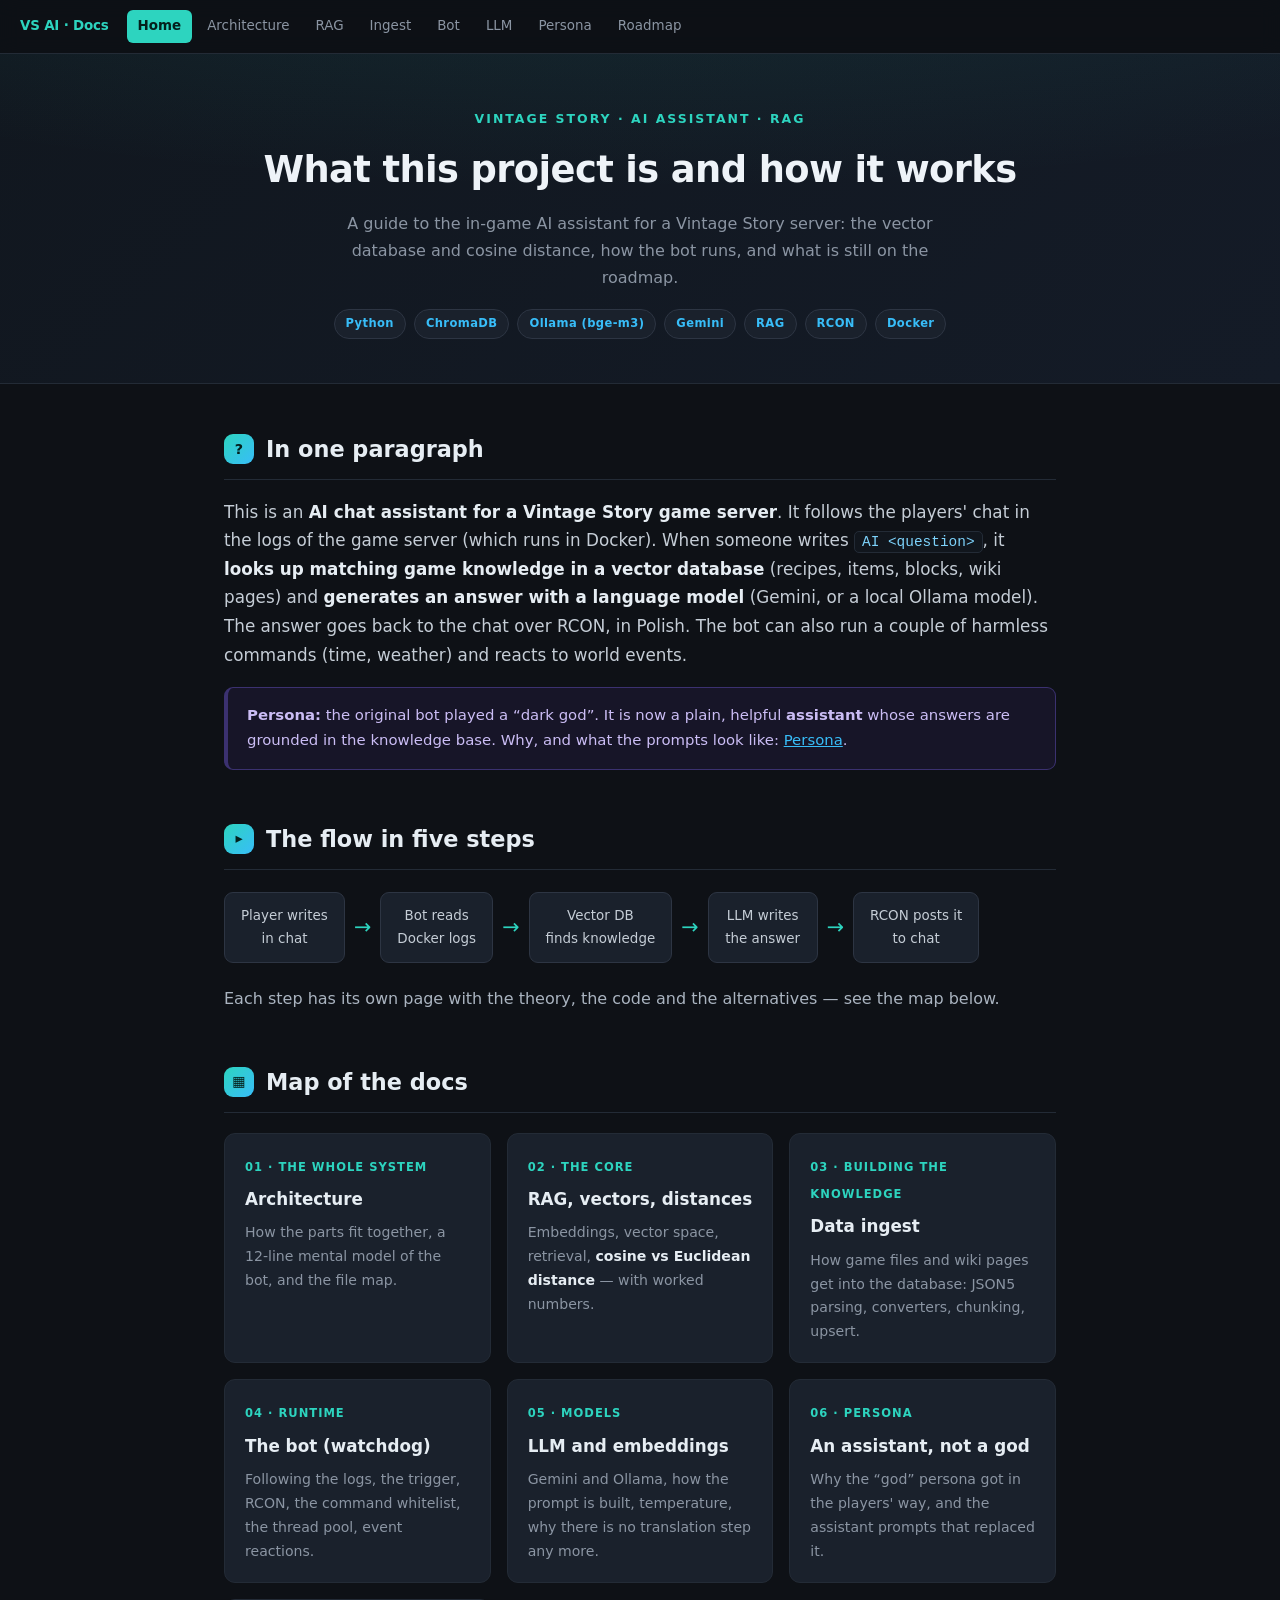
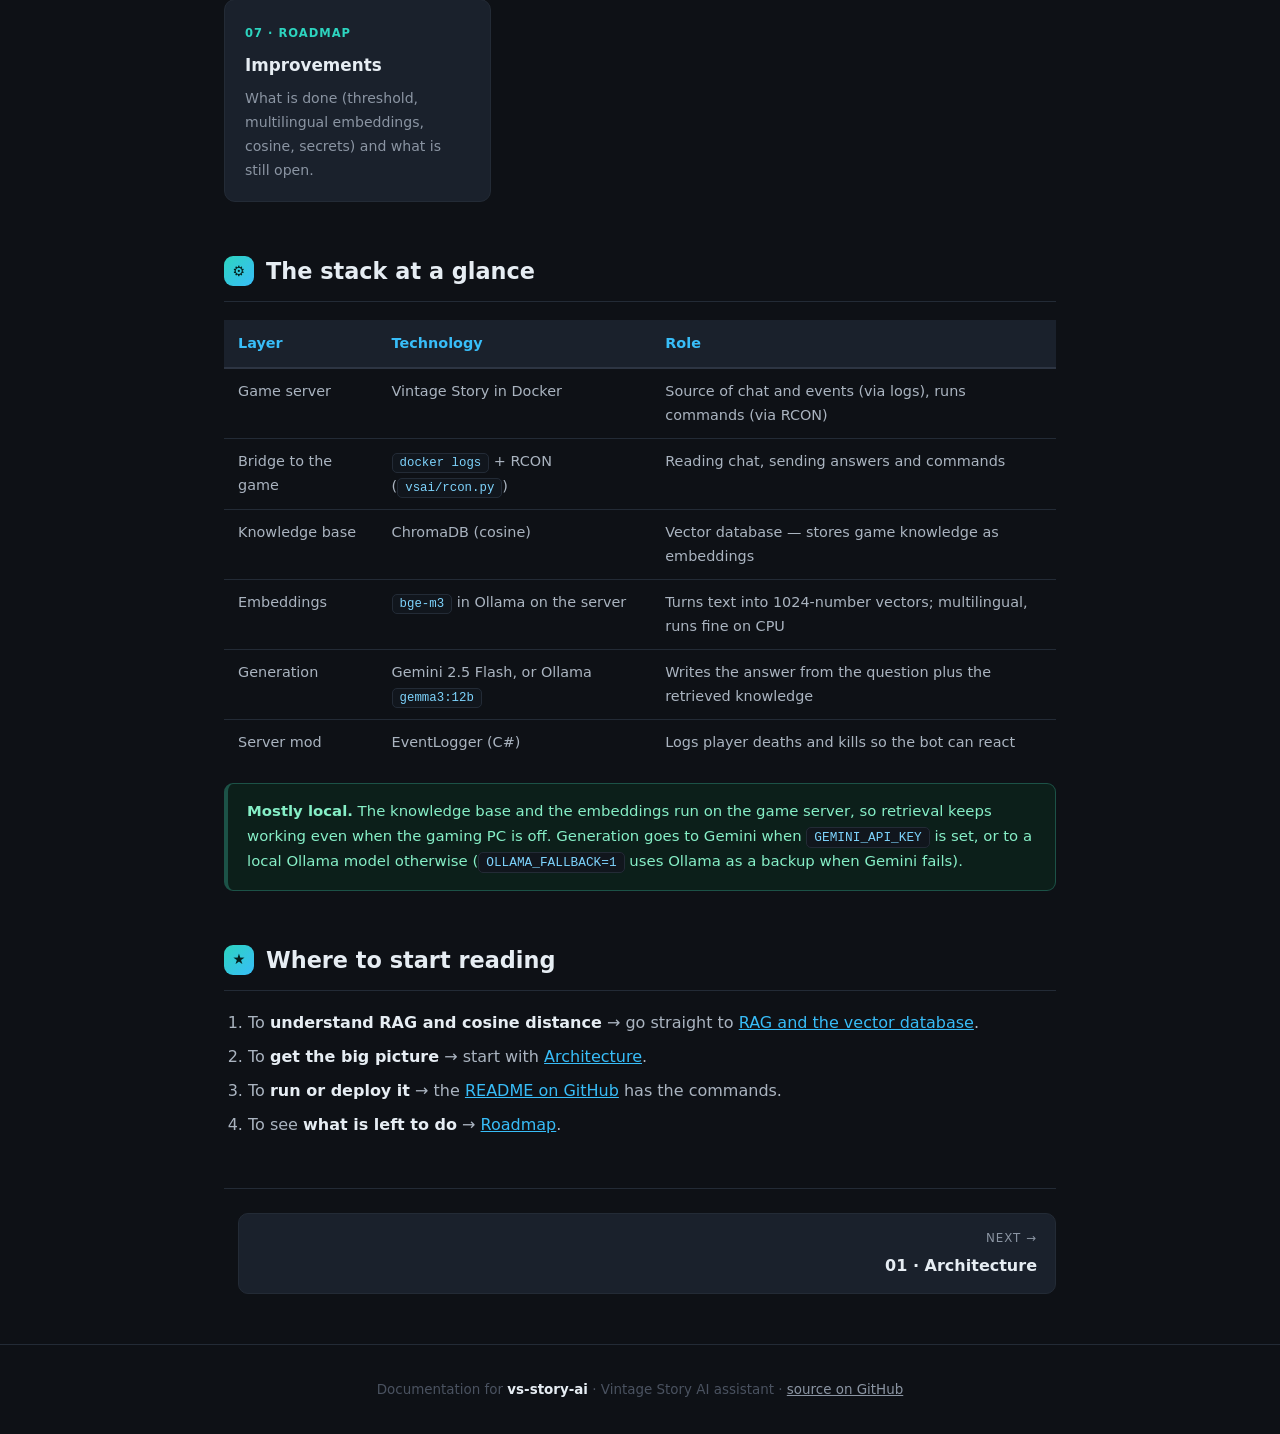
<file: docs/index.html>
<!DOCTYPE html>
<html lang="en">
<head>
<meta charset="UTF-8">
<meta name="viewport" content="width=device-width, initial-scale=1.0">
<title>Docs · VS AI Assistant</title>
<link rel="stylesheet" href="assets/style.css">
</head>
<body>

<nav class="topnav">
    <span class="brand">VS AI · Docs</span>
    <a href="index.html" class="active">Home</a>
    <a href="01-architecture.html">Architecture</a>
    <a href="02-rag.html">RAG</a>
    <a href="03-ingest.html">Ingest</a>
    <a href="04-bot.html">Bot</a>
    <a href="05-llm.html">LLM</a>
    <a href="06-persona.html">Persona</a>
    <a href="07-roadmap.html">Roadmap</a>
</nav>

<header class="page">
    <div class="eyebrow">Vintage Story · AI assistant · RAG</div>
    <h1>What this project is and how it works</h1>
    <p class="sub">A guide to the in-game AI assistant for a Vintage Story server:
    the vector database and cosine distance, how the bot runs, and what is still on the roadmap.</p>
    <div class="badges">
        <span class="badge">Python</span>
        <span class="badge">ChromaDB</span>
        <span class="badge">Ollama (bge-m3)</span>
        <span class="badge">Gemini</span>
        <span class="badge">RAG</span>
        <span class="badge">RCON</span>
        <span class="badge">Docker</span>
    </div>
</header>

<main>

    <section>
        <h2><span class="num">?</span> In one paragraph</h2>
        <p class="lead">
            This is an <strong>AI chat assistant for a Vintage Story game server</strong>.
            It follows the players' chat in the logs of the game server (which runs in Docker). When someone writes
            <code>AI &lt;question&gt;</code>, it <strong>looks up matching game knowledge in a vector database</strong>
            (recipes, items, blocks, wiki pages) and <strong>generates an answer with a language model</strong>
            (Gemini, or a local Ollama model). The answer goes back to the chat over RCON, in Polish.
            The bot can also run a couple of harmless commands (time, weather) and reacts to world events.
        </p>

        <div class="box note">
            <strong>Persona:</strong> the original bot played a “dark god”. It is now a plain, helpful
            <strong>assistant</strong> whose answers are grounded in the knowledge base. Why, and what the prompts look like:
            <a href="06-persona.html">Persona</a>.
        </div>
    </section>

    <section>
        <h2><span class="num">▸</span> The flow in five steps</h2>
        <div class="flow">
            <div class="flow-step">Player writes<br>in chat</div>
            <div class="flow-arrow">→</div>
            <div class="flow-step">Bot reads<br>Docker logs</div>
            <div class="flow-arrow">→</div>
            <div class="flow-step">Vector DB<br>finds knowledge</div>
            <div class="flow-arrow">→</div>
            <div class="flow-step">LLM writes<br>the answer</div>
            <div class="flow-arrow">→</div>
            <div class="flow-step">RCON posts it<br>to chat</div>
        </div>
        <p>Each step has its own page with the theory, the code and the alternatives — see the map below.</p>
    </section>

    <section>
        <h2><span class="num">▦</span> Map of the docs</h2>
        <div class="grid cols-2">
            <a class="card" href="01-architecture.html">
                <span class="k">01 · The whole system</span>
                <h3>Architecture</h3>
                <p>How the parts fit together, a 12-line mental model of the bot, and the file map.</p>
            </a>
            <a class="card" href="02-rag.html">
                <span class="k">02 · The core</span>
                <h3>RAG, vectors, distances</h3>
                <p>Embeddings, vector space, retrieval, <strong>cosine vs Euclidean distance</strong> — with worked numbers.</p>
            </a>
            <a class="card" href="03-ingest.html">
                <span class="k">03 · Building the knowledge</span>
                <h3>Data ingest</h3>
                <p>How game files and wiki pages get into the database: JSON5 parsing, converters, chunking, upsert.</p>
            </a>
            <a class="card" href="04-bot.html">
                <span class="k">04 · Runtime</span>
                <h3>The bot (watchdog)</h3>
                <p>Following the logs, the trigger, RCON, the command whitelist, the thread pool, event reactions.</p>
            </a>
            <a class="card" href="05-llm.html">
                <span class="k">05 · Models</span>
                <h3>LLM and embeddings</h3>
                <p>Gemini and Ollama, how the prompt is built, temperature, why there is no translation step any more.</p>
            </a>
            <a class="card" href="06-persona.html">
                <span class="k">06 · Persona</span>
                <h3>An assistant, not a god</h3>
                <p>Why the “god” persona got in the players' way, and the assistant prompts that replaced it.</p>
            </a>
            <a class="card" href="07-roadmap.html">
                <span class="k">07 · Roadmap</span>
                <h3>Improvements</h3>
                <p>What is done (threshold, multilingual embeddings, cosine, secrets) and what is still open.</p>
            </a>
        </div>
    </section>

    <section>
        <h2><span class="num">⚙</span> The stack at a glance</h2>
        <table>
            <thead><tr><th>Layer</th><th>Technology</th><th>Role</th></tr></thead>
            <tbody>
                <tr><td>Game server</td><td>Vintage Story in Docker</td><td>Source of chat and events (via logs), runs commands (via RCON)</td></tr>
                <tr><td>Bridge to the game</td><td><code>docker logs</code> + RCON (<code>vsai/rcon.py</code>)</td><td>Reading chat, sending answers and commands</td></tr>
                <tr><td>Knowledge base</td><td>ChromaDB (cosine)</td><td>Vector database — stores game knowledge as embeddings</td></tr>
                <tr><td>Embeddings</td><td><code>bge-m3</code> in Ollama on the server</td><td>Turns text into 1024-number vectors; multilingual, runs fine on CPU</td></tr>
                <tr><td>Generation</td><td>Gemini 2.5 Flash, or Ollama <code>gemma3:12b</code></td><td>Writes the answer from the question plus the retrieved knowledge</td></tr>
                <tr><td>Server mod</td><td>EventLogger (C#)</td><td>Logs player deaths and kills so the bot can react</td></tr>
            </tbody>
        </table>
        <div class="box tip">
            <strong>Mostly local.</strong> The knowledge base and the embeddings run on the game server, so retrieval keeps working
            even when the gaming PC is off. Generation goes to Gemini when <code>GEMINI_API_KEY</code> is set, or to a local
            Ollama model otherwise (<code>OLLAMA_FALLBACK=1</code> uses Ollama as a backup when Gemini fails).
        </div>
    </section>

    <section>
        <h2><span class="num">★</span> Where to start reading</h2>
        <ol>
            <li>To <strong>understand RAG and cosine distance</strong> → go straight to <a href="02-rag.html">RAG and the vector database</a>.</li>
            <li>To <strong>get the big picture</strong> → start with <a href="01-architecture.html">Architecture</a>.</li>
            <li>To <strong>run or deploy it</strong> → the <a href="https://github.com/Darkobus/vs-story-ai-implementation#readme">README on GitHub</a> has the commands.</li>
            <li>To see <strong>what is left to do</strong> → <a href="07-roadmap.html">Roadmap</a>.</li>
        </ol>
    </section>

    <div class="pager">
        <span></span>
        <a class="next" href="01-architecture.html">
            <div class="dir">Next →</div>
            <div class="ttl">01 · Architecture</div>
        </a>
    </div>

</main>

<footer class="page">
    Documentation for <strong>vs-story-ai</strong> · Vintage Story AI assistant · <a href="https://github.com/Darkobus/vs-story-ai-implementation">source on GitHub</a>
</footer>

</body>
</html>
</file>
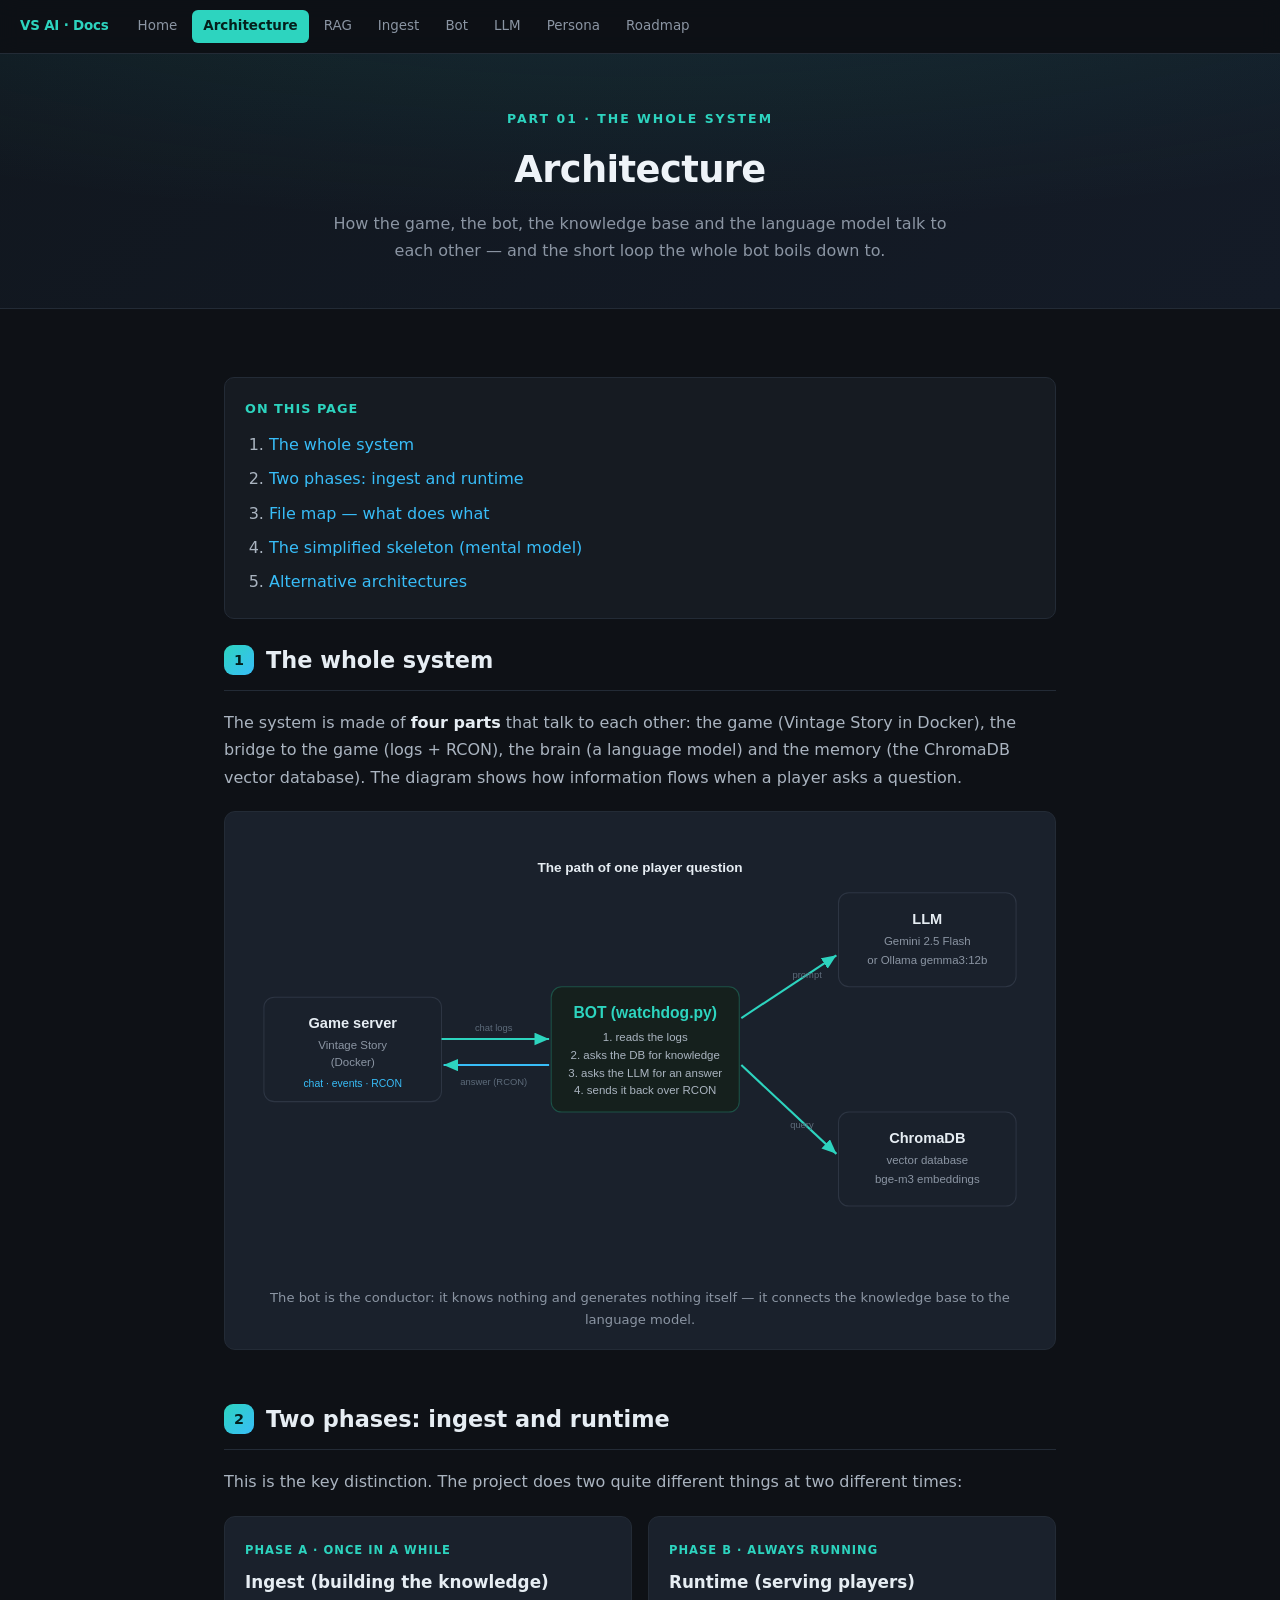
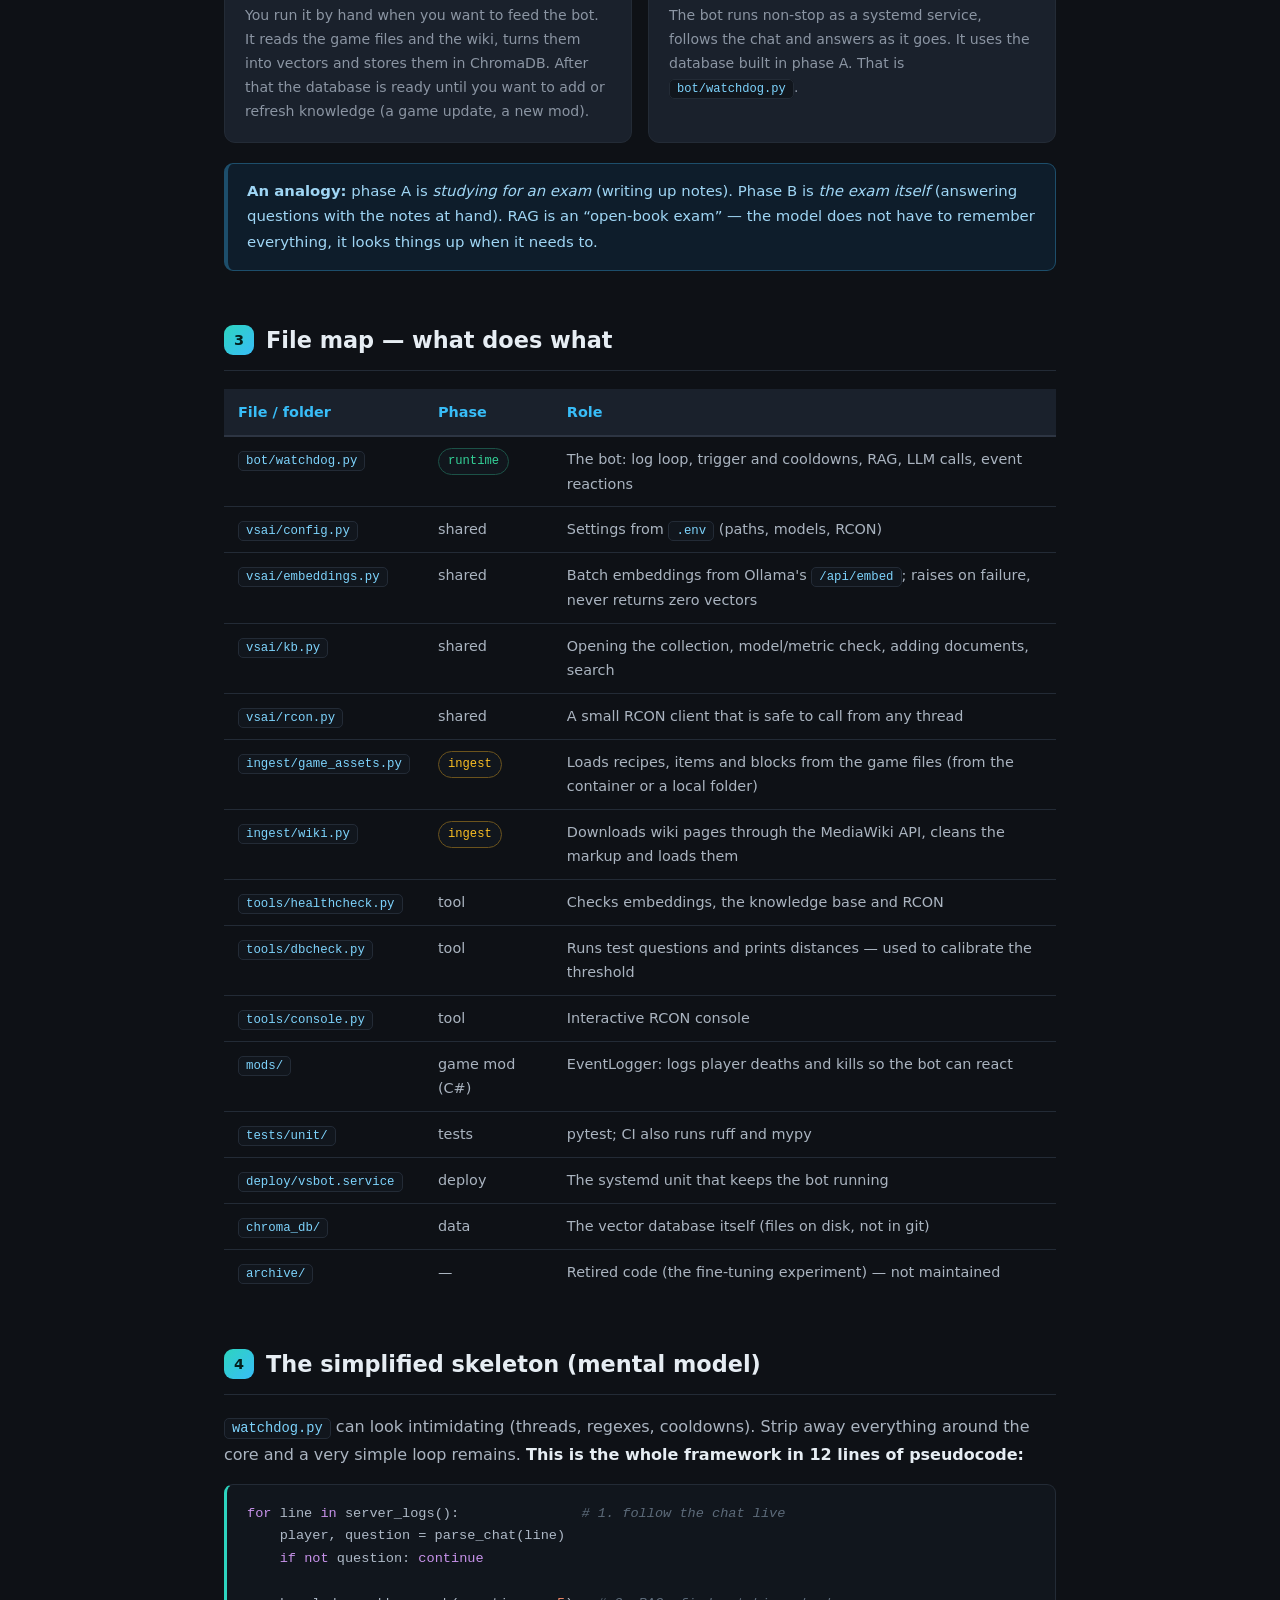
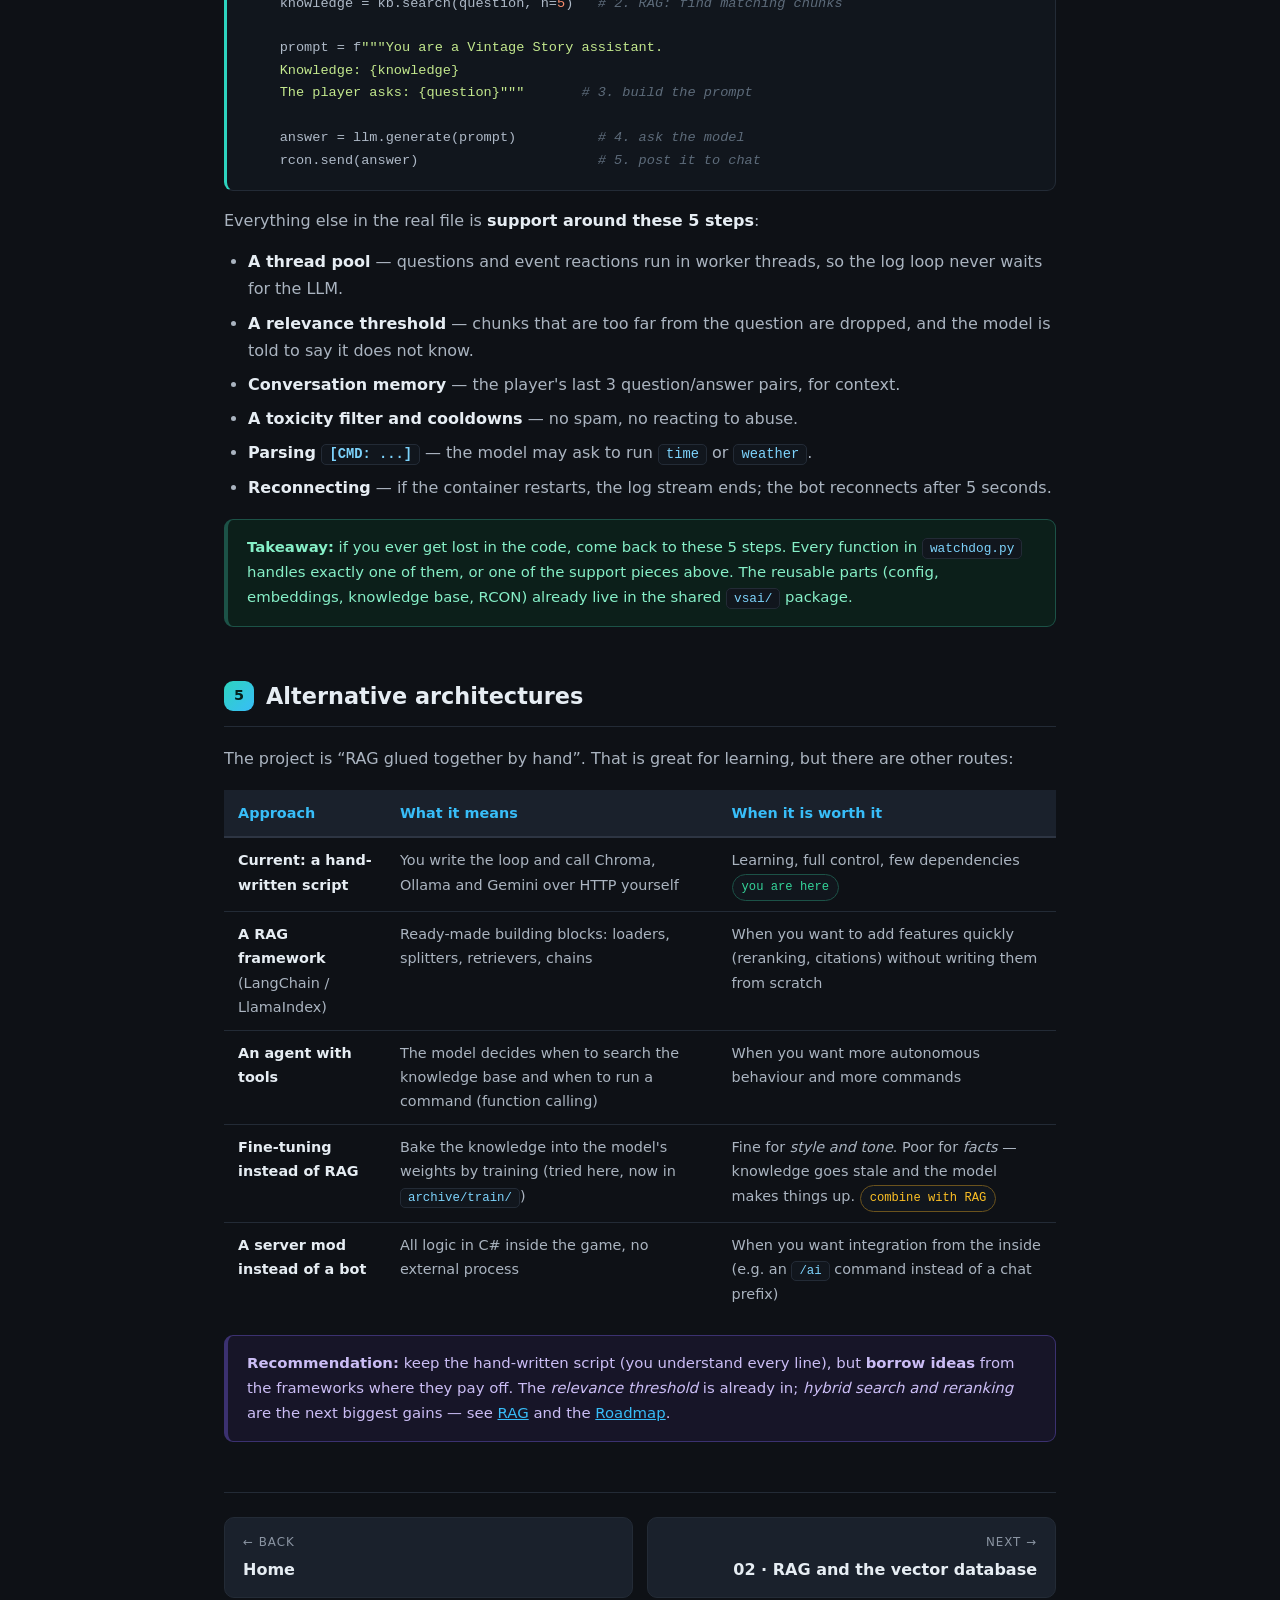
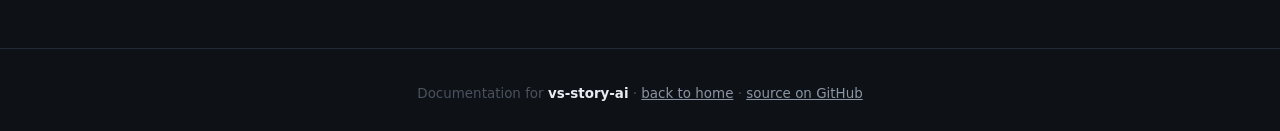
<file: docs/01-architecture.html>
<!DOCTYPE html>
<html lang="en">
<head>
<meta charset="UTF-8">
<meta name="viewport" content="width=device-width, initial-scale=1.0">
<title>Architecture · VS AI Assistant</title>
<link rel="stylesheet" href="assets/style.css">
</head>
<body>

<nav class="topnav">
    <span class="brand">VS AI · Docs</span>
    <a href="index.html">Home</a>
    <a href="01-architecture.html" class="active">Architecture</a>
    <a href="02-rag.html">RAG</a>
    <a href="03-ingest.html">Ingest</a>
    <a href="04-bot.html">Bot</a>
    <a href="05-llm.html">LLM</a>
    <a href="06-persona.html">Persona</a>
    <a href="07-roadmap.html">Roadmap</a>
</nav>

<header class="page">
    <div class="eyebrow">Part 01 · The whole system</div>
    <h1>Architecture</h1>
    <p class="sub">How the game, the bot, the knowledge base and the language model talk to each other —
    and the short loop the whole bot boils down to.</p>
</header>

<main>

    <div class="toc">
        <strong>On this page</strong>
        <ol>
            <li><a href="#overview">The whole system</a></li>
            <li><a href="#phases">Two phases: ingest and runtime</a></li>
            <li><a href="#files">File map — what does what</a></li>
            <li><a href="#skeleton">The simplified skeleton (mental model)</a></li>
            <li><a href="#alternatives">Alternative architectures</a></li>
        </ol>
    </div>

    <section id="overview">
        <h2><span class="num">1</span> The whole system</h2>
        <p>
            The system is made of <strong>four parts</strong> that talk to each other: the game (Vintage Story in Docker),
            the bridge to the game (logs + RCON), the brain (a language model) and the memory (the ChromaDB vector database).
            The diagram shows how information flows when a player asks a question.
        </p>

        <div class="svg-wrap">
        <svg viewBox="0 0 760 420" xmlns="http://www.w3.org/2000/svg" width="100%" font-family="Segoe UI, sans-serif">
            <defs>
                <marker id="arr" markerWidth="9" markerHeight="9" refX="7" refY="3" orient="auto">
                    <path d="M0,0 L7,3 L0,6 Z" fill="#2dd4bf"/>
                </marker>
            </defs>
            <!-- Game -->
            <rect x="20" y="160" width="170" height="100" rx="10" fill="#1a212c" stroke="#2d3543"/>
            <text x="105" y="190" fill="#e6edf3" font-size="14" font-weight="700" text-anchor="middle">Game server</text>
            <text x="105" y="210" fill="#8b95a3" font-size="11" text-anchor="middle">Vintage Story</text>
            <text x="105" y="226" fill="#8b95a3" font-size="11" text-anchor="middle">(Docker)</text>
            <text x="105" y="246" fill="#38bdf8" font-size="10" text-anchor="middle">chat · events · RCON</text>

            <!-- Bot -->
            <rect x="295" y="150" width="180" height="120" rx="10" fill="#15201d" stroke="#1c5247"/>
            <text x="385" y="180" fill="#2dd4bf" font-size="15" font-weight="700" text-anchor="middle">BOT (watchdog.py)</text>
            <text x="385" y="202" fill="#aab4c0" font-size="11" text-anchor="middle">1. reads the logs</text>
            <text x="385" y="219" fill="#aab4c0" font-size="11" text-anchor="middle">2. asks the DB for knowledge</text>
            <text x="385" y="236" fill="#aab4c0" font-size="11" text-anchor="middle">3. asks the LLM for an answer</text>
            <text x="385" y="253" fill="#aab4c0" font-size="11" text-anchor="middle">4. sends it back over RCON</text>

            <!-- LLM -->
            <rect x="570" y="60" width="170" height="90" rx="10" fill="#1a212c" stroke="#2d3543"/>
            <text x="655" y="90" fill="#e6edf3" font-size="14" font-weight="700" text-anchor="middle">LLM</text>
            <text x="655" y="110" fill="#8b95a3" font-size="11" text-anchor="middle">Gemini 2.5 Flash</text>
            <text x="655" y="128" fill="#8b95a3" font-size="11" text-anchor="middle">or Ollama gemma3:12b</text>

            <!-- Chroma -->
            <rect x="570" y="270" width="170" height="90" rx="10" fill="#1a212c" stroke="#2d3543"/>
            <text x="655" y="300" fill="#e6edf3" font-size="14" font-weight="700" text-anchor="middle">ChromaDB</text>
            <text x="655" y="320" fill="#8b95a3" font-size="11" text-anchor="middle">vector database</text>
            <text x="655" y="338" fill="#8b95a3" font-size="11" text-anchor="middle">bge-m3 embeddings</text>

            <!-- arrows -->
            <line x1="190" y1="200" x2="293" y2="200" stroke="#2dd4bf" stroke-width="2" marker-end="url(#arr)"/>
            <text x="240" y="192" fill="#5d6b7a" font-size="9" text-anchor="middle">chat logs</text>
            <line x1="293" y1="225" x2="192" y2="225" stroke="#38bdf8" stroke-width="2" marker-end="url(#arr)"/>
            <text x="240" y="244" fill="#5d6b7a" font-size="9" text-anchor="middle">answer (RCON)</text>

            <line x1="477" y1="180" x2="568" y2="120" stroke="#2dd4bf" stroke-width="2" marker-end="url(#arr)"/>
            <text x="540" y="142" fill="#5d6b7a" font-size="9" text-anchor="middle">prompt</text>
            <line x1="477" y1="225" x2="568" y2="310" stroke="#2dd4bf" stroke-width="2" marker-end="url(#arr)"/>
            <text x="535" y="285" fill="#5d6b7a" font-size="9" text-anchor="middle">query</text>

            <text x="380" y="40" fill="#e6edf3" font-size="13" font-weight="700" text-anchor="middle">The path of one player question</text>
        </svg>
        <div class="cap">The bot is the conductor: it knows nothing and generates nothing itself — it connects the knowledge base to the language model.</div>
        </div>
    </section>

    <section id="phases">
        <h2><span class="num">2</span> Two phases: ingest and runtime</h2>
        <p>This is the key distinction. The project does two quite different things at two different times:</p>

        <div class="grid cols-2">
            <div class="card">
                <span class="k">Phase A · once in a while</span>
                <h3>Ingest (building the knowledge)</h3>
                <p>You run it by hand when you want to feed the bot. It reads the game files and the wiki, turns them into
                vectors and stores them in ChromaDB. After that the database is ready until you want to add or refresh knowledge
                (a game update, a new mod).</p>
            </div>
            <div class="card">
                <span class="k">Phase B · always running</span>
                <h3>Runtime (serving players)</h3>
                <p>The bot runs non-stop as a systemd service, follows the chat and answers as it goes. It uses the database
                built in phase A. That is <code>bot/watchdog.py</code>.</p>
            </div>
        </div>

        <div class="box info">
            <strong>An analogy:</strong> phase A is <em>studying for an exam</em> (writing up notes). Phase B is <em>the exam itself</em>
            (answering questions with the notes at hand). RAG is an “open-book exam” — the model does not have to remember everything,
            it looks things up when it needs to.
        </div>
    </section>

    <section id="files">
        <h2><span class="num">3</span> File map — what does what</h2>
        <table>
            <thead><tr><th>File / folder</th><th>Phase</th><th>Role</th></tr></thead>
            <tbody>
                <tr><td><code>bot/watchdog.py</code></td><td><span class="pill green">runtime</span></td><td>The bot: log loop, trigger and cooldowns, RAG, LLM calls, event reactions</td></tr>
                <tr><td><code>vsai/config.py</code></td><td>shared</td><td>Settings from <code>.env</code> (paths, models, RCON)</td></tr>
                <tr><td><code>vsai/embeddings.py</code></td><td>shared</td><td>Batch embeddings from Ollama's <code>/api/embed</code>; raises on failure, never returns zero vectors</td></tr>
                <tr><td><code>vsai/kb.py</code></td><td>shared</td><td>Opening the collection, model/metric check, adding documents, search</td></tr>
                <tr><td><code>vsai/rcon.py</code></td><td>shared</td><td>A small RCON client that is safe to call from any thread</td></tr>
                <tr><td><code>ingest/game_assets.py</code></td><td><span class="pill amber">ingest</span></td><td>Loads recipes, items and blocks from the game files (from the container or a local folder)</td></tr>
                <tr><td><code>ingest/wiki.py</code></td><td><span class="pill amber">ingest</span></td><td>Downloads wiki pages through the MediaWiki API, cleans the markup and loads them</td></tr>
                <tr><td><code>tools/healthcheck.py</code></td><td>tool</td><td>Checks embeddings, the knowledge base and RCON</td></tr>
                <tr><td><code>tools/dbcheck.py</code></td><td>tool</td><td>Runs test questions and prints distances — used to calibrate the threshold</td></tr>
                <tr><td><code>tools/console.py</code></td><td>tool</td><td>Interactive RCON console</td></tr>
                <tr><td><code>mods/</code></td><td>game mod (C#)</td><td>EventLogger: logs player deaths and kills so the bot can react</td></tr>
                <tr><td><code>tests/unit/</code></td><td>tests</td><td>pytest; CI also runs ruff and mypy</td></tr>
                <tr><td><code>deploy/vsbot.service</code></td><td>deploy</td><td>The systemd unit that keeps the bot running</td></tr>
                <tr><td><code>chroma_db/</code></td><td>data</td><td>The vector database itself (files on disk, not in git)</td></tr>
                <tr><td><code>archive/</code></td><td>—</td><td>Retired code (the fine-tuning experiment) — not maintained</td></tr>
            </tbody>
        </table>
    </section>

    <section id="skeleton">
        <h2><span class="num">4</span> The simplified skeleton (mental model)</h2>
        <p>
            <code>watchdog.py</code> can look intimidating (threads, regexes, cooldowns). Strip away everything around the core
            and a very simple loop remains. <strong>This is the whole framework in 12 lines of pseudocode:</strong>
        </p>

        <pre><code><span class="keyword">for</span> line <span class="keyword">in</span> server_logs():               <span class="comment"># 1. follow the chat live</span>
    player, question = parse_chat(line)
    <span class="keyword">if</span> <span class="keyword">not</span> question: <span class="keyword">continue</span>

    knowledge = kb.search(question, n=<span class="number">5</span>)   <span class="comment"># 2. RAG: find matching chunks</span>

    prompt = f<span class="string">"""You are a Vintage Story assistant.
    Knowledge: {knowledge}
    The player asks: {question}"""</span>       <span class="comment"># 3. build the prompt</span>

    answer = llm.generate(prompt)          <span class="comment"># 4. ask the model</span>
    rcon.send(answer)                      <span class="comment"># 5. post it to chat</span></code></pre>

        <p>Everything else in the real file is <strong>support around these 5 steps</strong>:</p>
        <ul>
            <li><strong>A thread pool</strong> — questions and event reactions run in worker threads, so the log loop never waits for the LLM.</li>
            <li><strong>A relevance threshold</strong> — chunks that are too far from the question are dropped, and the model is told to say it does not know.</li>
            <li><strong>Conversation memory</strong> — the player's last 3 question/answer pairs, for context.</li>
            <li><strong>A toxicity filter and cooldowns</strong> — no spam, no reacting to abuse.</li>
            <li><strong>Parsing <code>[CMD: ...]</code></strong> — the model may ask to run <code>time</code> or <code>weather</code>.</li>
            <li><strong>Reconnecting</strong> — if the container restarts, the log stream ends; the bot reconnects after 5 seconds.</li>
        </ul>

        <div class="box tip">
            <strong>Takeaway:</strong> if you ever get lost in the code, come back to these 5 steps.
            Every function in <code>watchdog.py</code> handles exactly one of them, or one of the support pieces above.
            The reusable parts (config, embeddings, knowledge base, RCON) already live in the shared <code>vsai/</code> package.
        </div>
    </section>

    <section id="alternatives">
        <h2><span class="num">5</span> Alternative architectures</h2>
        <p>The project is “RAG glued together by hand”. That is great for learning, but there are other routes:</p>

        <table>
            <thead><tr><th>Approach</th><th>What it means</th><th>When it is worth it</th></tr></thead>
            <tbody>
                <tr>
                    <td><strong>Current: a hand-written script</strong></td>
                    <td>You write the loop and call Chroma, Ollama and Gemini over HTTP yourself</td>
                    <td>Learning, full control, few dependencies <span class="pill green">you are here</span></td>
                </tr>
                <tr>
                    <td><strong>A RAG framework</strong><br>(LangChain / LlamaIndex)</td>
                    <td>Ready-made building blocks: loaders, splitters, retrievers, chains</td>
                    <td>When you want to add features quickly (reranking, citations) without writing them from scratch</td>
                </tr>
                <tr>
                    <td><strong>An agent with tools</strong></td>
                    <td>The model decides when to search the knowledge base and when to run a command (function calling)</td>
                    <td>When you want more autonomous behaviour and more commands</td>
                </tr>
                <tr>
                    <td><strong>Fine-tuning instead of RAG</strong></td>
                    <td>Bake the knowledge into the model's weights by training (tried here, now in <code>archive/train/</code>)</td>
                    <td>Fine for <em>style and tone</em>. Poor for <em>facts</em> — knowledge goes stale and the model makes things up. <span class="pill amber">combine with RAG</span></td>
                </tr>
                <tr>
                    <td><strong>A server mod instead of a bot</strong></td>
                    <td>All logic in C# inside the game, no external process</td>
                    <td>When you want integration from the inside (e.g. an <code>/ai</code> command instead of a chat prefix)</td>
                </tr>
            </tbody>
        </table>

        <div class="box note">
            <strong>Recommendation:</strong> keep the hand-written script (you understand every line), but
            <strong>borrow ideas</strong> from the frameworks where they pay off. The <em>relevance threshold</em> is already in;
            <em>hybrid search and reranking</em> are the next biggest gains — see <a href="02-rag.html">RAG</a> and the
            <a href="07-roadmap.html">Roadmap</a>.
        </div>
    </section>

    <div class="pager">
        <a class="prev" href="index.html">
            <div class="dir">← Back</div>
            <div class="ttl">Home</div>
        </a>
        <a class="next" href="02-rag.html">
            <div class="dir">Next →</div>
            <div class="ttl">02 · RAG and the vector database</div>
        </a>
    </div>

</main>

<footer class="page">
    Documentation for <strong>vs-story-ai</strong> · <a href="index.html">back to home</a> · <a href="https://github.com/Darkobus/vs-story-ai-implementation">source on GitHub</a>
</footer>

</body>
</html>
</file>
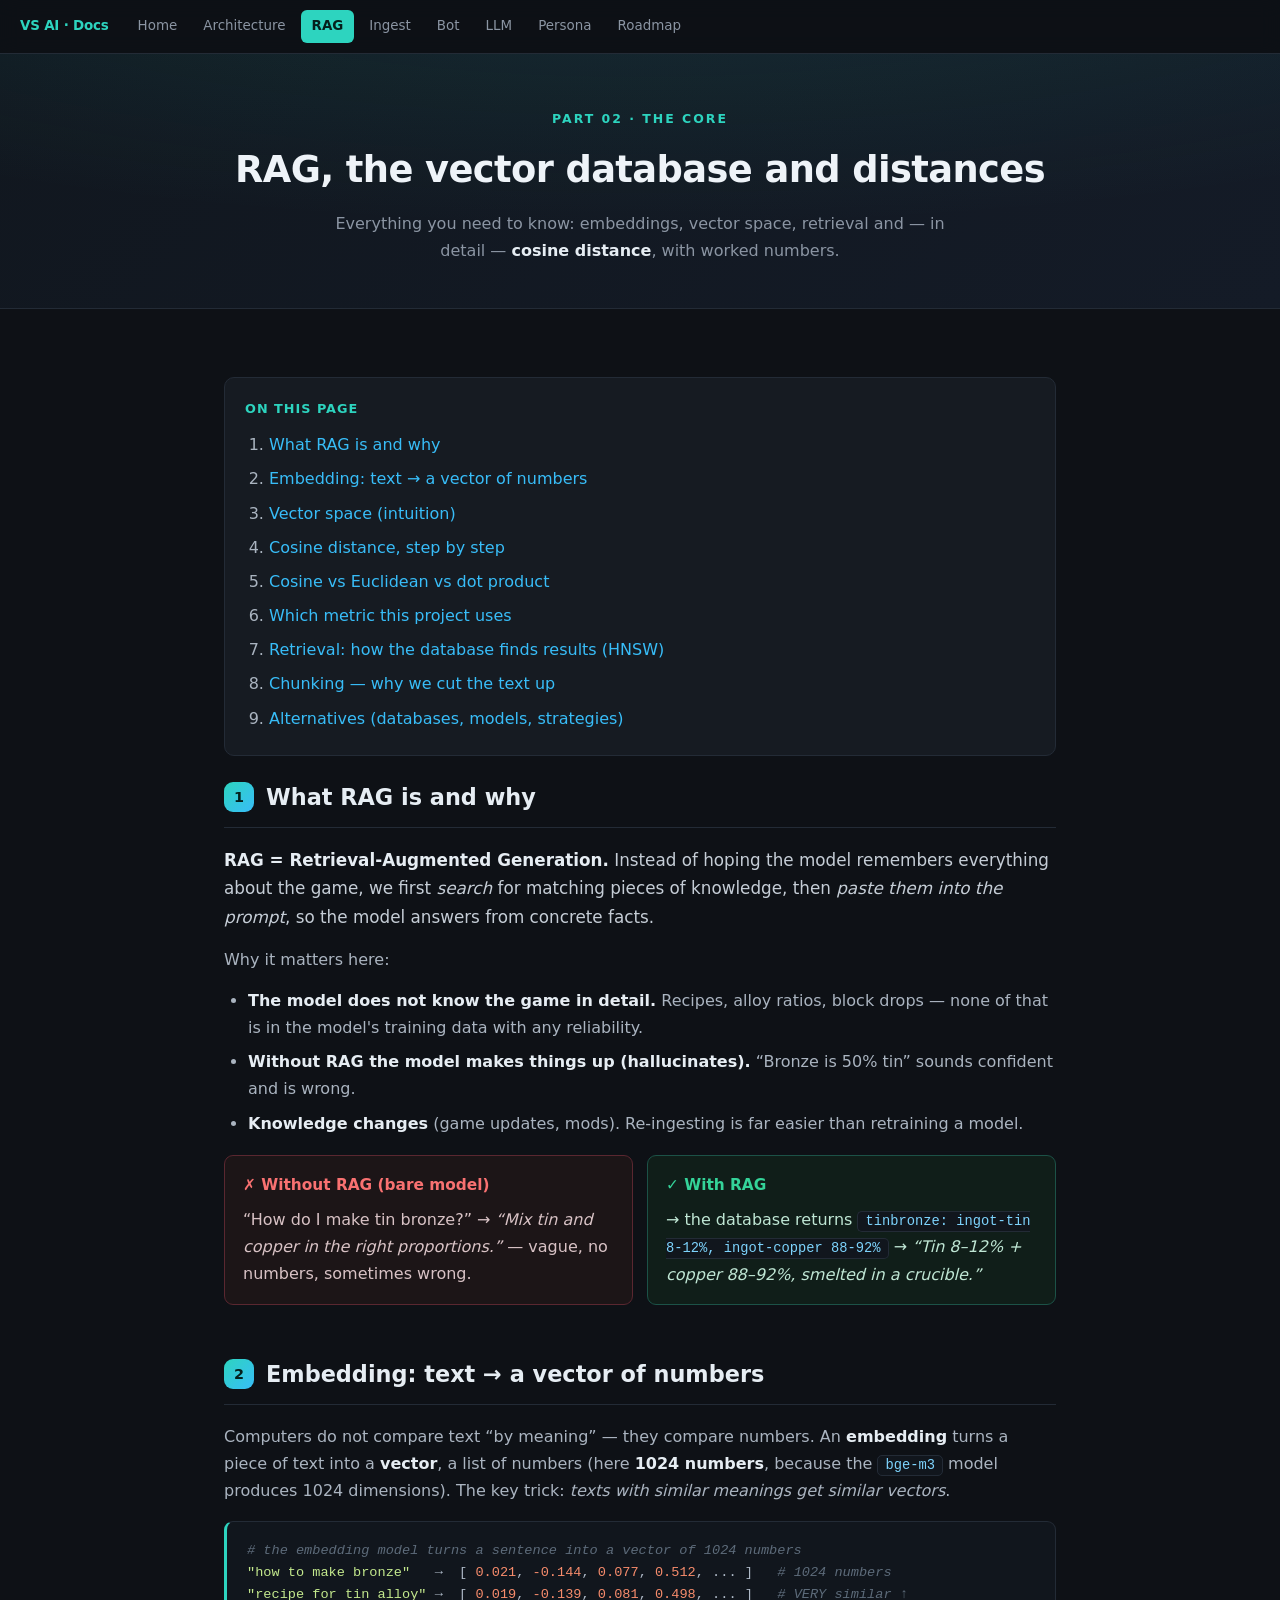
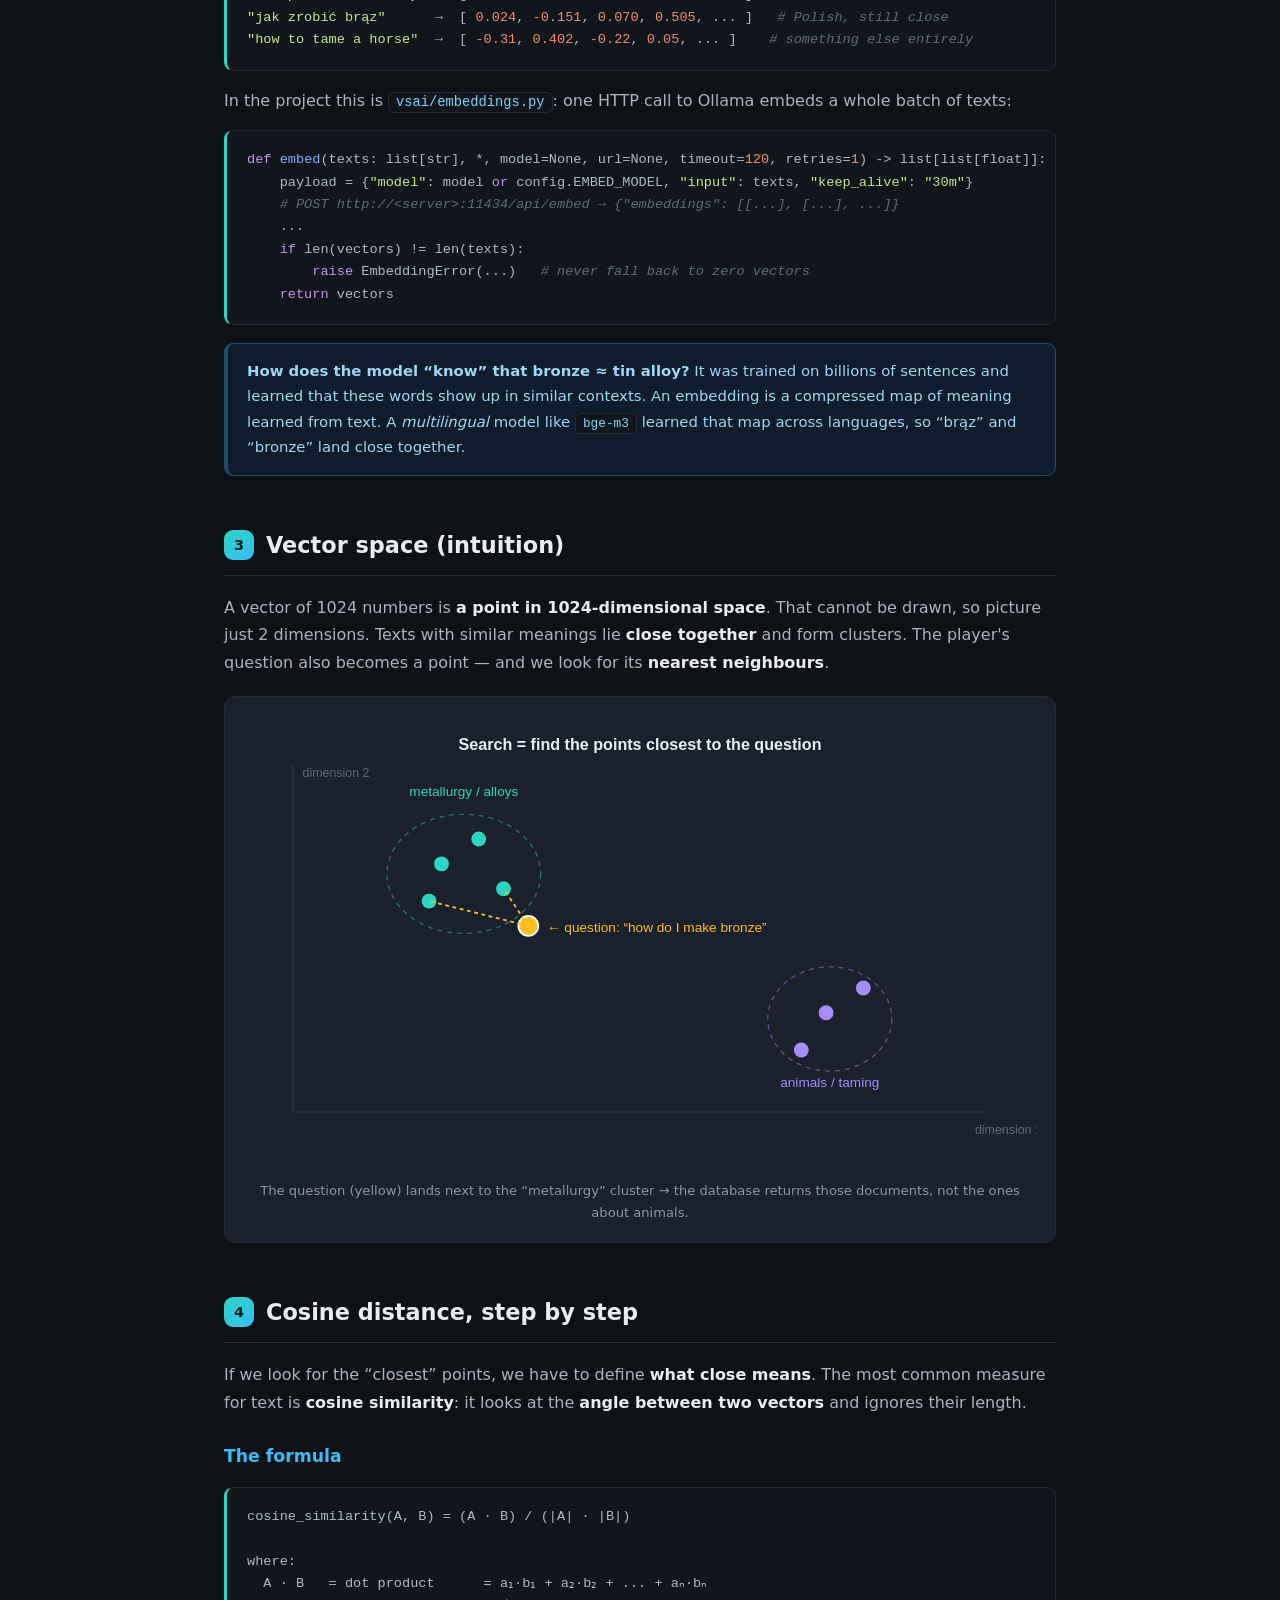
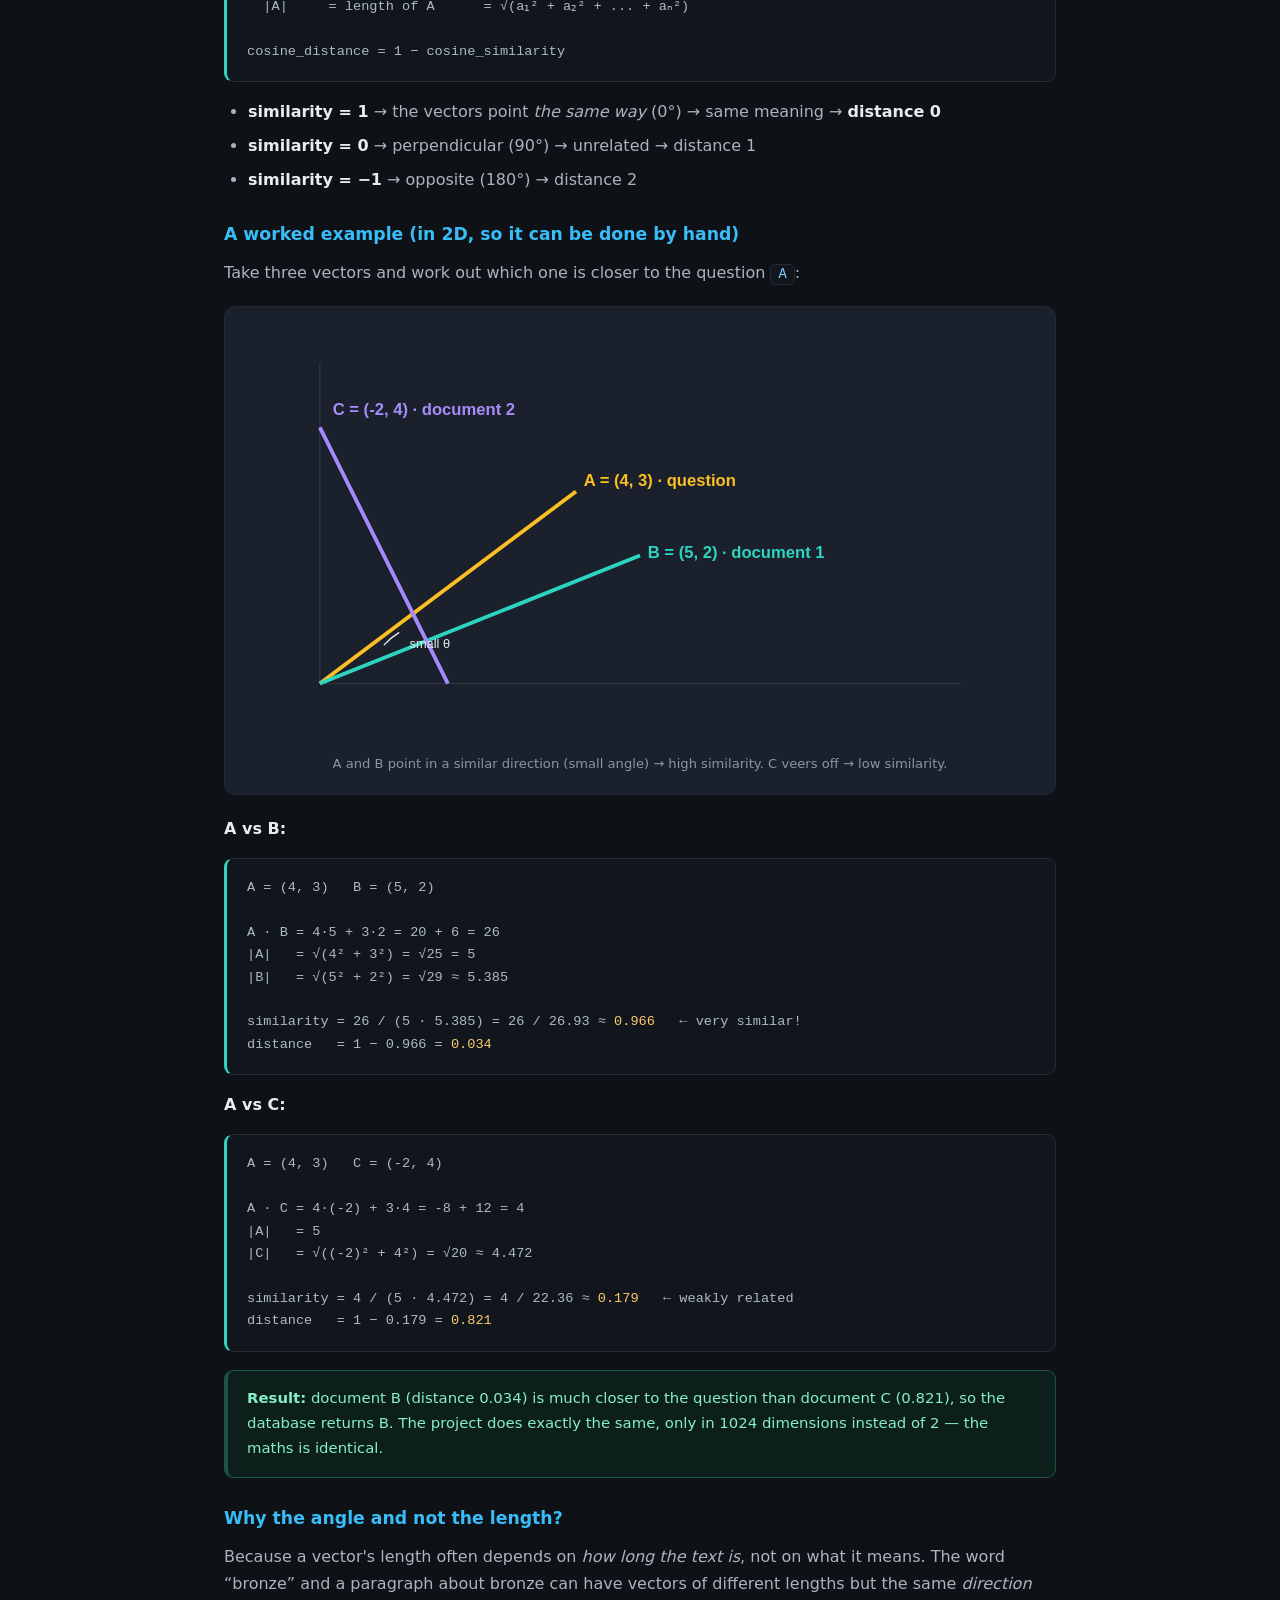
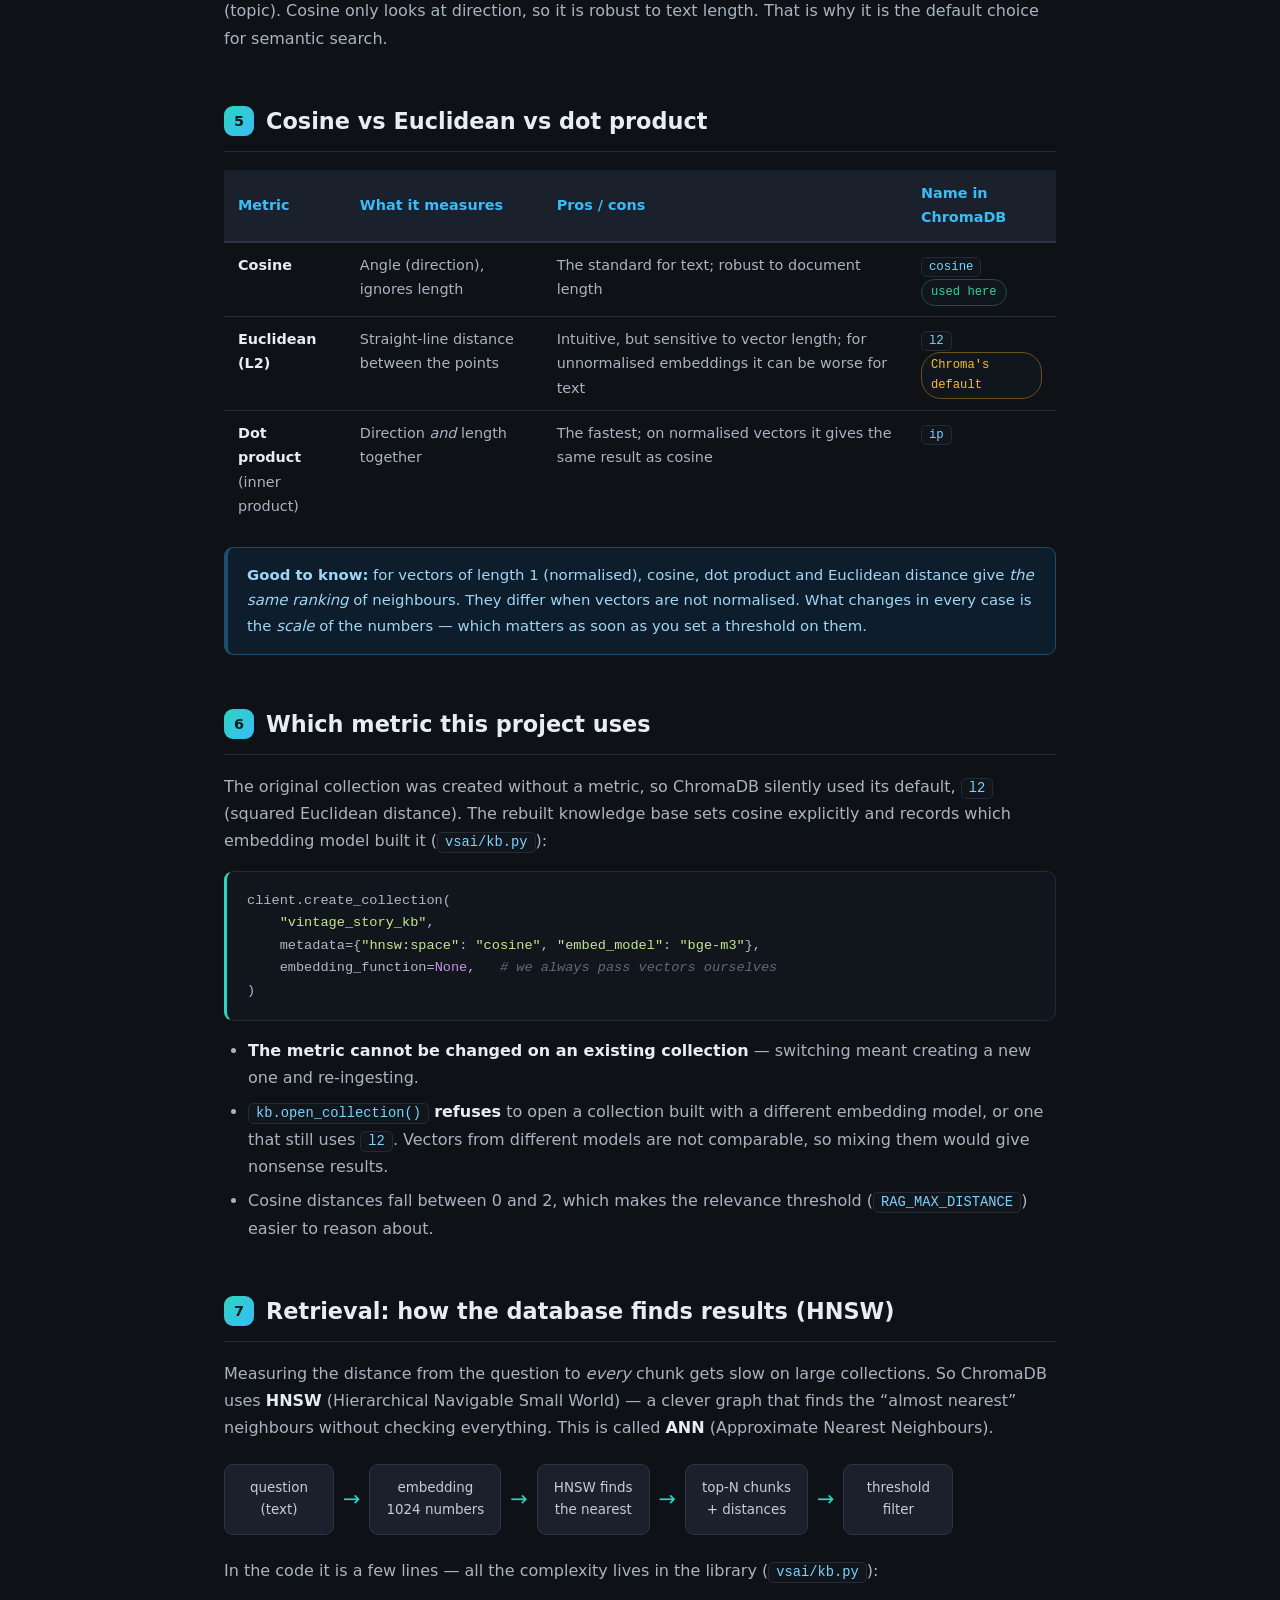
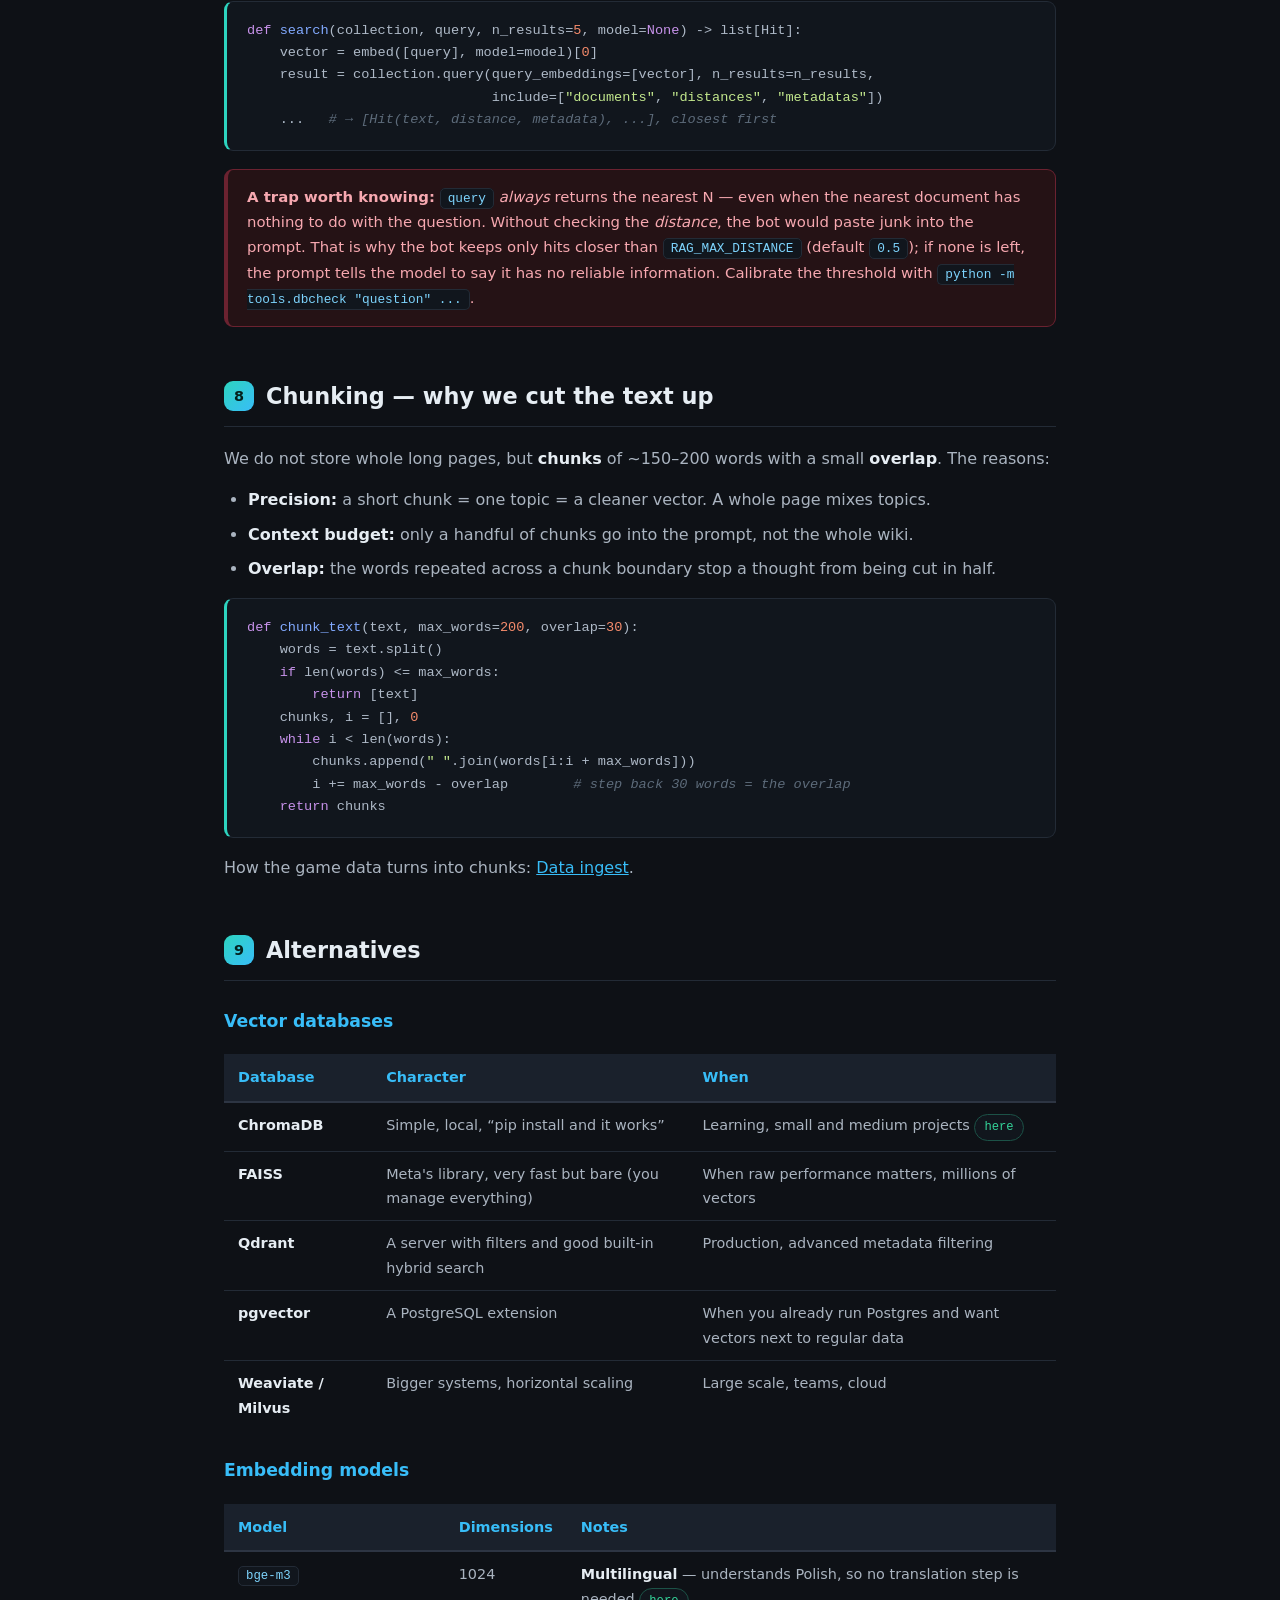
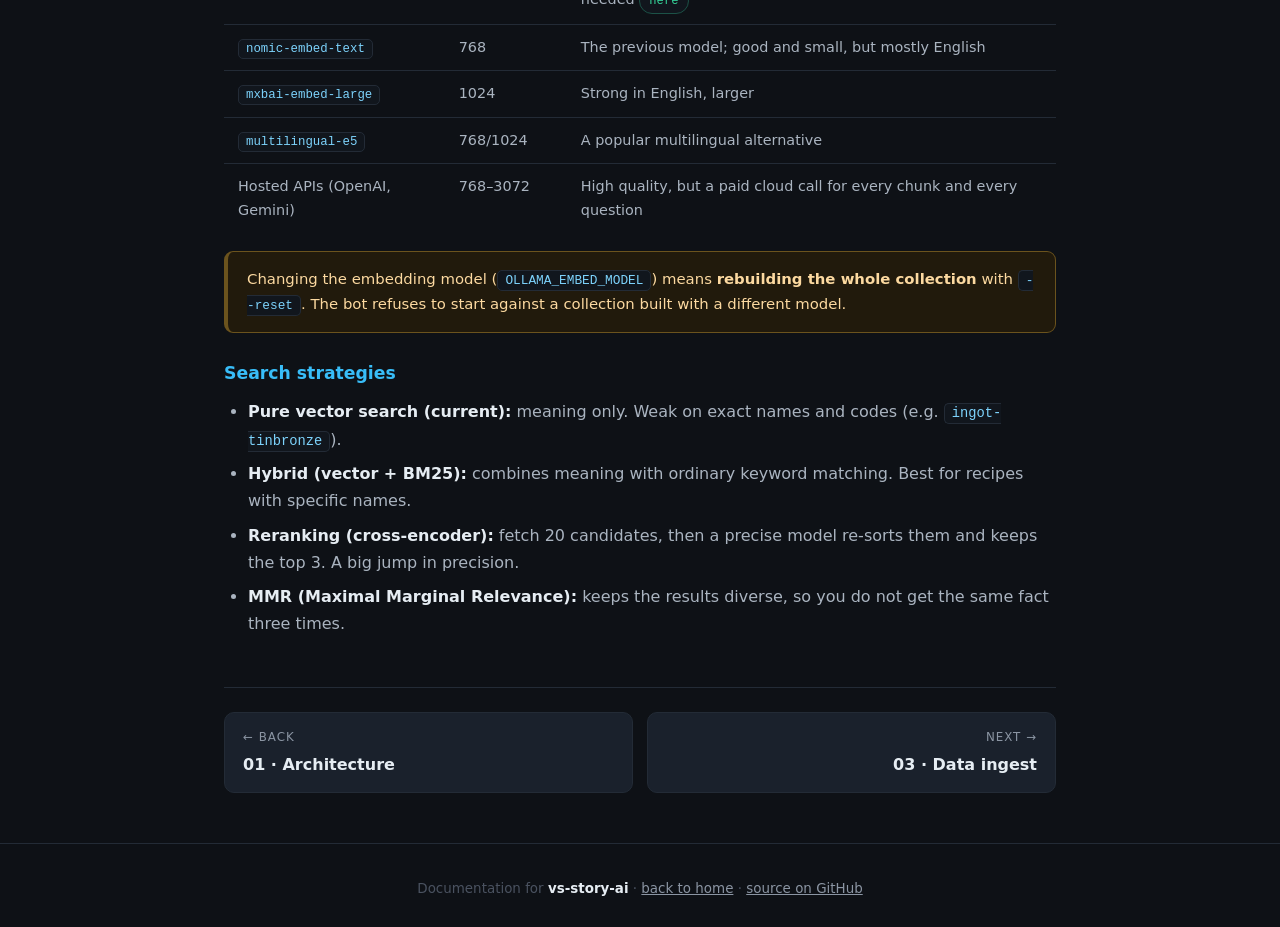
<file: docs/02-rag.html>
<!DOCTYPE html>
<html lang="en">
<head>
<meta charset="UTF-8">
<meta name="viewport" content="width=device-width, initial-scale=1.0">
<title>RAG and the vector database · VS AI Assistant</title>
<link rel="stylesheet" href="assets/style.css">
</head>
<body>

<nav class="topnav">
    <span class="brand">VS AI · Docs</span>
    <a href="index.html">Home</a>
    <a href="01-architecture.html">Architecture</a>
    <a href="02-rag.html" class="active">RAG</a>
    <a href="03-ingest.html">Ingest</a>
    <a href="04-bot.html">Bot</a>
    <a href="05-llm.html">LLM</a>
    <a href="06-persona.html">Persona</a>
    <a href="07-roadmap.html">Roadmap</a>
</nav>

<header class="page">
    <div class="eyebrow">Part 02 · The core</div>
    <h1>RAG, the vector database and distances</h1>
    <p class="sub">Everything you need to know: embeddings, vector space, retrieval and — in detail —
    <strong>cosine distance</strong>, with worked numbers.</p>
</header>

<main>

    <div class="toc">
        <strong>On this page</strong>
        <ol>
            <li><a href="#what">What RAG is and why</a></li>
            <li><a href="#embedding">Embedding: text → a vector of numbers</a></li>
            <li><a href="#space">Vector space (intuition)</a></li>
            <li><a href="#cosine">Cosine distance, step by step</a></li>
            <li><a href="#metrics">Cosine vs Euclidean vs dot product</a></li>
            <li><a href="#this-project">Which metric this project uses</a></li>
            <li><a href="#retrieval">Retrieval: how the database finds results (HNSW)</a></li>
            <li><a href="#chunking">Chunking — why we cut the text up</a></li>
            <li><a href="#alternatives">Alternatives (databases, models, strategies)</a></li>
        </ol>
    </div>

    <section id="what">
        <h2><span class="num">1</span> What RAG is and why</h2>
        <p class="lead">
            <strong>RAG = Retrieval-Augmented Generation.</strong>
            Instead of hoping the model remembers everything about the game, we first <em>search</em> for matching pieces of
            knowledge, then <em>paste them into the prompt</em>, so the model answers from concrete facts.
        </p>

        <p>Why it matters here:</p>
        <ul>
            <li><strong>The model does not know the game in detail.</strong> Recipes, alloy ratios, block drops — none of that is in the model's training data with any reliability.</li>
            <li><strong>Without RAG the model makes things up (hallucinates).</strong> “Bronze is 50% tin” sounds confident and is wrong.</li>
            <li><strong>Knowledge changes</strong> (game updates, mods). Re-ingesting is far easier than retraining a model.</li>
        </ul>

        <div class="cmp">
            <div class="before">
                <h4>✗ Without RAG (bare model)</h4>
                <p style="margin:0; color:#d8c2c5;">“How do I make tin bronze?” → <em>“Mix tin and copper in the right proportions.”</em> — vague, no numbers, sometimes wrong.</p>
            </div>
            <div class="after">
                <h4>✓ With RAG</h4>
                <p style="margin:0; color:#bfe6d4;">→ the database returns <code>tinbronze: ingot-tin 8-12%, ingot-copper 88-92%</code> → <em>“Tin 8–12% + copper 88–92%, smelted in a crucible.”</em></p>
            </div>
        </div>
    </section>

    <section id="embedding">
        <h2><span class="num">2</span> Embedding: text → a vector of numbers</h2>
        <p>
            Computers do not compare text “by meaning” — they compare numbers. An <strong>embedding</strong> turns a piece of text
            into a <strong>vector</strong>, a list of numbers (here <strong>1024 numbers</strong>, because the <code>bge-m3</code> model
            produces 1024 dimensions). The key trick: <em>texts with similar meanings get similar vectors</em>.
        </p>

        <pre><code><span class="comment"># the embedding model turns a sentence into a vector of 1024 numbers</span>
<span class="string">"how to make bronze"</span>   →  [ <span class="number">0.021</span>, <span class="number">-0.144</span>, <span class="number">0.077</span>, <span class="number">0.512</span>, ... ]   <span class="comment"># 1024 numbers</span>
<span class="string">"recipe for tin alloy"</span> →  [ <span class="number">0.019</span>, <span class="number">-0.139</span>, <span class="number">0.081</span>, <span class="number">0.498</span>, ... ]   <span class="comment"># VERY similar ↑</span>
<span class="string">"jak zrobić brąz"</span>      →  [ <span class="number">0.024</span>, <span class="number">-0.151</span>, <span class="number">0.070</span>, <span class="number">0.505</span>, ... ]   <span class="comment"># Polish, still close</span>
<span class="string">"how to tame a horse"</span>  →  [ <span class="number">-0.31</span>, <span class="number">0.402</span>, <span class="number">-0.22</span>, <span class="number">0.05</span>, ... ]    <span class="comment"># something else entirely</span></code></pre>

        <p>In the project this is <code>vsai/embeddings.py</code>: one HTTP call to Ollama embeds a whole batch of texts:</p>
        <pre><code><span class="keyword">def</span> <span class="func">embed</span>(texts: list[str], *, model=None, url=None, timeout=<span class="number">120</span>, retries=<span class="number">1</span>) -> list[list[float]]:
    payload = {<span class="string">"model"</span>: model <span class="keyword">or</span> config.EMBED_MODEL, <span class="string">"input"</span>: texts, <span class="string">"keep_alive"</span>: <span class="string">"30m"</span>}
    <span class="comment"># POST http://&lt;server&gt;:11434/api/embed → {"embeddings": [[...], [...], ...]}</span>
    ...
    <span class="keyword">if</span> len(vectors) != len(texts):
        <span class="keyword">raise</span> EmbeddingError(...)   <span class="comment"># never fall back to zero vectors</span>
    <span class="keyword">return</span> vectors</code></pre>

        <div class="box info">
            <strong>How does the model “know” that bronze ≈ tin alloy?</strong> It was trained on billions of sentences and learned
            that these words show up in similar contexts. An embedding is a compressed map of meaning learned from text.
            A <em>multilingual</em> model like <code>bge-m3</code> learned that map across languages, so “brąz” and “bronze”
            land close together.
        </div>
    </section>

    <section id="space">
        <h2><span class="num">3</span> Vector space (intuition)</h2>
        <p>
            A vector of 1024 numbers is <strong>a point in 1024-dimensional space</strong>. That cannot be drawn, so picture just
            2 dimensions. Texts with similar meanings lie <strong>close together</strong> and form clusters.
            The player's question also becomes a point — and we look for its <strong>nearest neighbours</strong>.
        </p>

        <div class="svg-wrap">
        <svg viewBox="0 0 640 360" xmlns="http://www.w3.org/2000/svg" width="100%" font-family="Segoe UI, sans-serif">
            <!-- axes -->
            <line x1="40" y1="320" x2="600" y2="320" stroke="#2d3543" stroke-width="1"/>
            <line x1="40" y1="40" x2="40" y2="320" stroke="#2d3543" stroke-width="1"/>
            <text x="590" y="338" fill="#5d6b7a" font-size="10">dimension 1</text>
            <text x="48" y="50" fill="#5d6b7a" font-size="10">dimension 2</text>

            <!-- cluster: metallurgy -->
            <circle cx="160" cy="120" r="6" fill="#2dd4bf"/>
            <circle cx="190" cy="100" r="6" fill="#2dd4bf"/>
            <circle cx="150" cy="150" r="6" fill="#2dd4bf"/>
            <circle cx="210" cy="140" r="6" fill="#2dd4bf"/>
            <ellipse cx="178" cy="128" rx="62" ry="48" fill="none" stroke="#2dd4bf" stroke-dasharray="4" opacity="0.5"/>
            <text x="178" y="65" fill="#2dd4bf" font-size="11" text-anchor="middle">metallurgy / alloys</text>

            <!-- cluster: animals -->
            <circle cx="470" cy="240" r="6" fill="#a78bfa"/>
            <circle cx="500" cy="220" r="6" fill="#a78bfa"/>
            <circle cx="450" cy="270" r="6" fill="#a78bfa"/>
            <ellipse cx="473" cy="245" rx="50" ry="42" fill="none" stroke="#a78bfa" stroke-dasharray="4" opacity="0.5"/>
            <text x="473" y="300" fill="#a78bfa" font-size="11" text-anchor="middle">animals / taming</text>

            <!-- player question -->
            <circle cx="230" cy="170" r="8" fill="#fbbf24" stroke="#fff" stroke-width="1.5"/>
            <text x="245" y="175" fill="#fbbf24" font-size="11">← question: “how do I make bronze”</text>
            <!-- lines to nearest -->
            <line x1="230" y1="170" x2="210" y2="140" stroke="#fbbf24" stroke-width="1.5" stroke-dasharray="3"/>
            <line x1="230" y1="170" x2="150" y2="150" stroke="#fbbf24" stroke-width="1.5" stroke-dasharray="3"/>

            <text x="320" y="28" fill="#e6edf3" font-size="13" font-weight="700" text-anchor="middle">Search = find the points closest to the question</text>
        </svg>
        <div class="cap">The question (yellow) lands next to the “metallurgy” cluster → the database returns those documents, not the ones about animals.</div>
        </div>
    </section>

    <section id="cosine">
        <h2><span class="num">4</span> Cosine distance, step by step</h2>
        <p>
            If we look for the “closest” points, we have to define <strong>what close means</strong>. The most common measure for text
            is <strong>cosine similarity</strong>: it looks at the <strong>angle between two vectors</strong> and ignores their length.
        </p>

        <h3>The formula</h3>
        <pre><code>cosine_similarity(A, B) = (A · B) / (|A| · |B|)

where:
  A · B   = dot product      = a₁·b₁ + a₂·b₂ + ... + aₙ·bₙ
  |A|     = length of A      = √(a₁² + a₂² + ... + aₙ²)

cosine_distance = 1 − cosine_similarity</code></pre>

        <ul>
            <li><strong>similarity = 1</strong> → the vectors point <em>the same way</em> (0°) → same meaning → <strong>distance 0</strong></li>
            <li><strong>similarity = 0</strong> → perpendicular (90°) → unrelated → distance 1</li>
            <li><strong>similarity = −1</strong> → opposite (180°) → distance 2</li>
        </ul>

        <h3>A worked example (in 2D, so it can be done by hand)</h3>
        <p>Take three vectors and work out which one is closer to the question <code>A</code>:</p>

        <div class="svg-wrap">
        <svg viewBox="0 0 620 320" xmlns="http://www.w3.org/2000/svg" width="100%" font-family="Segoe UI, sans-serif">
            <!-- origin at 60,280 -->
            <line x1="60" y1="280" x2="560" y2="280" stroke="#2d3543"/>
            <line x1="60" y1="280" x2="60" y2="30" stroke="#2d3543"/>
            <!-- A = (4,3) scale 50 -->
            <line x1="60" y1="280" x2="260" y2="130" stroke="#fbbf24" stroke-width="3"/>
            <text x="266" y="126" fill="#fbbf24" font-size="13" font-weight="700">A = (4, 3) · question</text>
            <!-- B = (5,2) -->
            <line x1="60" y1="280" x2="310" y2="180" stroke="#2dd4bf" stroke-width="3"/>
            <text x="316" y="182" fill="#2dd4bf" font-size="13" font-weight="700">B = (5, 2) · document 1</text>
            <!-- C = (-2,4) -->
            <line x1="60" y1="280" x2="-40" y2="80" stroke="#a78bfa" stroke-width="3" transform="translate(100,0)"/>
            <text x="70" y="70" fill="#a78bfa" font-size="13" font-weight="700">C = (-2, 4) · document 2</text>
            <!-- angle arc A-B small -->
            <path d="M 110 250 A 55 55 0 0 1 122 240" fill="none" stroke="#e6edf3" stroke-width="1"/>
            <text x="130" y="252" fill="#e6edf3" font-size="10">small θ</text>
        </svg>
        <div class="cap">A and B point in a similar direction (small angle) → high similarity. C veers off → low similarity.</div>
        </div>

        <p><strong>A vs B:</strong></p>
        <pre><code>A = (4, 3)   B = (5, 2)

A · B = 4·5 + 3·2 = 20 + 6 = 26
|A|   = √(4² + 3²) = √25 = 5
|B|   = √(5² + 2²) = √29 ≈ 5.385

similarity = 26 / (5 · 5.385) = 26 / 26.93 ≈ <span class="builtin">0.966</span>   ← very similar!
distance   = 1 − 0.966 = <span class="builtin">0.034</span></code></pre>

        <p><strong>A vs C:</strong></p>
        <pre><code>A = (4, 3)   C = (-2, 4)

A · C = 4·(-2) + 3·4 = -8 + 12 = 4
|A|   = 5
|C|   = √((-2)² + 4²) = √20 ≈ 4.472

similarity = 4 / (5 · 4.472) = 4 / 22.36 ≈ <span class="builtin">0.179</span>   ← weakly related
distance   = 1 − 0.179 = <span class="builtin">0.821</span></code></pre>

        <div class="box tip">
            <strong>Result:</strong> document B (distance 0.034) is much closer to the question than document C (0.821),
            so the database returns B. The project does exactly the same, only in 1024 dimensions instead of 2 — the maths is identical.
        </div>

        <h3>Why the angle and not the length?</h3>
        <p>
            Because a vector's length often depends on <em>how long the text is</em>, not on what it means. The word “bronze” and a
            paragraph about bronze can have vectors of different lengths but the same <em>direction</em> (topic). Cosine only looks at
            direction, so it is robust to text length. That is why it is the default choice for semantic search.
        </p>
    </section>

    <section id="metrics">
        <h2><span class="num">5</span> Cosine vs Euclidean vs dot product</h2>
        <table>
            <thead><tr><th>Metric</th><th>What it measures</th><th>Pros / cons</th><th>Name in ChromaDB</th></tr></thead>
            <tbody>
                <tr>
                    <td><strong>Cosine</strong></td>
                    <td>Angle (direction), ignores length</td>
                    <td>The standard for text; robust to document length</td>
                    <td><code>cosine</code> <span class="pill green">used here</span></td>
                </tr>
                <tr>
                    <td><strong>Euclidean (L2)</strong></td>
                    <td>Straight-line distance between the points</td>
                    <td>Intuitive, but sensitive to vector length; for unnormalised embeddings it can be worse for text</td>
                    <td><code>l2</code> <span class="pill amber">Chroma's default</span></td>
                </tr>
                <tr>
                    <td><strong>Dot product</strong><br>(inner product)</td>
                    <td>Direction <em>and</em> length together</td>
                    <td>The fastest; on normalised vectors it gives the same result as cosine</td>
                    <td><code>ip</code></td>
                </tr>
            </tbody>
        </table>
        <div class="box info">
            <strong>Good to know:</strong> for vectors of length 1 (normalised), cosine, dot product and Euclidean distance give
            <em>the same ranking</em> of neighbours. They differ when vectors are not normalised. What changes in every case is the
            <em>scale</em> of the numbers — which matters as soon as you set a threshold on them.
        </div>
    </section>

    <section id="this-project">
        <h2><span class="num">6</span> Which metric this project uses</h2>
        <p>
            The original collection was created without a metric, so ChromaDB silently used its default, <code>l2</code>
            (squared Euclidean distance). The rebuilt knowledge base sets cosine explicitly and records which embedding model
            built it (<code>vsai/kb.py</code>):
        </p>
        <pre><code>client.create_collection(
    <span class="string">"vintage_story_kb"</span>,
    metadata={<span class="string">"hnsw:space"</span>: <span class="string">"cosine"</span>, <span class="string">"embed_model"</span>: <span class="string">"bge-m3"</span>},
    embedding_function=<span class="keyword">None</span>,   <span class="comment"># we always pass vectors ourselves</span>
)</code></pre>
        <ul>
            <li><strong>The metric cannot be changed on an existing collection</strong> — switching meant creating a new one and re-ingesting.</li>
            <li><code>kb.open_collection()</code> <strong>refuses</strong> to open a collection built with a different embedding model,
                or one that still uses <code>l2</code>. Vectors from different models are not comparable, so mixing them would give nonsense results.</li>
            <li>Cosine distances fall between 0 and 2, which makes the relevance threshold (<code>RAG_MAX_DISTANCE</code>) easier to reason about.</li>
        </ul>
    </section>

    <section id="retrieval">
        <h2><span class="num">7</span> Retrieval: how the database finds results (HNSW)</h2>
        <p>
            Measuring the distance from the question to <em>every</em> chunk gets slow on large collections.
            So ChromaDB uses <strong>HNSW</strong> (Hierarchical Navigable Small World) — a clever graph that finds the
            “almost nearest” neighbours without checking everything. This is called <strong>ANN</strong> (Approximate Nearest Neighbours).
        </p>
        <div class="flow">
            <div class="flow-step">question<br>(text)</div>
            <div class="flow-arrow">→</div>
            <div class="flow-step">embedding<br>1024 numbers</div>
            <div class="flow-arrow">→</div>
            <div class="flow-step">HNSW finds<br>the nearest</div>
            <div class="flow-arrow">→</div>
            <div class="flow-step">top-N chunks<br>+ distances</div>
            <div class="flow-arrow">→</div>
            <div class="flow-step">threshold<br>filter</div>
        </div>
        <p>In the code it is a few lines — all the complexity lives in the library (<code>vsai/kb.py</code>):</p>
        <pre><code><span class="keyword">def</span> <span class="func">search</span>(collection, query, n_results=<span class="number">5</span>, model=<span class="keyword">None</span>) -> list[Hit]:
    vector = embed([query], model=model)[<span class="number">0</span>]
    result = collection.query(query_embeddings=[vector], n_results=n_results,
                              include=[<span class="string">"documents"</span>, <span class="string">"distances"</span>, <span class="string">"metadatas"</span>])
    ...   <span class="comment"># → [Hit(text, distance, metadata), ...], closest first</span></code></pre>
        <div class="box danger">
            <strong>A trap worth knowing:</strong> <code>query</code> <em>always</em> returns the nearest N — even when the nearest
            document has nothing to do with the question. Without checking the <em>distance</em>, the bot would paste junk into the prompt.
            That is why the bot keeps only hits closer than <code>RAG_MAX_DISTANCE</code> (default <code>0.5</code>); if none is left,
            the prompt tells the model to say it has no reliable information. Calibrate the threshold with
            <code>python -m tools.dbcheck "question" ...</code>.
        </div>
    </section>

    <section id="chunking">
        <h2><span class="num">8</span> Chunking — why we cut the text up</h2>
        <p>
            We do not store whole long pages, but <strong>chunks</strong> of ~150–200 words with a small
            <strong>overlap</strong>. The reasons:
        </p>
        <ul>
            <li><strong>Precision:</strong> a short chunk = one topic = a cleaner vector. A whole page mixes topics.</li>
            <li><strong>Context budget:</strong> only a handful of chunks go into the prompt, not the whole wiki.</li>
            <li><strong>Overlap:</strong> the words repeated across a chunk boundary stop a thought from being cut in half.</li>
        </ul>
        <pre><code><span class="keyword">def</span> <span class="func">chunk_text</span>(text, max_words=<span class="number">200</span>, overlap=<span class="number">30</span>):
    words = text.split()
    <span class="keyword">if</span> len(words) &lt;= max_words:
        <span class="keyword">return</span> [text]
    chunks, i = [], <span class="number">0</span>
    <span class="keyword">while</span> i &lt; len(words):
        chunks.append(<span class="string">" "</span>.join(words[i:i + max_words]))
        i += max_words - overlap        <span class="comment"># step back 30 words = the overlap</span>
    <span class="keyword">return</span> chunks</code></pre>
        <p>How the game data turns into chunks: <a href="03-ingest.html">Data ingest</a>.</p>
    </section>

    <section id="alternatives">
        <h2><span class="num">9</span> Alternatives</h2>

        <h3>Vector databases</h3>
        <table>
            <thead><tr><th>Database</th><th>Character</th><th>When</th></tr></thead>
            <tbody>
                <tr><td><strong>ChromaDB</strong></td><td>Simple, local, “pip install and it works”</td><td>Learning, small and medium projects <span class="pill green">here</span></td></tr>
                <tr><td><strong>FAISS</strong></td><td>Meta's library, very fast but bare (you manage everything)</td><td>When raw performance matters, millions of vectors</td></tr>
                <tr><td><strong>Qdrant</strong></td><td>A server with filters and good built-in hybrid search</td><td>Production, advanced metadata filtering</td></tr>
                <tr><td><strong>pgvector</strong></td><td>A PostgreSQL extension</td><td>When you already run Postgres and want vectors next to regular data</td></tr>
                <tr><td><strong>Weaviate / Milvus</strong></td><td>Bigger systems, horizontal scaling</td><td>Large scale, teams, cloud</td></tr>
            </tbody>
        </table>

        <h3>Embedding models</h3>
        <table>
            <thead><tr><th>Model</th><th>Dimensions</th><th>Notes</th></tr></thead>
            <tbody>
                <tr><td><code>bge-m3</code></td><td>1024</td><td><strong>Multilingual</strong> — understands Polish, so no translation step is needed <span class="pill green">here</span></td></tr>
                <tr><td><code>nomic-embed-text</code></td><td>768</td><td>The previous model; good and small, but mostly English</td></tr>
                <tr><td><code>mxbai-embed-large</code></td><td>1024</td><td>Strong in English, larger</td></tr>
                <tr><td><code>multilingual-e5</code></td><td>768/1024</td><td>A popular multilingual alternative</td></tr>
                <tr><td>Hosted APIs (OpenAI, Gemini)</td><td>768–3072</td><td>High quality, but a paid cloud call for every chunk and every question</td></tr>
            </tbody>
        </table>
        <div class="box warn">
            Changing the embedding model (<code>OLLAMA_EMBED_MODEL</code>) means <strong>rebuilding the whole collection</strong>
            with <code>--reset</code>. The bot refuses to start against a collection built with a different model.
        </div>

        <h3>Search strategies</h3>
        <ul>
            <li><strong>Pure vector search (current):</strong> meaning only. Weak on exact names and codes (e.g. <code>ingot-tinbronze</code>).</li>
            <li><strong>Hybrid (vector + BM25):</strong> combines meaning with ordinary keyword matching. Best for recipes with specific names.</li>
            <li><strong>Reranking (cross-encoder):</strong> fetch 20 candidates, then a precise model re-sorts them and keeps the top 3. A big jump in precision.</li>
            <li><strong>MMR (Maximal Marginal Relevance):</strong> keeps the results diverse, so you do not get the same fact three times.</li>
        </ul>
    </section>

    <div class="pager">
        <a class="prev" href="01-architecture.html">
            <div class="dir">← Back</div>
            <div class="ttl">01 · Architecture</div>
        </a>
        <a class="next" href="03-ingest.html">
            <div class="dir">Next →</div>
            <div class="ttl">03 · Data ingest</div>
        </a>
    </div>

</main>

<footer class="page">
    Documentation for <strong>vs-story-ai</strong> · <a href="index.html">back to home</a> · <a href="https://github.com/Darkobus/vs-story-ai-implementation">source on GitHub</a>
</footer>

</body>
</html>
</file>
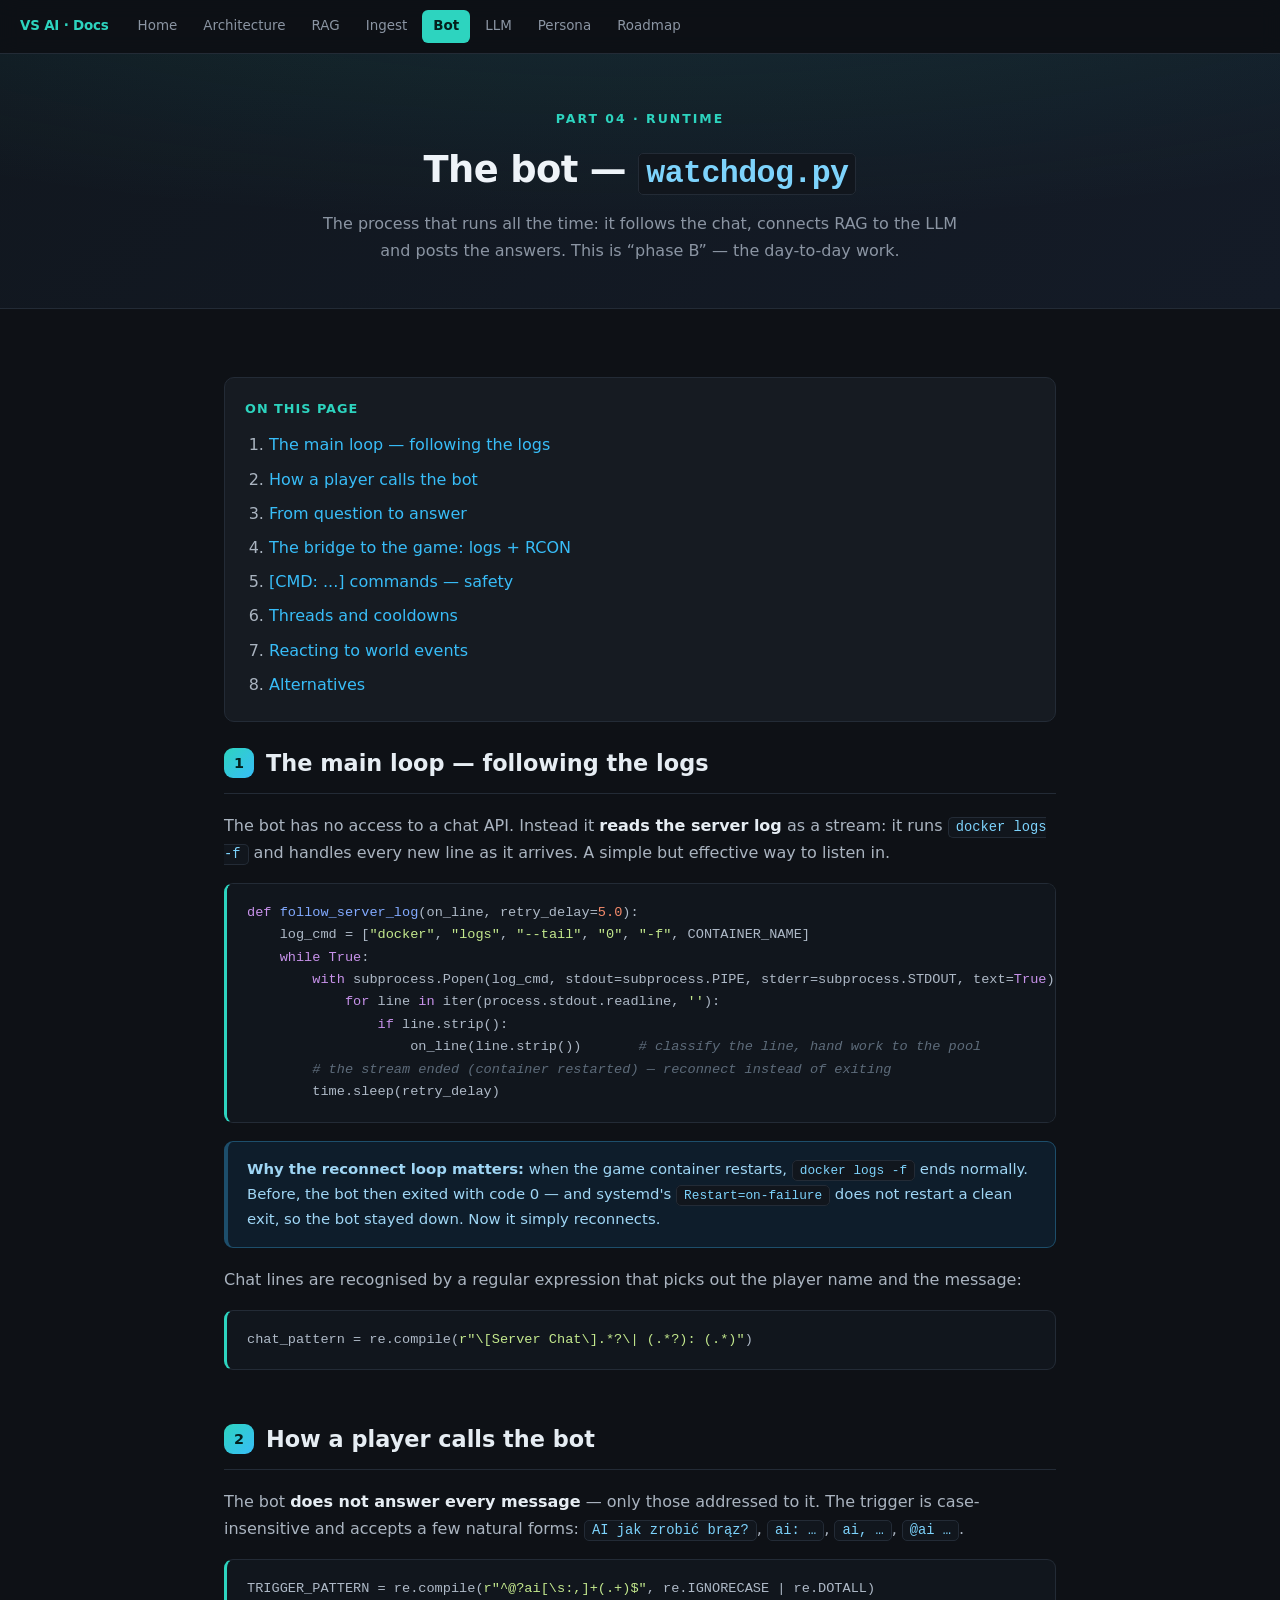
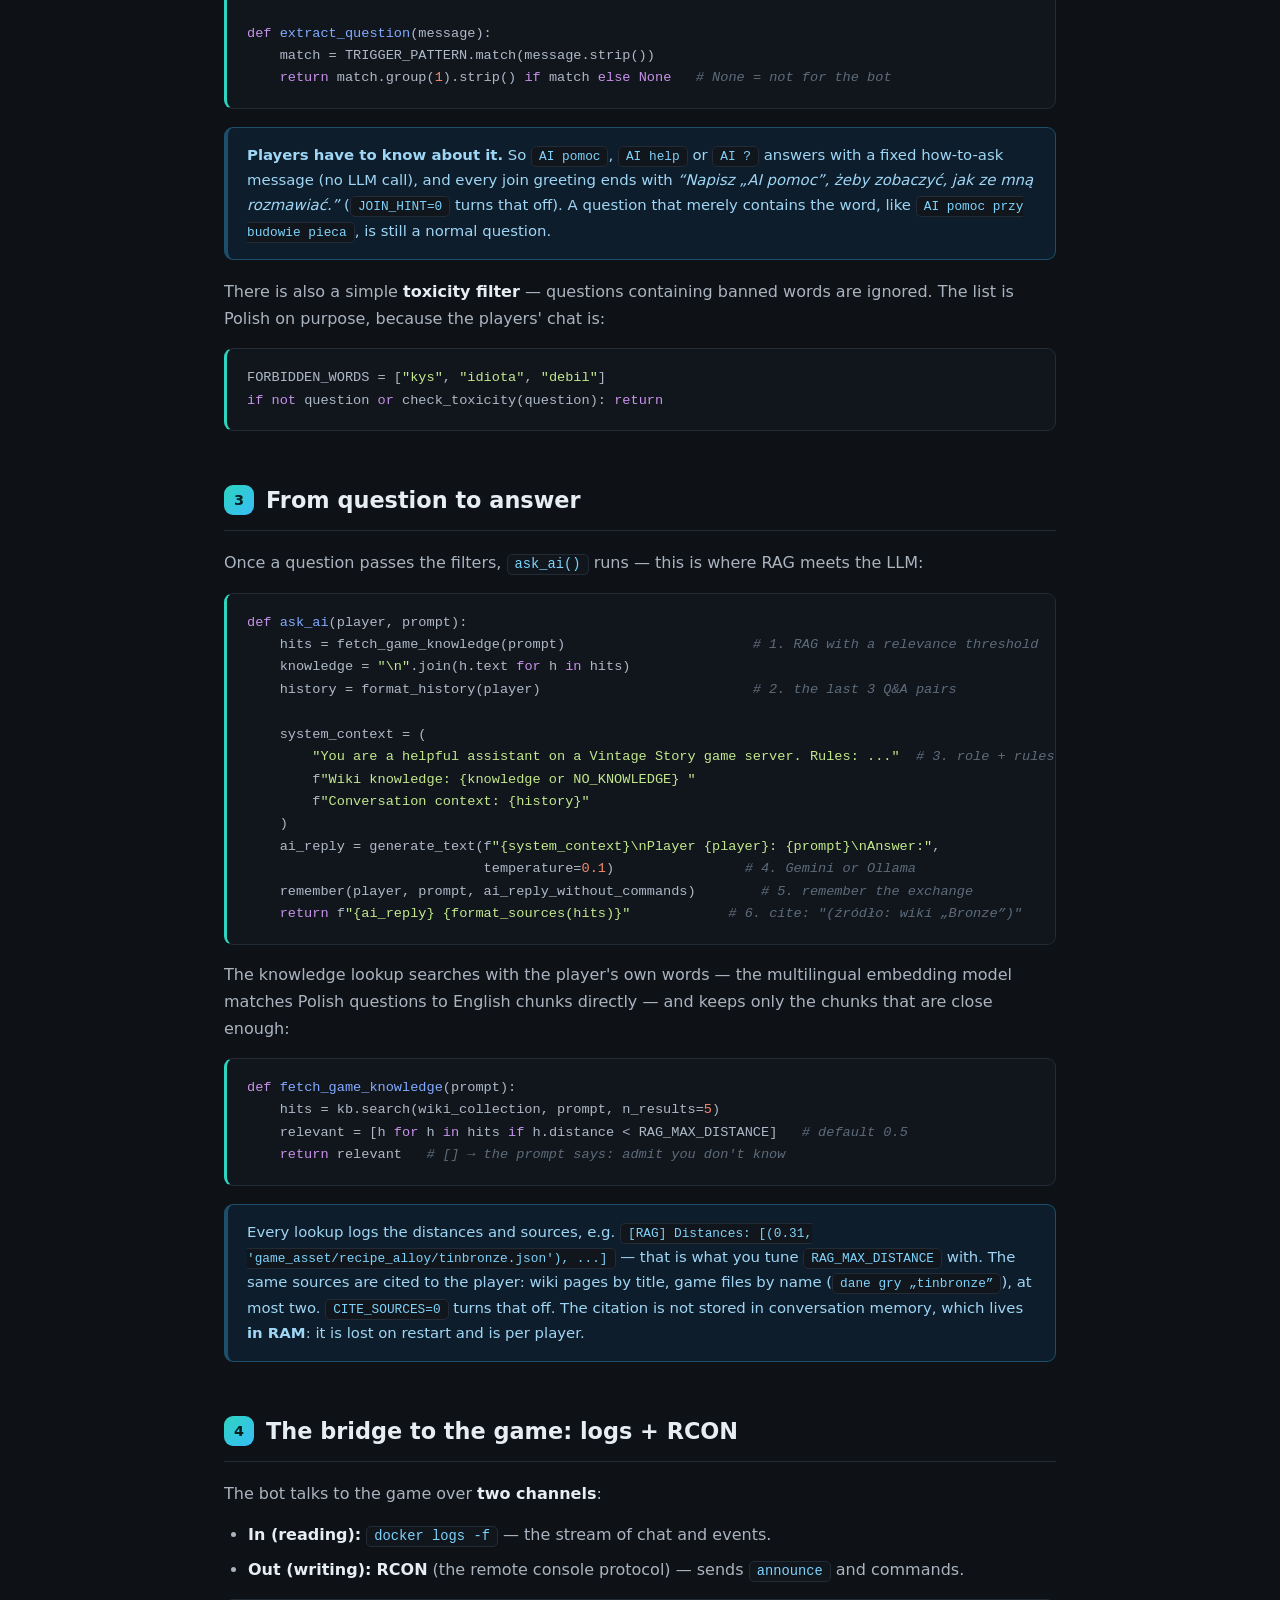
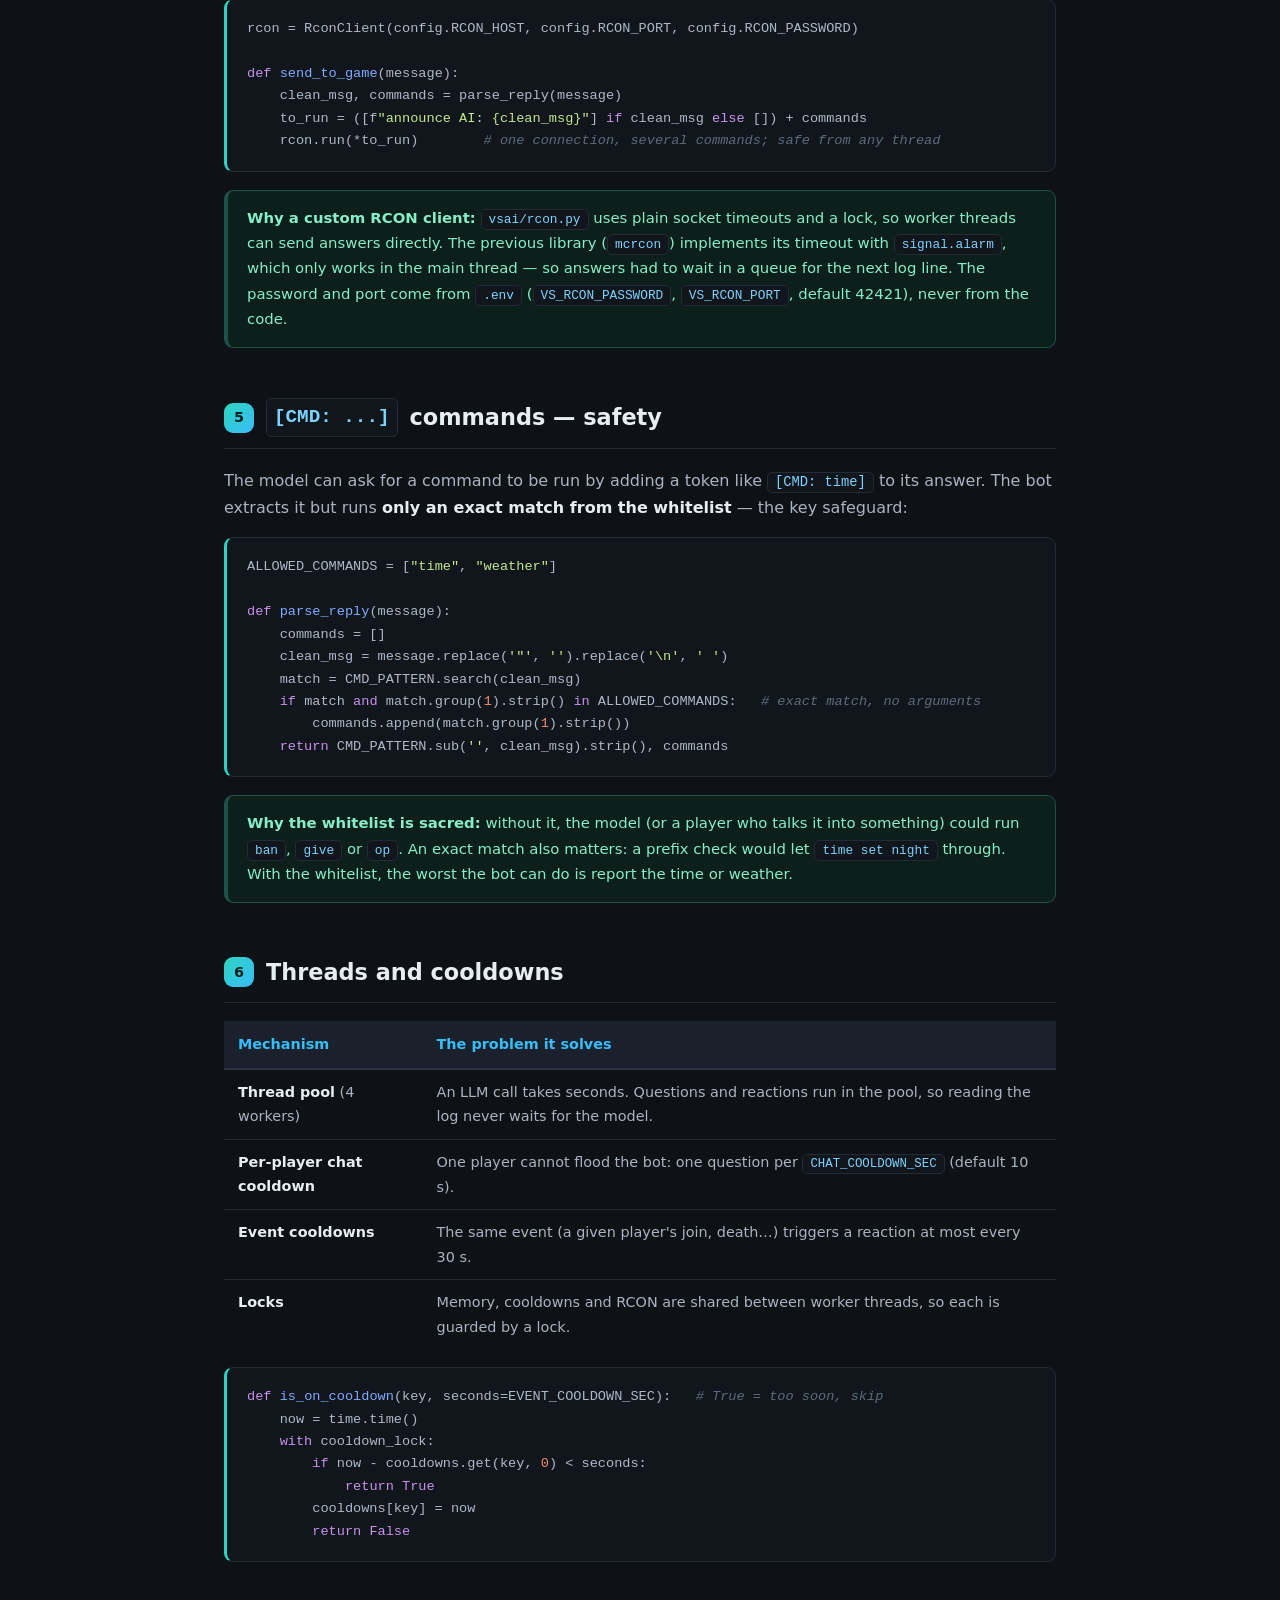
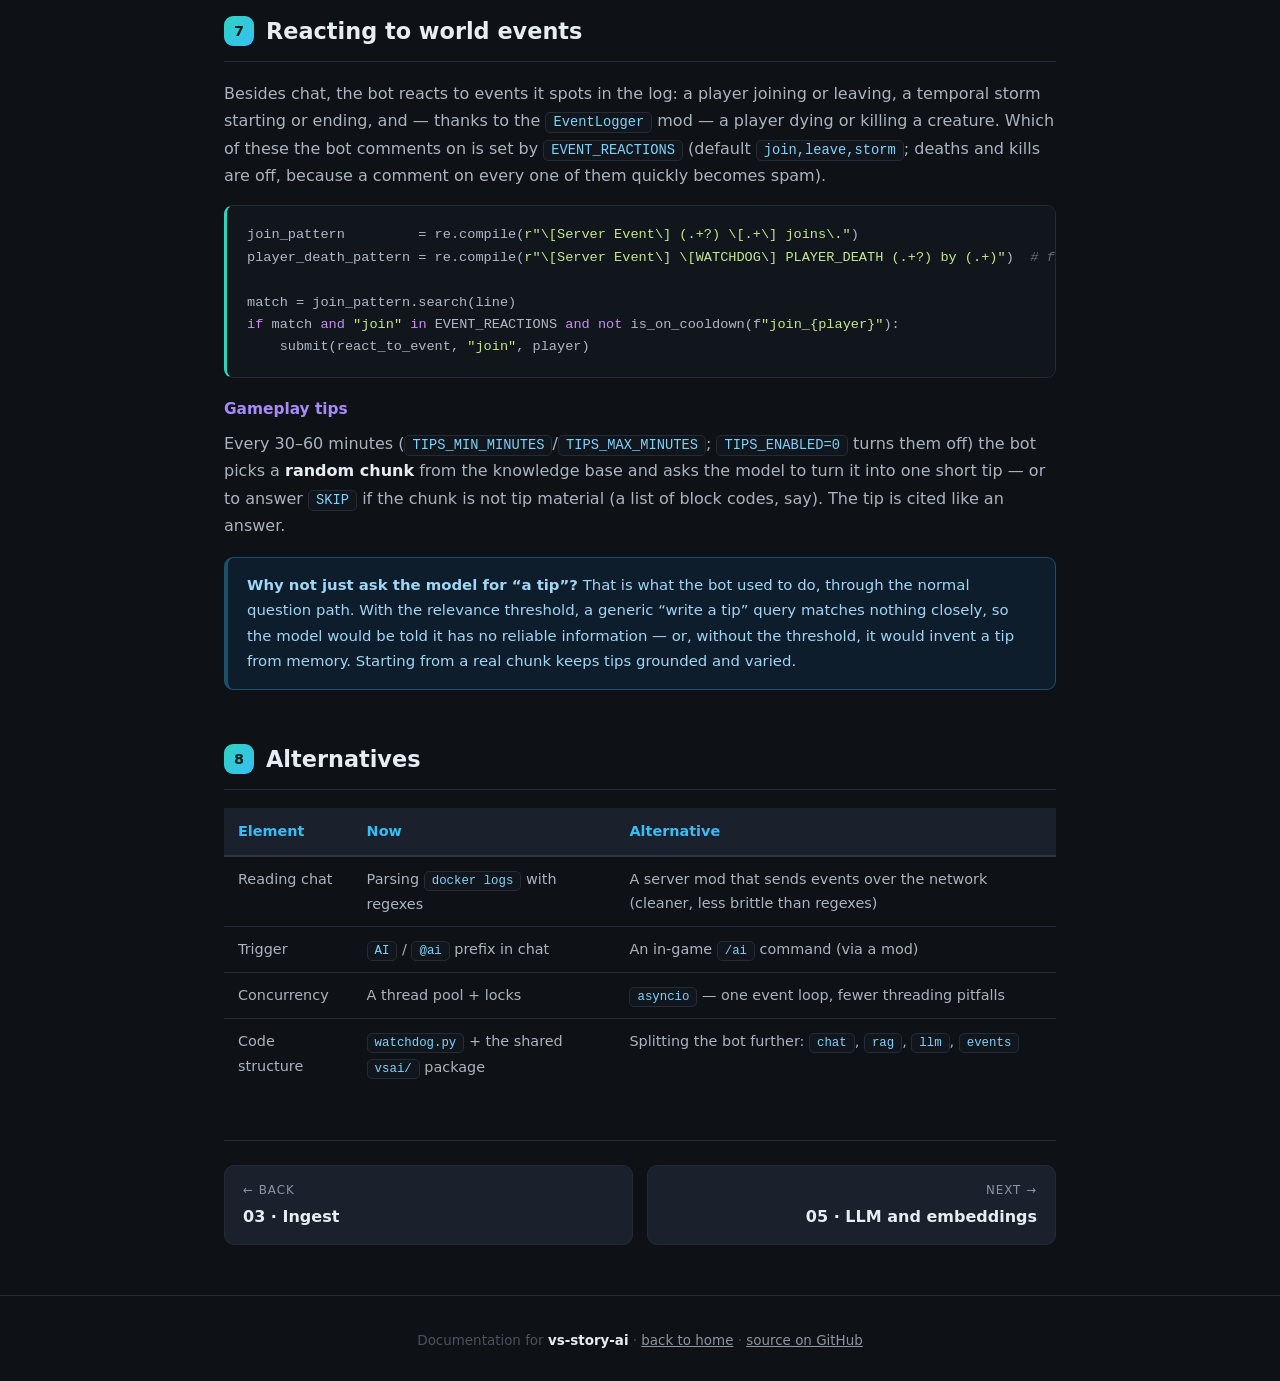
<file: docs/04-bot.html>
<!DOCTYPE html>
<html lang="en">
<head>
<meta charset="UTF-8">
<meta name="viewport" content="width=device-width, initial-scale=1.0">
<title>The bot (watchdog) · VS AI Assistant</title>
<link rel="stylesheet" href="assets/style.css">
</head>
<body>

<nav class="topnav">
    <span class="brand">VS AI · Docs</span>
    <a href="index.html">Home</a>
    <a href="01-architecture.html">Architecture</a>
    <a href="02-rag.html">RAG</a>
    <a href="03-ingest.html">Ingest</a>
    <a href="04-bot.html" class="active">Bot</a>
    <a href="05-llm.html">LLM</a>
    <a href="06-persona.html">Persona</a>
    <a href="07-roadmap.html">Roadmap</a>
</nav>

<header class="page">
    <div class="eyebrow">Part 04 · Runtime</div>
    <h1>The bot — <code>watchdog.py</code></h1>
    <p class="sub">The process that runs all the time: it follows the chat, connects RAG to the LLM and posts the answers.
    This is “phase B” — the day-to-day work.</p>
</header>

<main>

    <div class="toc">
        <strong>On this page</strong>
        <ol>
            <li><a href="#loop">The main loop — following the logs</a></li>
            <li><a href="#trigger">How a player calls the bot</a></li>
            <li><a href="#pipeline">From question to answer</a></li>
            <li><a href="#rcon">The bridge to the game: logs + RCON</a></li>
            <li><a href="#commands">[CMD: ...] commands — safety</a></li>
            <li><a href="#threads">Threads and cooldowns</a></li>
            <li><a href="#events">Reacting to world events</a></li>
            <li><a href="#alternatives">Alternatives</a></li>
        </ol>
    </div>

    <section id="loop">
        <h2><span class="num">1</span> The main loop — following the logs</h2>
        <p>
            The bot has no access to a chat API. Instead it <strong>reads the server log</strong> as a stream: it runs
            <code>docker logs -f</code> and handles every new line as it arrives. A simple but effective way to listen in.
        </p>
        <pre><code><span class="keyword">def</span> <span class="func">follow_server_log</span>(on_line, retry_delay=<span class="number">5.0</span>):
    log_cmd = [<span class="string">"docker"</span>, <span class="string">"logs"</span>, <span class="string">"--tail"</span>, <span class="string">"0"</span>, <span class="string">"-f"</span>, CONTAINER_NAME]
    <span class="keyword">while</span> <span class="keyword">True</span>:
        <span class="keyword">with</span> subprocess.Popen(log_cmd, stdout=subprocess.PIPE, stderr=subprocess.STDOUT, text=<span class="keyword">True</span>) <span class="keyword">as</span> process:
            <span class="keyword">for</span> line <span class="keyword">in</span> iter(process.stdout.readline, <span class="string">''</span>):
                <span class="keyword">if</span> line.strip():
                    on_line(line.strip())       <span class="comment"># classify the line, hand work to the pool</span>
        <span class="comment"># the stream ended (container restarted) — reconnect instead of exiting</span>
        time.sleep(retry_delay)</code></pre>
        <div class="box info">
            <strong>Why the reconnect loop matters:</strong> when the game container restarts, <code>docker logs -f</code> ends normally.
            Before, the bot then exited with code 0 — and systemd's <code>Restart=on-failure</code> does not restart a clean exit,
            so the bot stayed down. Now it simply reconnects.
        </div>
        <p>Chat lines are recognised by a regular expression that picks out the player name and the message:</p>
        <pre><code>chat_pattern = re.compile(<span class="string">r"\[Server Chat\].*?\| (.*?): (.*)"</span>)</code></pre>
    </section>

    <section id="trigger">
        <h2><span class="num">2</span> How a player calls the bot</h2>
        <p>
            The bot <strong>does not answer every message</strong> — only those addressed to it. The trigger is case-insensitive and
            accepts a few natural forms: <code>AI jak zrobić brąz?</code>, <code>ai: …</code>, <code>ai, …</code>, <code>@ai …</code>.
        </p>
        <pre><code>TRIGGER_PATTERN = re.compile(<span class="string">r"^@?ai[\s:,]+(.+)$"</span>, re.IGNORECASE | re.DOTALL)

<span class="keyword">def</span> <span class="func">extract_question</span>(message):
    match = TRIGGER_PATTERN.match(message.strip())
    <span class="keyword">return</span> match.group(<span class="number">1</span>).strip() <span class="keyword">if</span> match <span class="keyword">else</span> <span class="keyword">None</span>   <span class="comment"># None = not for the bot</span></code></pre>
        <div class="box info">
            <strong>Players have to know about it.</strong> So <code>AI pomoc</code>, <code>AI help</code> or <code>AI ?</code>
            answers with a fixed how-to-ask message (no LLM call), and every join greeting ends with
            <em>“Napisz „AI pomoc”, żeby zobaczyć, jak ze mną rozmawiać.”</em> (<code>JOIN_HINT=0</code> turns that off).
            A question that merely contains the word, like <code>AI pomoc przy budowie pieca</code>, is still a normal question.
        </div>
        <p>There is also a simple <strong>toxicity filter</strong> — questions containing banned words are ignored. The list is Polish
        on purpose, because the players' chat is:</p>
        <pre><code>FORBIDDEN_WORDS = [<span class="string">"kys"</span>, <span class="string">"idiota"</span>, <span class="string">"debil"</span>]
<span class="keyword">if</span> <span class="keyword">not</span> question <span class="keyword">or</span> check_toxicity(question): <span class="keyword">return</span></code></pre>
    </section>

    <section id="pipeline">
        <h2><span class="num">3</span> From question to answer</h2>
        <p>Once a question passes the filters, <code>ask_ai()</code> runs — this is where RAG meets the LLM:</p>
        <pre><code><span class="keyword">def</span> <span class="func">ask_ai</span>(player, prompt):
    hits = fetch_game_knowledge(prompt)                       <span class="comment"># 1. RAG with a relevance threshold</span>
    knowledge = <span class="string">"\n"</span>.join(h.text <span class="keyword">for</span> h <span class="keyword">in</span> hits)
    history = format_history(player)                          <span class="comment"># 2. the last 3 Q&amp;A pairs</span>

    system_context = (
        <span class="string">"You are a helpful assistant on a Vintage Story game server. Rules: ..."</span>  <span class="comment"># 3. role + rules</span>
        f<span class="string">"Wiki knowledge: {knowledge or NO_KNOWLEDGE} "</span>
        f<span class="string">"Conversation context: {history}"</span>
    )
    ai_reply = generate_text(f<span class="string">"{system_context}\nPlayer {player}: {prompt}\nAnswer:"</span>,
                             temperature=<span class="number">0.1</span>)                <span class="comment"># 4. Gemini or Ollama</span>
    remember(player, prompt, ai_reply_without_commands)        <span class="comment"># 5. remember the exchange</span>
    <span class="keyword">return</span> f<span class="string">"{ai_reply} {format_sources(hits)}"</span>            <span class="comment"># 6. cite: "(źródło: wiki „Bronze”)"</span></code></pre>
        <p>The knowledge lookup searches with the player's own words — the multilingual embedding model matches Polish questions
        to English chunks directly — and keeps only the chunks that are close enough:</p>
        <pre><code><span class="keyword">def</span> <span class="func">fetch_game_knowledge</span>(prompt):
    hits = kb.search(wiki_collection, prompt, n_results=<span class="number">5</span>)
    relevant = [h <span class="keyword">for</span> h <span class="keyword">in</span> hits <span class="keyword">if</span> h.distance &lt; RAG_MAX_DISTANCE]   <span class="comment"># default 0.5</span>
    <span class="keyword">return</span> relevant   <span class="comment"># [] → the prompt says: admit you don't know</span></code></pre>
        <div class="box info">
            Every lookup logs the distances and sources, e.g.
            <code>[RAG] Distances: [(0.31, 'game_asset/recipe_alloy/tinbronze.json'), ...]</code> — that is what you tune
            <code>RAG_MAX_DISTANCE</code> with. The same sources are cited to the player: wiki pages by title, game files by name
            (<code>dane gry „tinbronze”</code>), at most two. <code>CITE_SOURCES=0</code> turns that off. The citation is not stored
            in conversation memory, which lives <strong>in RAM</strong>: it is lost on restart and is per player.
        </div>
    </section>

    <section id="rcon">
        <h2><span class="num">4</span> The bridge to the game: logs + RCON</h2>
        <p>The bot talks to the game over <strong>two channels</strong>:</p>
        <ul>
            <li><strong>In (reading):</strong> <code>docker logs -f</code> — the stream of chat and events.</li>
            <li><strong>Out (writing):</strong> <strong>RCON</strong> (the remote console protocol) — sends <code>announce</code> and commands.</li>
        </ul>
        <pre><code>rcon = RconClient(config.RCON_HOST, config.RCON_PORT, config.RCON_PASSWORD)

<span class="keyword">def</span> <span class="func">send_to_game</span>(message):
    clean_msg, commands = parse_reply(message)
    to_run = ([f<span class="string">"announce AI: {clean_msg}"</span>] <span class="keyword">if</span> clean_msg <span class="keyword">else</span> []) + commands
    rcon.run(*to_run)        <span class="comment"># one connection, several commands; safe from any thread</span></code></pre>
        <div class="box tip">
            <strong>Why a custom RCON client:</strong> <code>vsai/rcon.py</code> uses plain socket timeouts and a lock, so worker threads
            can send answers directly. The previous library (<code>mcrcon</code>) implements its timeout with <code>signal.alarm</code>,
            which only works in the main thread — so answers had to wait in a queue for the next log line.
            The password and port come from <code>.env</code> (<code>VS_RCON_PASSWORD</code>, <code>VS_RCON_PORT</code>, default 42421),
            never from the code.
        </div>
    </section>

    <section id="commands">
        <h2><span class="num">5</span> <code>[CMD: ...]</code> commands — safety</h2>
        <p>
            The model can ask for a command to be run by adding a token like <code>[CMD: time]</code> to its answer. The bot extracts it
            but runs <strong>only an exact match from the whitelist</strong> — the key safeguard:
        </p>
        <pre><code>ALLOWED_COMMANDS = [<span class="string">"time"</span>, <span class="string">"weather"</span>]

<span class="keyword">def</span> <span class="func">parse_reply</span>(message):
    commands = []
    clean_msg = message.replace(<span class="string">'"'</span>, <span class="string">''</span>).replace(<span class="string">'\n'</span>, <span class="string">' '</span>)
    match = CMD_PATTERN.search(clean_msg)
    <span class="keyword">if</span> match <span class="keyword">and</span> match.group(<span class="number">1</span>).strip() <span class="keyword">in</span> ALLOWED_COMMANDS:   <span class="comment"># exact match, no arguments</span>
        commands.append(match.group(<span class="number">1</span>).strip())
    <span class="keyword">return</span> CMD_PATTERN.sub(<span class="string">''</span>, clean_msg).strip(), commands</code></pre>
        <div class="box tip">
            <strong>Why the whitelist is sacred:</strong> without it, the model (or a player who talks it into something) could run
            <code>ban</code>, <code>give</code> or <code>op</code>. An exact match also matters: a prefix check would let
            <code>time set night</code> through. With the whitelist, the worst the bot can do is report the time or weather.
        </div>
    </section>

    <section id="threads">
        <h2><span class="num">6</span> Threads and cooldowns</h2>
        <table>
            <thead><tr><th>Mechanism</th><th>The problem it solves</th></tr></thead>
            <tbody>
                <tr><td><strong>Thread pool</strong> (4 workers)</td><td>An LLM call takes seconds. Questions and reactions run in the pool, so reading the log never waits for the model.</td></tr>
                <tr><td><strong>Per-player chat cooldown</strong></td><td>One player cannot flood the bot: one question per <code>CHAT_COOLDOWN_SEC</code> (default 10 s).</td></tr>
                <tr><td><strong>Event cooldowns</strong></td><td>The same event (a given player's join, death…) triggers a reaction at most every 30 s.</td></tr>
                <tr><td><strong>Locks</strong></td><td>Memory, cooldowns and RCON are shared between worker threads, so each is guarded by a lock.</td></tr>
            </tbody>
        </table>
        <pre><code><span class="keyword">def</span> <span class="func">is_on_cooldown</span>(key, seconds=EVENT_COOLDOWN_SEC):   <span class="comment"># True = too soon, skip</span>
    now = time.time()
    <span class="keyword">with</span> cooldown_lock:
        <span class="keyword">if</span> now - cooldowns.get(key, <span class="number">0</span>) &lt; seconds:
            <span class="keyword">return</span> <span class="keyword">True</span>
        cooldowns[key] = now
        <span class="keyword">return</span> <span class="keyword">False</span></code></pre>
    </section>

    <section id="events">
        <h2><span class="num">7</span> Reacting to world events</h2>
        <p>
            Besides chat, the bot reacts to events it spots in the log: a player joining or leaving, a temporal storm starting or ending,
            and — thanks to the <code>EventLogger</code> mod — a player dying or killing a creature. Which of these the bot comments on
            is set by <code>EVENT_REACTIONS</code> (default <code>join,leave,storm</code>; deaths and kills are off, because a comment on
            every one of them quickly becomes spam).
        </p>
        <pre><code>join_pattern         = re.compile(<span class="string">r"\[Server Event\] (.+?) \[.+\] joins\."</span>)
player_death_pattern = re.compile(<span class="string">r"\[Server Event\] \[WATCHDOG\] PLAYER_DEATH (.+?) by (.+)"</span>)  <span class="comment"># from the mod</span>

match = join_pattern.search(line)
<span class="keyword">if</span> match <span class="keyword">and</span> <span class="string">"join"</span> <span class="keyword">in</span> EVENT_REACTIONS <span class="keyword">and</span> <span class="keyword">not</span> is_on_cooldown(f<span class="string">"join_{player}"</span>):
    submit(react_to_event, <span class="string">"join"</span>, player)</code></pre>
        <h4>Gameplay tips</h4>
        <p>
            Every 30–60 minutes (<code>TIPS_MIN_MINUTES</code>/<code>TIPS_MAX_MINUTES</code>; <code>TIPS_ENABLED=0</code> turns them off)
            the bot picks a <strong>random chunk</strong> from the knowledge base and asks the model to turn it into one short tip — or to answer
            <code>SKIP</code> if the chunk is not tip material (a list of block codes, say). The tip is cited like an answer.
        </p>
        <div class="box info">
            <strong>Why not just ask the model for “a tip”?</strong> That is what the bot used to do, through the normal question path.
            With the relevance threshold, a generic “write a tip” query matches nothing closely, so the model would be told it has no
            reliable information — or, without the threshold, it would invent a tip from memory. Starting from a real chunk keeps tips
            grounded and varied.
        </div>
    </section>

    <section id="alternatives">
        <h2><span class="num">8</span> Alternatives</h2>
        <table>
            <thead><tr><th>Element</th><th>Now</th><th>Alternative</th></tr></thead>
            <tbody>
                <tr><td>Reading chat</td><td>Parsing <code>docker logs</code> with regexes</td><td>A server mod that sends events over the network (cleaner, less brittle than regexes)</td></tr>
                <tr><td>Trigger</td><td><code>AI</code> / <code>@ai</code> prefix in chat</td><td>An in-game <code>/ai</code> command (via a mod)</td></tr>
                <tr><td>Concurrency</td><td>A thread pool + locks</td><td><code>asyncio</code> — one event loop, fewer threading pitfalls</td></tr>
                <tr><td>Code structure</td><td><code>watchdog.py</code> + the shared <code>vsai/</code> package</td><td>Splitting the bot further: <code>chat</code>, <code>rag</code>, <code>llm</code>, <code>events</code></td></tr>
            </tbody>
        </table>
    </section>

    <div class="pager">
        <a class="prev" href="03-ingest.html">
            <div class="dir">← Back</div>
            <div class="ttl">03 · Ingest</div>
        </a>
        <a class="next" href="05-llm.html">
            <div class="dir">Next →</div>
            <div class="ttl">05 · LLM and embeddings</div>
        </a>
    </div>

</main>

<footer class="page">
    Documentation for <strong>vs-story-ai</strong> · <a href="index.html">back to home</a> · <a href="https://github.com/Darkobus/vs-story-ai-implementation">source on GitHub</a>
</footer>

</body>
</html>
</file>
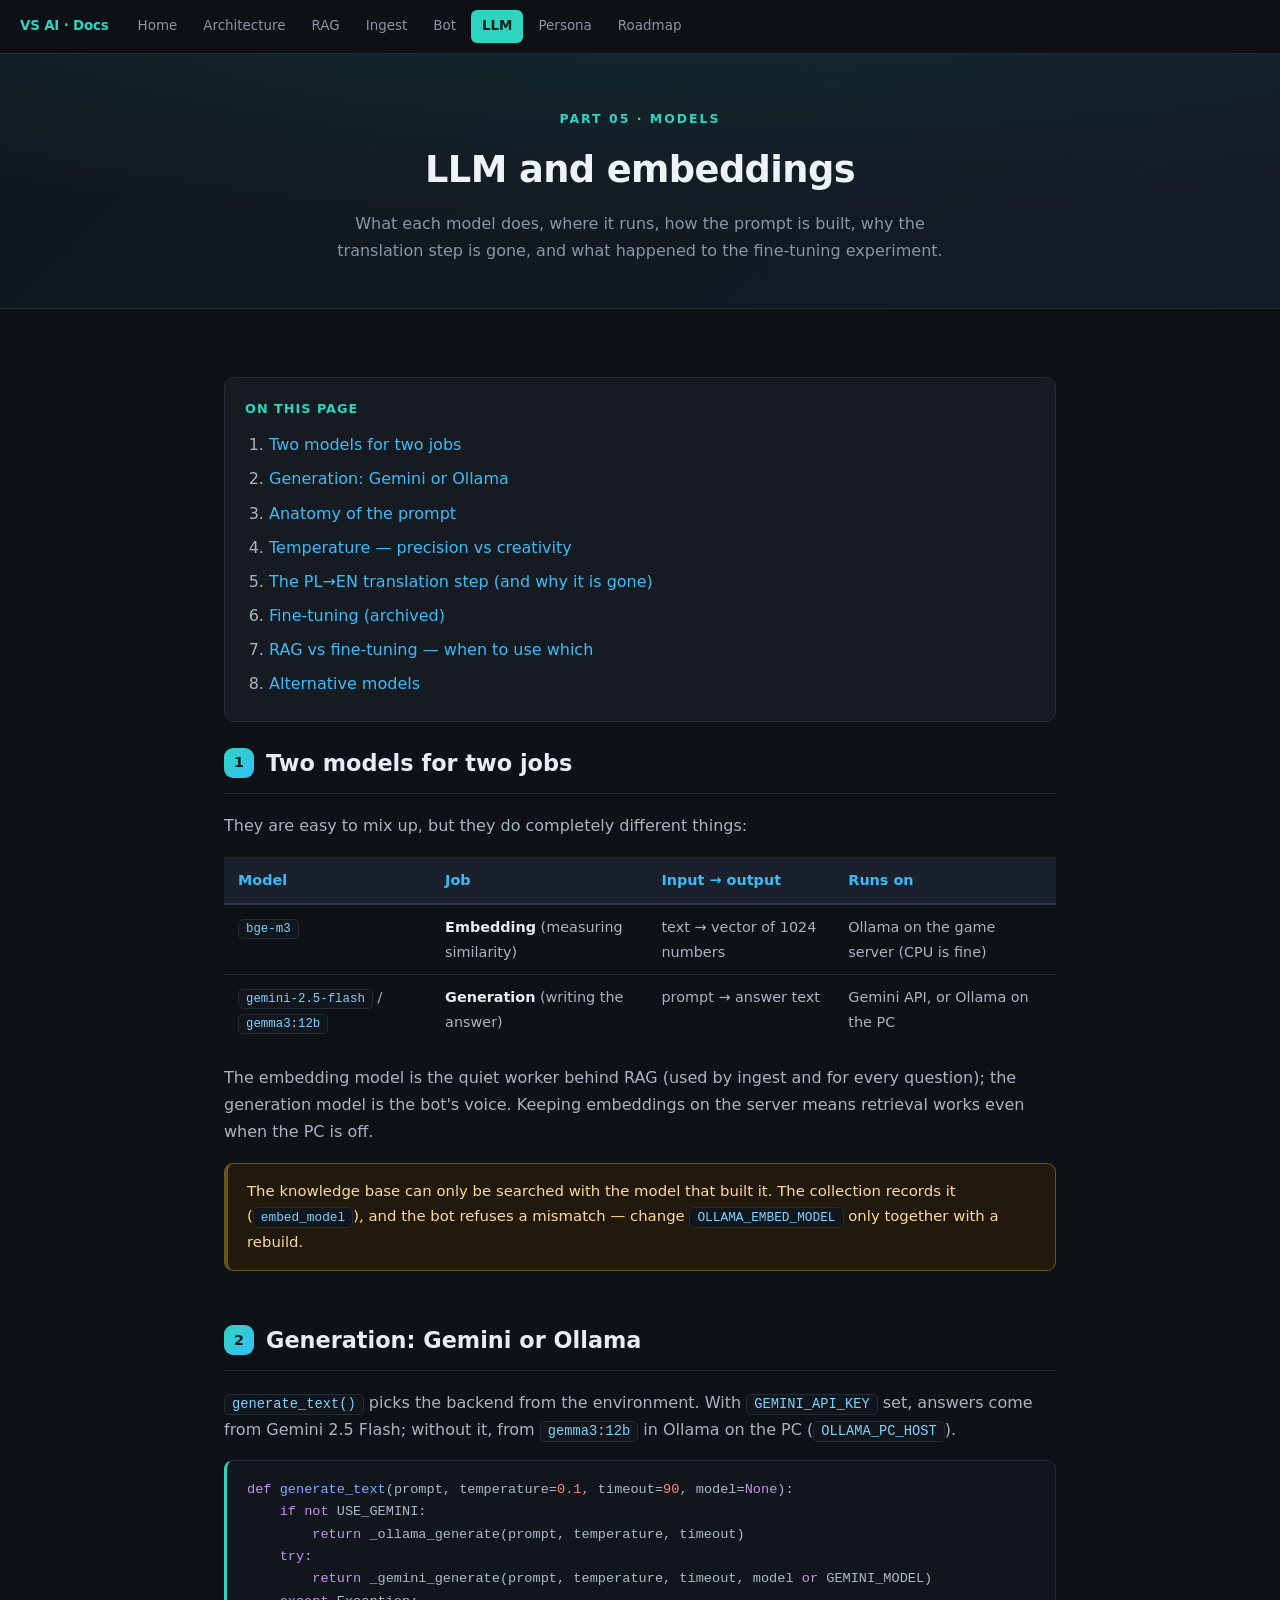
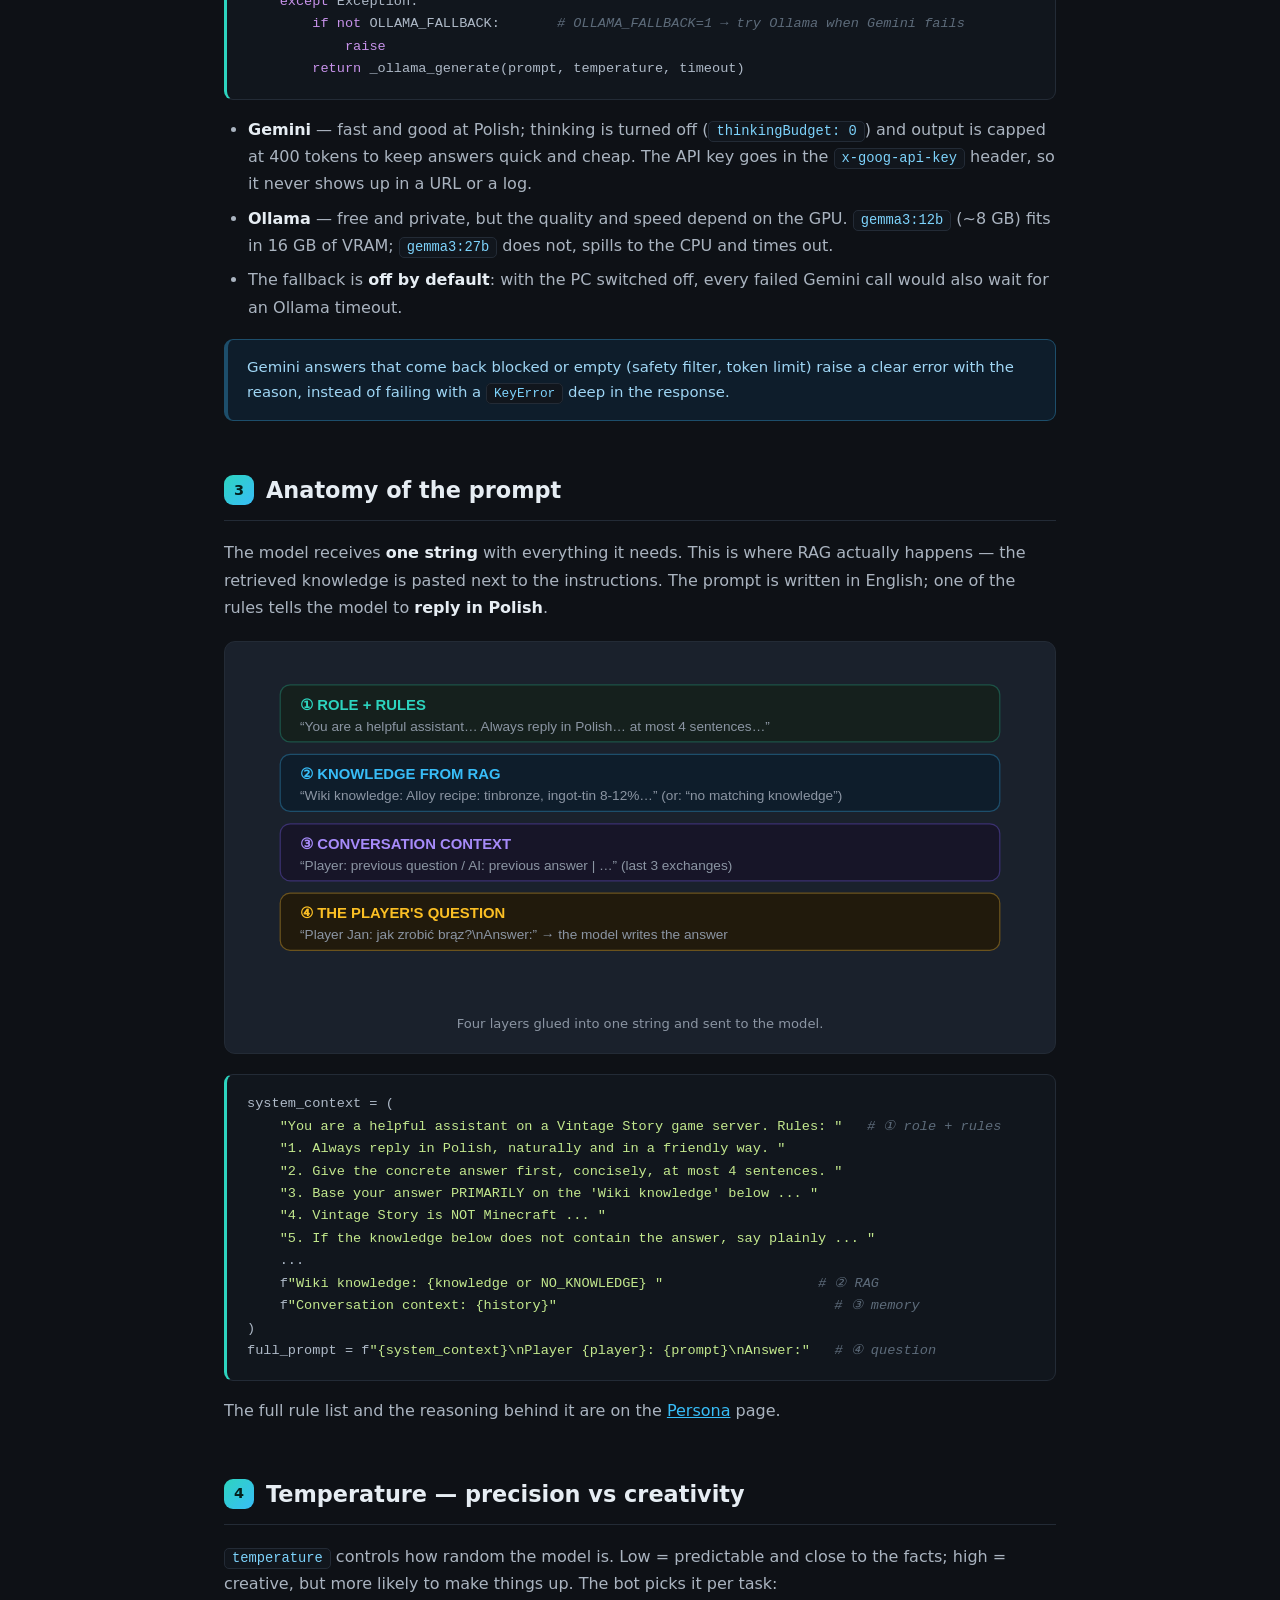
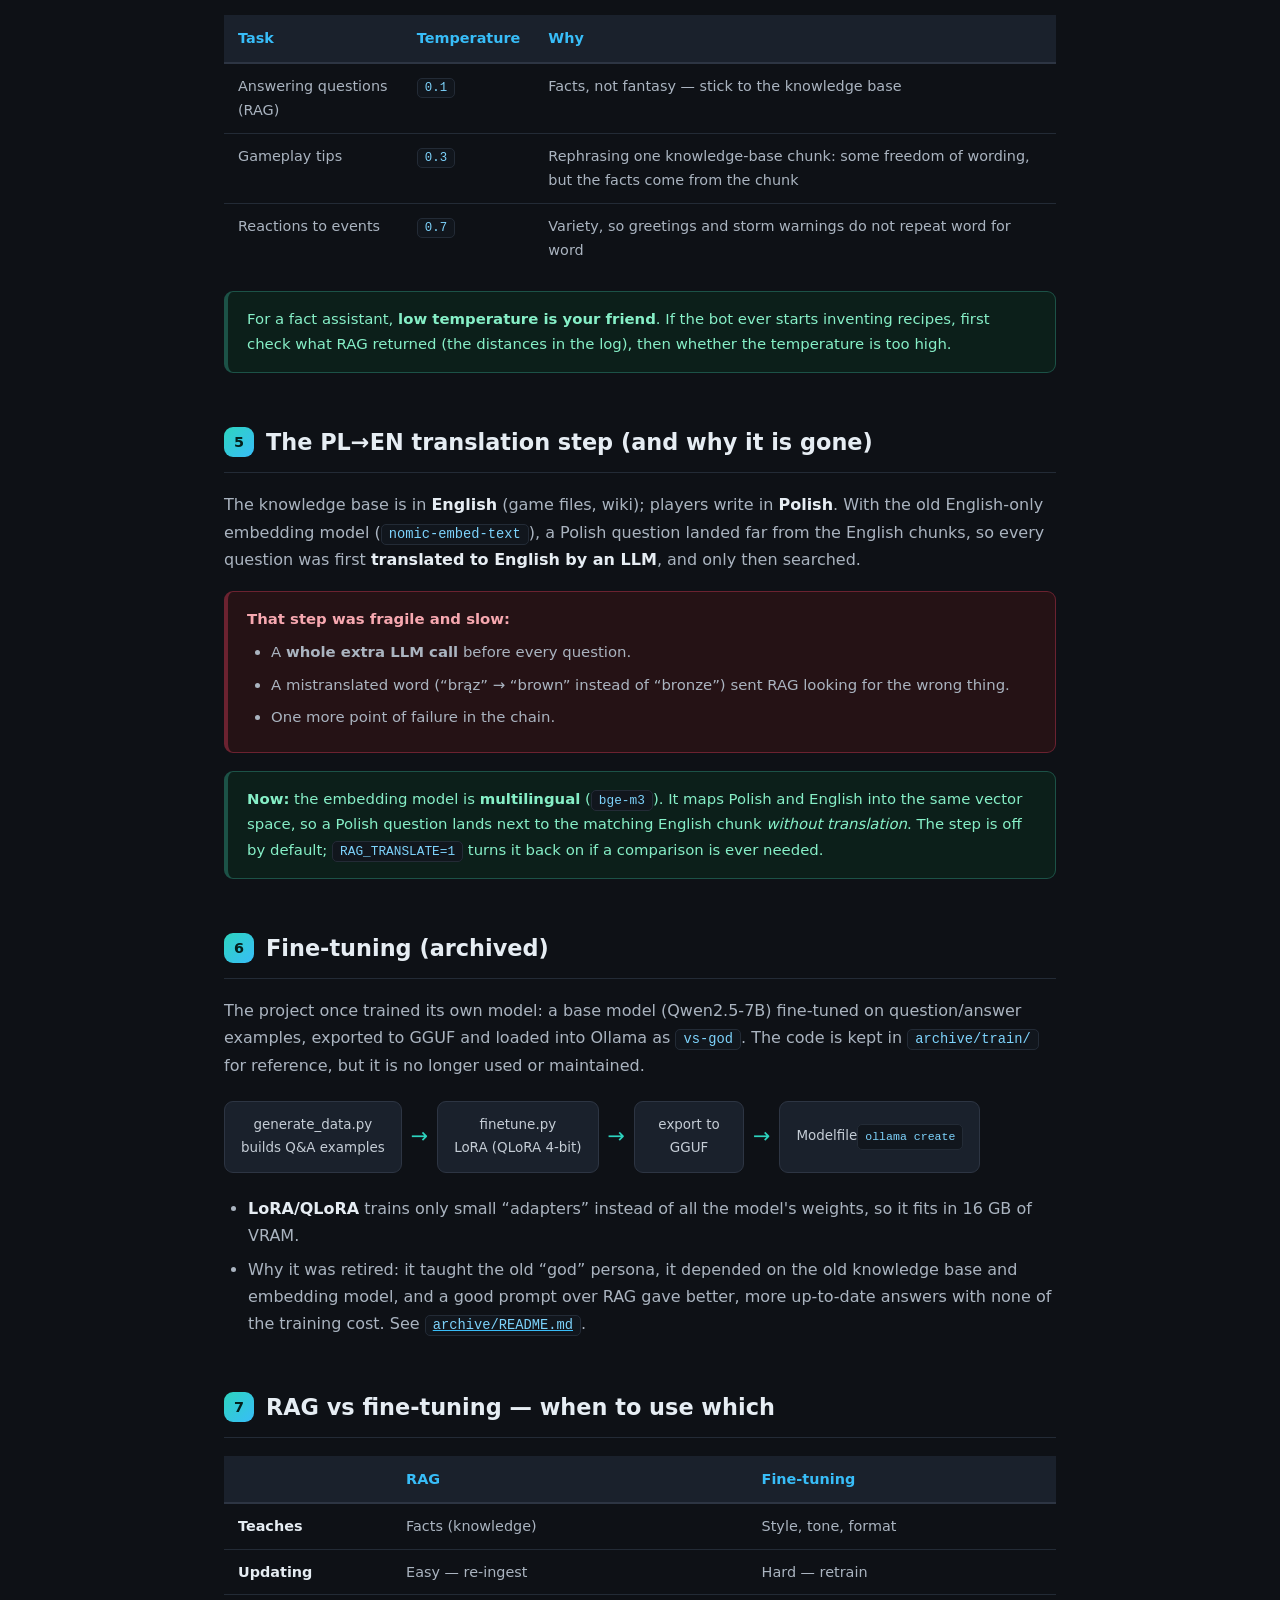
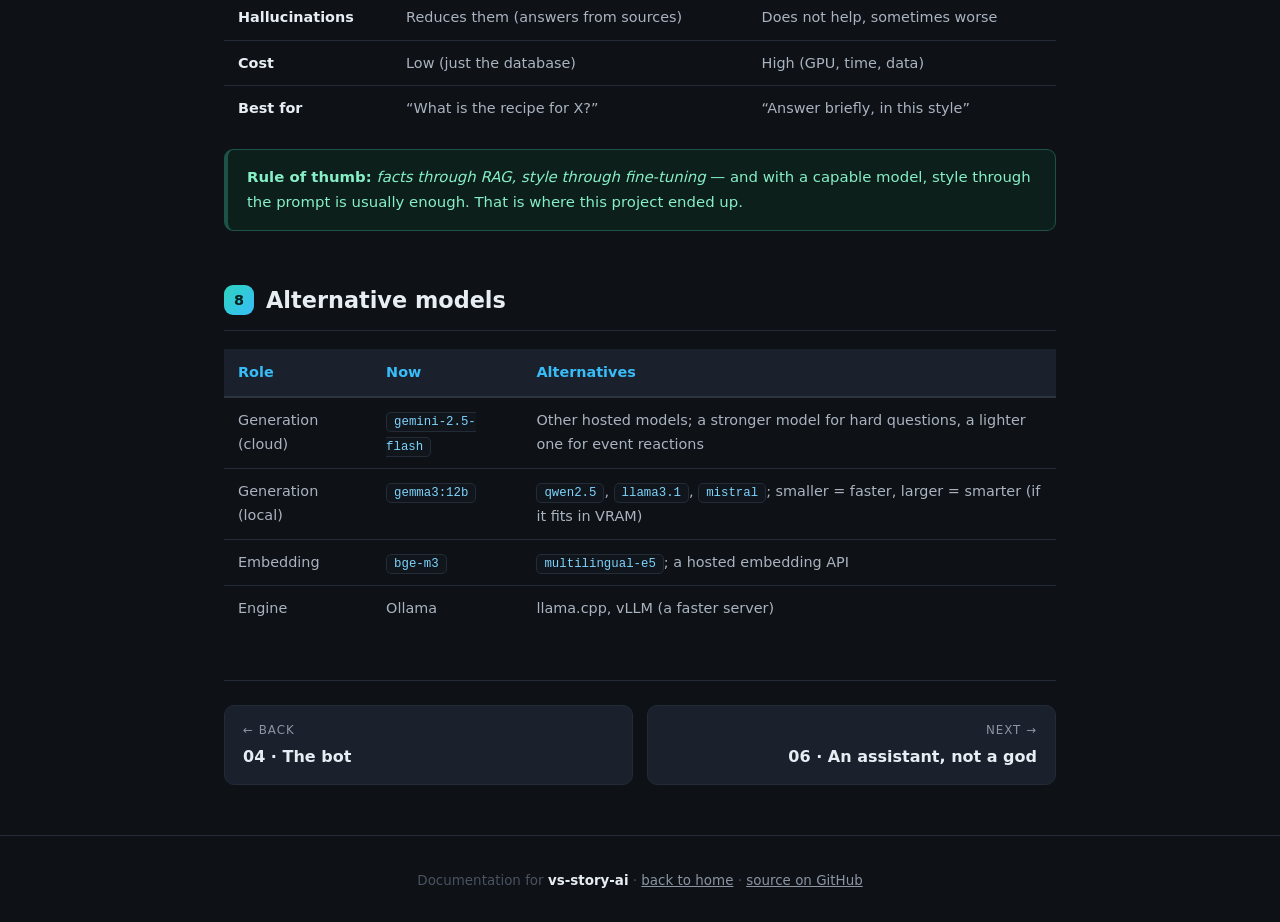
<file: docs/05-llm.html>
<!DOCTYPE html>
<html lang="en">
<head>
<meta charset="UTF-8">
<meta name="viewport" content="width=device-width, initial-scale=1.0">
<title>LLM and embeddings · VS AI Assistant</title>
<link rel="stylesheet" href="assets/style.css">
</head>
<body>

<nav class="topnav">
    <span class="brand">VS AI · Docs</span>
    <a href="index.html">Home</a>
    <a href="01-architecture.html">Architecture</a>
    <a href="02-rag.html">RAG</a>
    <a href="03-ingest.html">Ingest</a>
    <a href="04-bot.html">Bot</a>
    <a href="05-llm.html" class="active">LLM</a>
    <a href="06-persona.html">Persona</a>
    <a href="07-roadmap.html">Roadmap</a>
</nav>

<header class="page">
    <div class="eyebrow">Part 05 · Models</div>
    <h1>LLM and embeddings</h1>
    <p class="sub">What each model does, where it runs, how the prompt is built, why the translation step is gone,
    and what happened to the fine-tuning experiment.</p>
</header>

<main>

    <div class="toc">
        <strong>On this page</strong>
        <ol>
            <li><a href="#two-models">Two models for two jobs</a></li>
            <li><a href="#generation">Generation: Gemini or Ollama</a></li>
            <li><a href="#prompt">Anatomy of the prompt</a></li>
            <li><a href="#temperature">Temperature — precision vs creativity</a></li>
            <li><a href="#translation">The PL→EN translation step (and why it is gone)</a></li>
            <li><a href="#finetuning">Fine-tuning (archived)</a></li>
            <li><a href="#rag-vs-ft">RAG vs fine-tuning — when to use which</a></li>
            <li><a href="#alternatives">Alternative models</a></li>
        </ol>
    </div>

    <section id="two-models">
        <h2><span class="num">1</span> Two models for two jobs</h2>
        <p>They are easy to mix up, but they do completely different things:</p>
        <table>
            <thead><tr><th>Model</th><th>Job</th><th>Input → output</th><th>Runs on</th></tr></thead>
            <tbody>
                <tr>
                    <td><code>bge-m3</code></td>
                    <td><strong>Embedding</strong> (measuring similarity)</td>
                    <td>text → vector of 1024 numbers</td>
                    <td>Ollama on the game server (CPU is fine)</td>
                </tr>
                <tr>
                    <td><code>gemini-2.5-flash</code> / <code>gemma3:12b</code></td>
                    <td><strong>Generation</strong> (writing the answer)</td>
                    <td>prompt → answer text</td>
                    <td>Gemini API, or Ollama on the PC</td>
                </tr>
            </tbody>
        </table>
        <p>
            The embedding model is the quiet worker behind RAG (used by ingest and for every question);
            the generation model is the bot's voice. Keeping embeddings on the server means retrieval works even when the PC is off.
        </p>
        <div class="box warn">
            The knowledge base can only be searched with the model that built it. The collection records it
            (<code>embed_model</code>), and the bot refuses a mismatch — change <code>OLLAMA_EMBED_MODEL</code> only together with a rebuild.
        </div>
    </section>

    <section id="generation">
        <h2><span class="num">2</span> Generation: Gemini or Ollama</h2>
        <p>
            <code>generate_text()</code> picks the backend from the environment. With <code>GEMINI_API_KEY</code> set, answers come from
            Gemini 2.5 Flash; without it, from <code>gemma3:12b</code> in Ollama on the PC (<code>OLLAMA_PC_HOST</code>).
        </p>
        <pre><code><span class="keyword">def</span> <span class="func">generate_text</span>(prompt, temperature=<span class="number">0.1</span>, timeout=<span class="number">90</span>, model=<span class="keyword">None</span>):
    <span class="keyword">if</span> <span class="keyword">not</span> USE_GEMINI:
        <span class="keyword">return</span> _ollama_generate(prompt, temperature, timeout)
    <span class="keyword">try</span>:
        <span class="keyword">return</span> _gemini_generate(prompt, temperature, timeout, model <span class="keyword">or</span> GEMINI_MODEL)
    <span class="keyword">except</span> Exception:
        <span class="keyword">if</span> <span class="keyword">not</span> OLLAMA_FALLBACK:       <span class="comment"># OLLAMA_FALLBACK=1 → try Ollama when Gemini fails</span>
            <span class="keyword">raise</span>
        <span class="keyword">return</span> _ollama_generate(prompt, temperature, timeout)</code></pre>
        <ul>
            <li><strong>Gemini</strong> — fast and good at Polish; thinking is turned off (<code>thinkingBudget: 0</code>) and output is capped at 400 tokens to keep answers quick and cheap. The API key goes in the <code>x-goog-api-key</code> header, so it never shows up in a URL or a log.</li>
            <li><strong>Ollama</strong> — free and private, but the quality and speed depend on the GPU. <code>gemma3:12b</code> (~8 GB) fits in 16 GB of VRAM; <code>gemma3:27b</code> does not, spills to the CPU and times out.</li>
            <li>The fallback is <strong>off by default</strong>: with the PC switched off, every failed Gemini call would also wait for an Ollama timeout.</li>
        </ul>
        <div class="box info">
            Gemini answers that come back blocked or empty (safety filter, token limit) raise a clear error with the reason,
            instead of failing with a <code>KeyError</code> deep in the response.
        </div>
    </section>

    <section id="prompt">
        <h2><span class="num">3</span> Anatomy of the prompt</h2>
        <p>
            The model receives <strong>one string</strong> with everything it needs. This is where RAG actually happens — the retrieved
            knowledge is pasted next to the instructions. The prompt is written in English; one of the rules tells the model to
            <strong>reply in Polish</strong>.
        </p>
        <div class="svg-wrap">
        <svg viewBox="0 0 640 270" xmlns="http://www.w3.org/2000/svg" width="100%" font-family="Segoe UI, sans-serif">
            <rect x="30" y="20"  width="580" height="46" rx="8" fill="#15201d" stroke="#1c5247"/>
            <text x="46" y="40" fill="#2dd4bf" font-size="12" font-weight="700">① ROLE + RULES</text>
            <text x="46" y="57" fill="#8b95a3" font-size="11">“You are a helpful assistant… Always reply in Polish… at most 4 sentences…”</text>

            <rect x="30" y="76" width="580" height="46" rx="8" fill="#0e1d2b" stroke="#1d4e6b"/>
            <text x="46" y="96" fill="#38bdf8" font-size="12" font-weight="700">② KNOWLEDGE FROM RAG</text>
            <text x="46" y="113" fill="#8b95a3" font-size="11">“Wiki knowledge: Alloy recipe: tinbronze, ingot-tin 8-12%…” (or: “no matching knowledge”)</text>

            <rect x="30" y="132" width="580" height="46" rx="8" fill="#171528" stroke="#3b3170"/>
            <text x="46" y="152" fill="#a78bfa" font-size="12" font-weight="700">③ CONVERSATION CONTEXT</text>
            <text x="46" y="169" fill="#8b95a3" font-size="11">“Player: previous question / AI: previous answer | …” (last 3 exchanges)</text>

            <rect x="30" y="188" width="580" height="46" rx="8" fill="#211a0c" stroke="#6b531d"/>
            <text x="46" y="208" fill="#fbbf24" font-size="12" font-weight="700">④ THE PLAYER'S QUESTION</text>
            <text x="46" y="225" fill="#8b95a3" font-size="11">“Player Jan: jak zrobić brąz?\nAnswer:”  →  the model writes the answer</text>
        </svg>
        <div class="cap">Four layers glued into one string and sent to the model.</div>
        </div>
        <pre><code>system_context = (
    <span class="string">"You are a helpful assistant on a Vintage Story game server. Rules: "</span>   <span class="comment"># ① role + rules</span>
    <span class="string">"1. Always reply in Polish, naturally and in a friendly way. "</span>
    <span class="string">"2. Give the concrete answer first, concisely, at most 4 sentences. "</span>
    <span class="string">"3. Base your answer PRIMARILY on the 'Wiki knowledge' below ... "</span>
    <span class="string">"4. Vintage Story is NOT Minecraft ... "</span>
    <span class="string">"5. If the knowledge below does not contain the answer, say plainly ... "</span>
    ...
    f<span class="string">"Wiki knowledge: {knowledge or NO_KNOWLEDGE} "</span>                   <span class="comment"># ② RAG</span>
    f<span class="string">"Conversation context: {history}"</span>                                  <span class="comment"># ③ memory</span>
)
full_prompt = f<span class="string">"{system_context}\nPlayer {player}: {prompt}\nAnswer:"</span>   <span class="comment"># ④ question</span></code></pre>
        <p>The full rule list and the reasoning behind it are on the <a href="06-persona.html">Persona</a> page.</p>
    </section>

    <section id="temperature">
        <h2><span class="num">4</span> Temperature — precision vs creativity</h2>
        <p>
            <code>temperature</code> controls how random the model is. Low = predictable and close to the facts; high = creative, but more
            likely to make things up. The bot picks it per task:
        </p>
        <table>
            <thead><tr><th>Task</th><th>Temperature</th><th>Why</th></tr></thead>
            <tbody>
                <tr><td>Answering questions (RAG)</td><td><code>0.1</code></td><td>Facts, not fantasy — stick to the knowledge base</td></tr>
                <tr><td>Gameplay tips</td><td><code>0.3</code></td><td>Rephrasing one knowledge-base chunk: some freedom of wording, but the facts come from the chunk</td></tr>
                <tr><td>Reactions to events</td><td><code>0.7</code></td><td>Variety, so greetings and storm warnings do not repeat word for word</td></tr>
            </tbody>
        </table>
        <div class="box tip">
            For a fact assistant, <strong>low temperature is your friend</strong>. If the bot ever starts inventing recipes, first check
            what RAG returned (the distances in the log), then whether the temperature is too high.
        </div>
    </section>

    <section id="translation">
        <h2><span class="num">5</span> The PL→EN translation step (and why it is gone)</h2>
        <p>
            The knowledge base is in <strong>English</strong> (game files, wiki); players write in <strong>Polish</strong>.
            With the old English-only embedding model (<code>nomic-embed-text</code>), a Polish question landed far from the English chunks,
            so every question was first <strong>translated to English by an LLM</strong>, and only then searched.
        </p>
        <div class="box danger">
            <strong>That step was fragile and slow:</strong>
            <ul style="margin:8px 0 0;">
                <li>A <strong>whole extra LLM call</strong> before every question.</li>
                <li>A mistranslated word (“brąz” → “brown” instead of “bronze”) sent RAG looking for the wrong thing.</li>
                <li>One more point of failure in the chain.</li>
            </ul>
        </div>
        <div class="box tip">
            <strong>Now:</strong> the embedding model is <strong>multilingual</strong> (<code>bge-m3</code>). It maps Polish and English
            into the same vector space, so a Polish question lands next to the matching English chunk <em>without translation</em>.
            The step is off by default; <code>RAG_TRANSLATE=1</code> turns it back on if a comparison is ever needed.
        </div>
    </section>

    <section id="finetuning">
        <h2><span class="num">6</span> Fine-tuning (archived)</h2>
        <p>
            The project once trained its own model: a base model (Qwen2.5-7B) fine-tuned on question/answer examples, exported to
            GGUF and loaded into Ollama as <code>vs-god</code>. The code is kept in <code>archive/train/</code> for reference,
            but it is no longer used or maintained.
        </p>
        <div class="flow">
            <div class="flow-step">generate_data.py<br>builds Q&amp;A examples</div>
            <div class="flow-arrow">→</div>
            <div class="flow-step">finetune.py<br>LoRA (QLoRA 4-bit)</div>
            <div class="flow-arrow">→</div>
            <div class="flow-step">export to<br>GGUF</div>
            <div class="flow-arrow">→</div>
            <div class="flow-step">Modelfile<br><code>ollama create</code></div>
        </div>
        <ul>
            <li><strong>LoRA/QLoRA</strong> trains only small “adapters” instead of all the model's weights, so it fits in 16 GB of VRAM.</li>
            <li>Why it was retired: it taught the old “god” persona, it depended on the old knowledge base and embedding model, and a good
                prompt over RAG gave better, more up-to-date answers with none of the training cost. See <a href="https://github.com/Darkobus/vs-story-ai-implementation/blob/main/archive/README.md"><code>archive/README.md</code></a>.</li>
        </ul>
    </section>

    <section id="rag-vs-ft">
        <h2><span class="num">7</span> RAG vs fine-tuning — when to use which</h2>
        <table>
            <thead><tr><th></th><th>RAG</th><th>Fine-tuning</th></tr></thead>
            <tbody>
                <tr><td><strong>Teaches</strong></td><td>Facts (knowledge)</td><td>Style, tone, format</td></tr>
                <tr><td><strong>Updating</strong></td><td>Easy — re-ingest</td><td>Hard — retrain</td></tr>
                <tr><td><strong>Hallucinations</strong></td><td>Reduces them (answers from sources)</td><td>Does not help, sometimes worse</td></tr>
                <tr><td><strong>Cost</strong></td><td>Low (just the database)</td><td>High (GPU, time, data)</td></tr>
                <tr><td><strong>Best for</strong></td><td>“What is the recipe for X?”</td><td>“Answer briefly, in this style”</td></tr>
            </tbody>
        </table>
        <div class="box tip">
            <strong>Rule of thumb:</strong> <em>facts through RAG, style through fine-tuning</em> — and with a capable model,
            style through the prompt is usually enough. That is where this project ended up.
        </div>
    </section>

    <section id="alternatives">
        <h2><span class="num">8</span> Alternative models</h2>
        <table>
            <thead><tr><th>Role</th><th>Now</th><th>Alternatives</th></tr></thead>
            <tbody>
                <tr><td>Generation (cloud)</td><td><code>gemini-2.5-flash</code></td><td>Other hosted models; a stronger model for hard questions, a lighter one for event reactions</td></tr>
                <tr><td>Generation (local)</td><td><code>gemma3:12b</code></td><td><code>qwen2.5</code>, <code>llama3.1</code>, <code>mistral</code>; smaller = faster, larger = smarter (if it fits in VRAM)</td></tr>
                <tr><td>Embedding</td><td><code>bge-m3</code></td><td><code>multilingual-e5</code>; a hosted embedding API</td></tr>
                <tr><td>Engine</td><td>Ollama</td><td>llama.cpp, vLLM (a faster server)</td></tr>
            </tbody>
        </table>
    </section>

    <div class="pager">
        <a class="prev" href="04-bot.html">
            <div class="dir">← Back</div>
            <div class="ttl">04 · The bot</div>
        </a>
        <a class="next" href="06-persona.html">
            <div class="dir">Next →</div>
            <div class="ttl">06 · An assistant, not a god</div>
        </a>
    </div>

</main>

<footer class="page">
    Documentation for <strong>vs-story-ai</strong> · <a href="index.html">back to home</a> · <a href="https://github.com/Darkobus/vs-story-ai-implementation">source on GitHub</a>
</footer>

</body>
</html>
</file>
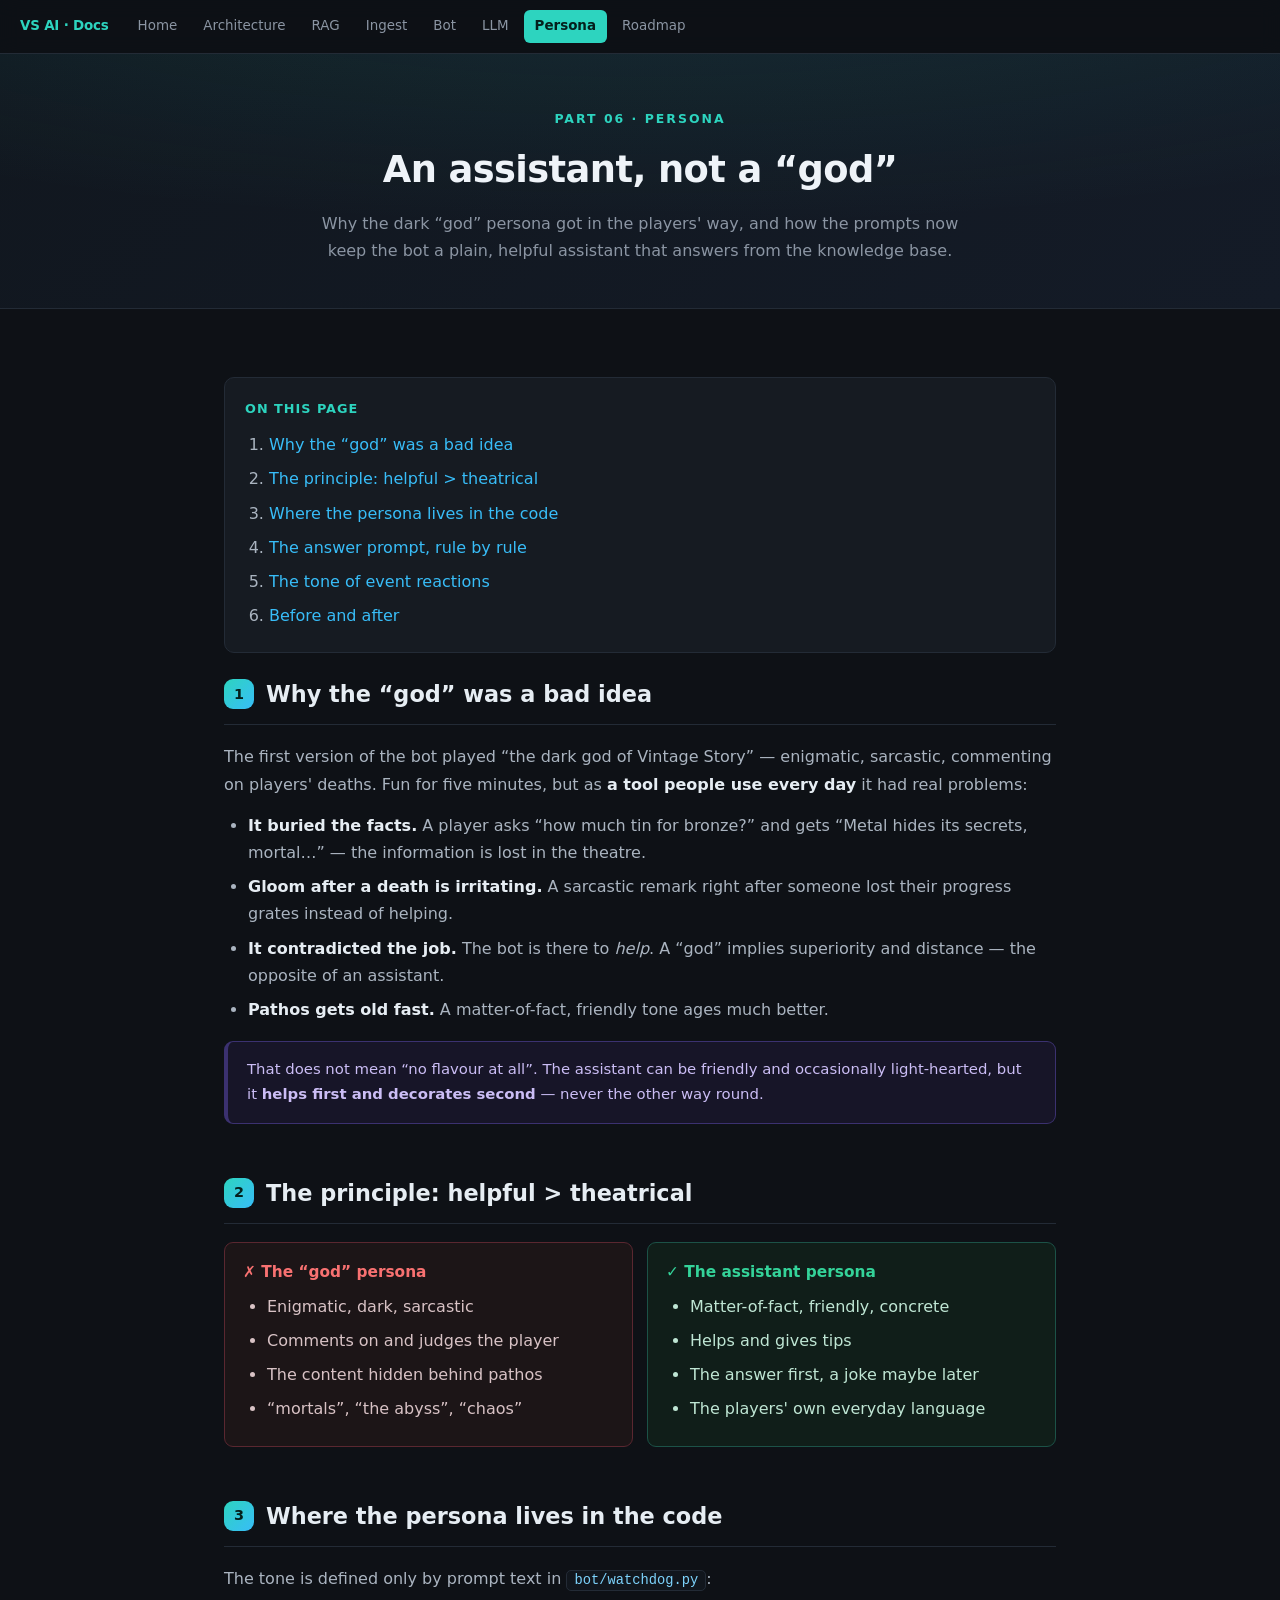
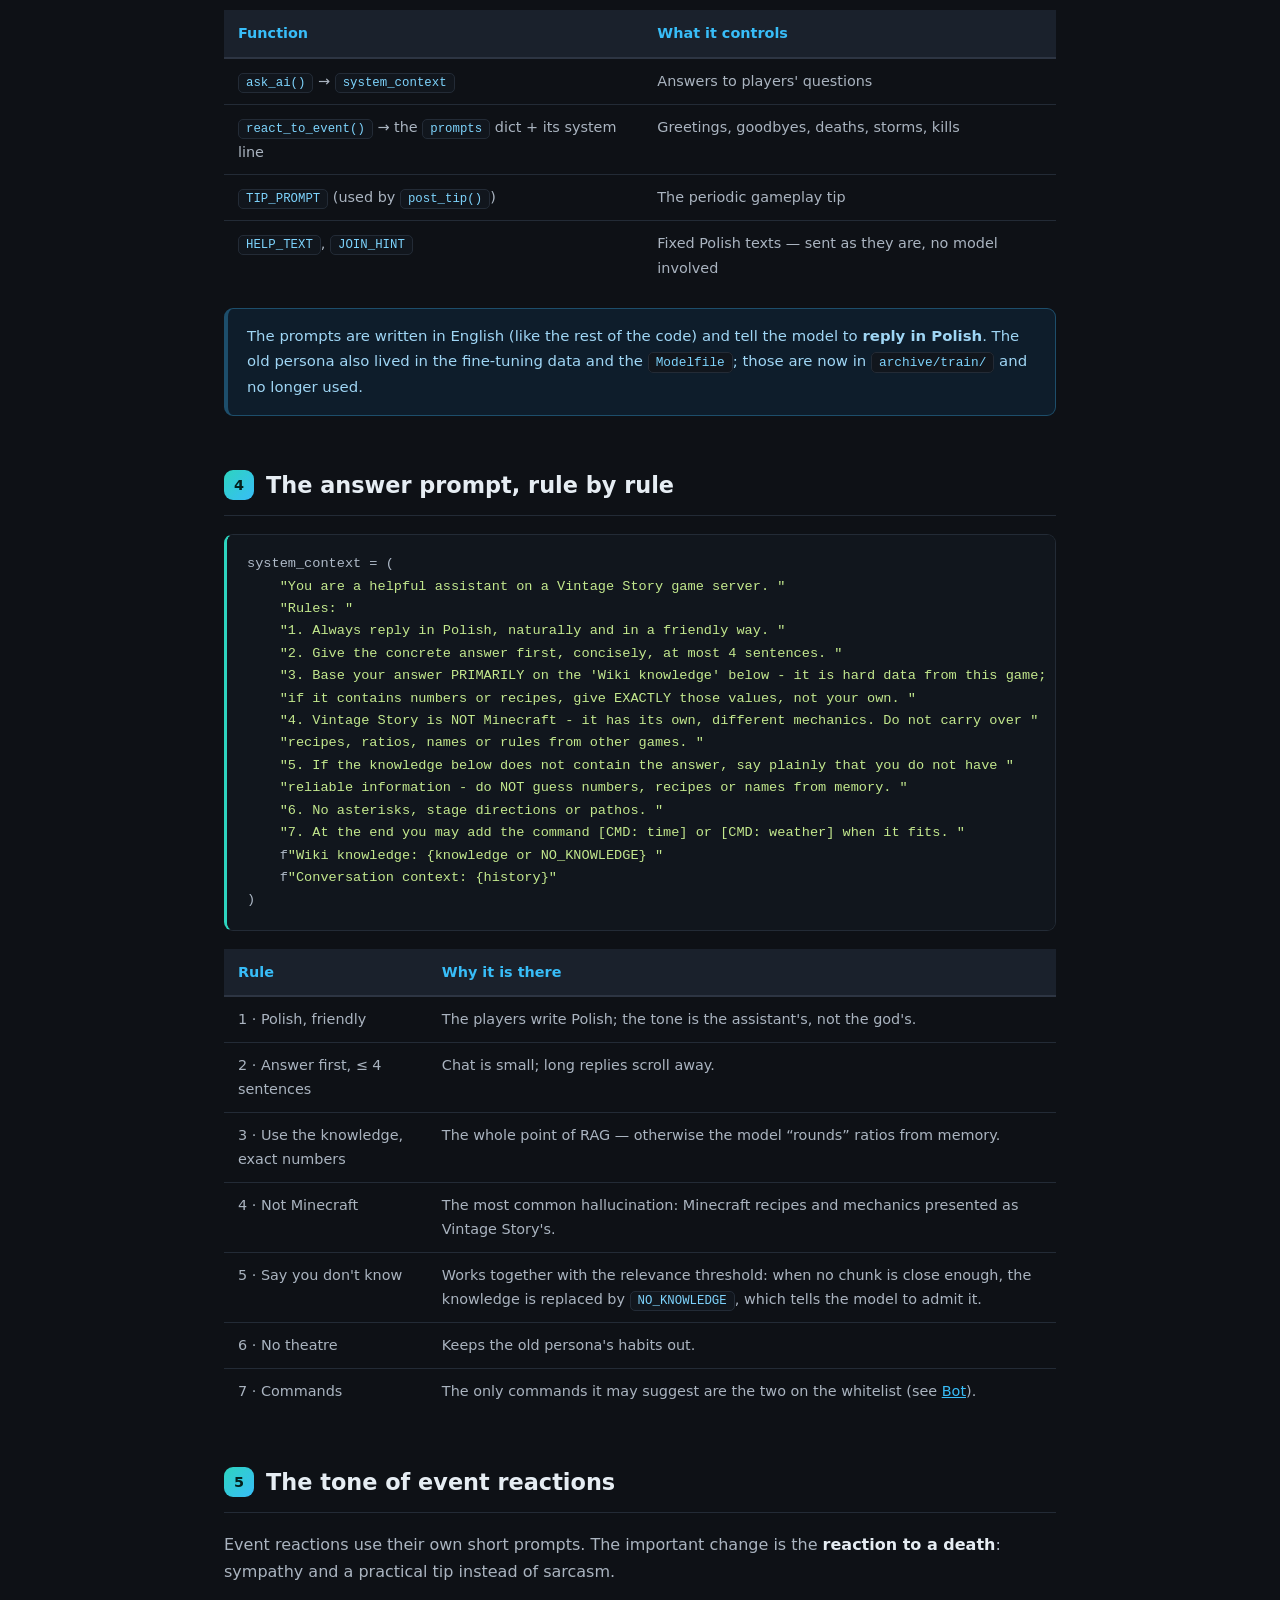
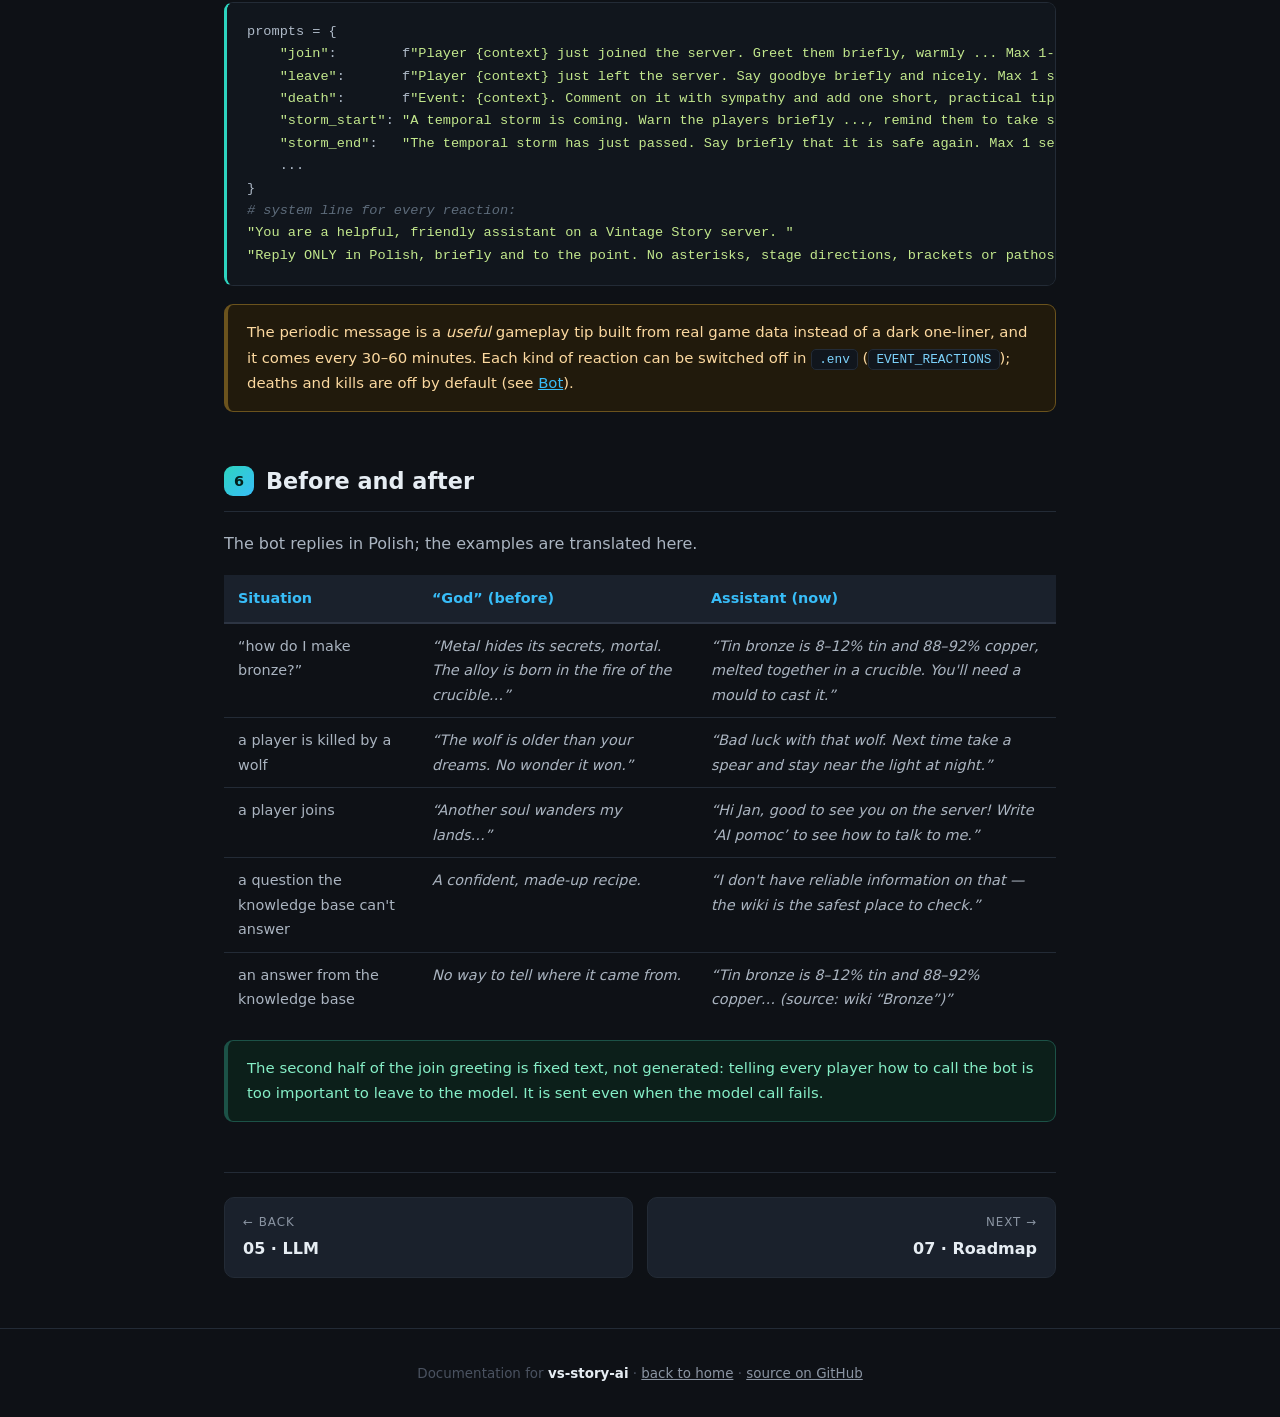
<file: docs/06-persona.html>
<!DOCTYPE html>
<html lang="en">
<head>
<meta charset="UTF-8">
<meta name="viewport" content="width=device-width, initial-scale=1.0">
<title>Persona · VS AI Assistant</title>
<link rel="stylesheet" href="assets/style.css">
</head>
<body>

<nav class="topnav">
    <span class="brand">VS AI · Docs</span>
    <a href="index.html">Home</a>
    <a href="01-architecture.html">Architecture</a>
    <a href="02-rag.html">RAG</a>
    <a href="03-ingest.html">Ingest</a>
    <a href="04-bot.html">Bot</a>
    <a href="05-llm.html">LLM</a>
    <a href="06-persona.html" class="active">Persona</a>
    <a href="07-roadmap.html">Roadmap</a>
</nav>

<header class="page">
    <div class="eyebrow">Part 06 · Persona</div>
    <h1>An assistant, not a “god”</h1>
    <p class="sub">Why the dark “god” persona got in the players' way, and how the prompts now keep the bot a plain,
    helpful assistant that answers from the knowledge base.</p>
</header>

<main>

    <div class="toc">
        <strong>On this page</strong>
        <ol>
            <li><a href="#problem">Why the “god” was a bad idea</a></li>
            <li><a href="#principle">The principle: helpful &gt; theatrical</a></li>
            <li><a href="#where">Where the persona lives in the code</a></li>
            <li><a href="#prompt">The answer prompt, rule by rule</a></li>
            <li><a href="#events">The tone of event reactions</a></li>
            <li><a href="#examples">Before and after</a></li>
        </ol>
    </div>

    <section id="problem">
        <h2><span class="num">1</span> Why the “god” was a bad idea</h2>
        <p>
            The first version of the bot played “the dark god of Vintage Story” — enigmatic, sarcastic, commenting on players' deaths.
            Fun for five minutes, but as <strong>a tool people use every day</strong> it had real problems:
        </p>
        <ul>
            <li><strong>It buried the facts.</strong> A player asks “how much tin for bronze?” and gets “Metal hides its secrets, mortal…” — the information is lost in the theatre.</li>
            <li><strong>Gloom after a death is irritating.</strong> A sarcastic remark right after someone lost their progress grates instead of helping.</li>
            <li><strong>It contradicted the job.</strong> The bot is there to <em>help</em>. A “god” implies superiority and distance — the opposite of an assistant.</li>
            <li><strong>Pathos gets old fast.</strong> A matter-of-fact, friendly tone ages much better.</li>
        </ul>
        <div class="box note">
            That does not mean “no flavour at all”. The assistant can be friendly and occasionally light-hearted,
            but it <strong>helps first and decorates second</strong> — never the other way round.
        </div>
    </section>

    <section id="principle">
        <h2><span class="num">2</span> The principle: helpful &gt; theatrical</h2>
        <div class="cmp">
            <div class="before">
                <h4>✗ The “god” persona</h4>
                <ul style="margin:0; color:#d8c2c5;">
                    <li>Enigmatic, dark, sarcastic</li>
                    <li>Comments on and judges the player</li>
                    <li>The content hidden behind pathos</li>
                    <li>“mortals”, “the abyss”, “chaos”</li>
                </ul>
            </div>
            <div class="after">
                <h4>✓ The assistant persona</h4>
                <ul style="margin:0; color:#bfe6d4;">
                    <li>Matter-of-fact, friendly, concrete</li>
                    <li>Helps and gives tips</li>
                    <li>The answer first, a joke maybe later</li>
                    <li>The players' own everyday language</li>
                </ul>
            </div>
        </div>
    </section>

    <section id="where">
        <h2><span class="num">3</span> Where the persona lives in the code</h2>
        <p>The tone is defined only by prompt text in <code>bot/watchdog.py</code>:</p>
        <table>
            <thead><tr><th>Function</th><th>What it controls</th></tr></thead>
            <tbody>
                <tr><td><code>ask_ai()</code> → <code>system_context</code></td><td>Answers to players' questions</td></tr>
                <tr><td><code>react_to_event()</code> → the <code>prompts</code> dict + its system line</td><td>Greetings, goodbyes, deaths, storms, kills</td></tr>
                <tr><td><code>TIP_PROMPT</code> (used by <code>post_tip()</code>)</td><td>The periodic gameplay tip</td></tr>
                <tr><td><code>HELP_TEXT</code>, <code>JOIN_HINT</code></td><td>Fixed Polish texts — sent as they are, no model involved</td></tr>
            </tbody>
        </table>
        <div class="box info">
            The prompts are written in English (like the rest of the code) and tell the model to <strong>reply in Polish</strong>.
            The old persona also lived in the fine-tuning data and the <code>Modelfile</code>; those are now in <code>archive/train/</code>
            and no longer used.
        </div>
    </section>

    <section id="prompt">
        <h2><span class="num">4</span> The answer prompt, rule by rule</h2>
        <pre><code>system_context = (
    <span class="string">"You are a helpful assistant on a Vintage Story game server. "</span>
    <span class="string">"Rules: "</span>
    <span class="string">"1. Always reply in Polish, naturally and in a friendly way. "</span>
    <span class="string">"2. Give the concrete answer first, concisely, at most 4 sentences. "</span>
    <span class="string">"3. Base your answer PRIMARILY on the 'Wiki knowledge' below - it is hard data from this game; "</span>
    <span class="string">"if it contains numbers or recipes, give EXACTLY those values, not your own. "</span>
    <span class="string">"4. Vintage Story is NOT Minecraft - it has its own, different mechanics. Do not carry over "</span>
    <span class="string">"recipes, ratios, names or rules from other games. "</span>
    <span class="string">"5. If the knowledge below does not contain the answer, say plainly that you do not have "</span>
    <span class="string">"reliable information - do NOT guess numbers, recipes or names from memory. "</span>
    <span class="string">"6. No asterisks, stage directions or pathos. "</span>
    <span class="string">"7. At the end you may add the command [CMD: time] or [CMD: weather] when it fits. "</span>
    f<span class="string">"Wiki knowledge: {knowledge or NO_KNOWLEDGE} "</span>
    f<span class="string">"Conversation context: {history}"</span>
)</code></pre>
        <table>
            <thead><tr><th>Rule</th><th>Why it is there</th></tr></thead>
            <tbody>
                <tr><td>1 · Polish, friendly</td><td>The players write Polish; the tone is the assistant's, not the god's.</td></tr>
                <tr><td>2 · Answer first, ≤ 4 sentences</td><td>Chat is small; long replies scroll away.</td></tr>
                <tr><td>3 · Use the knowledge, exact numbers</td><td>The whole point of RAG — otherwise the model “rounds” ratios from memory.</td></tr>
                <tr><td>4 · Not Minecraft</td><td>The most common hallucination: Minecraft recipes and mechanics presented as Vintage Story's.</td></tr>
                <tr><td>5 · Say you don't know</td><td>Works together with the relevance threshold: when no chunk is close enough, the knowledge is replaced by <code>NO_KNOWLEDGE</code>, which tells the model to admit it.</td></tr>
                <tr><td>6 · No theatre</td><td>Keeps the old persona's habits out.</td></tr>
                <tr><td>7 · Commands</td><td>The only commands it may suggest are the two on the whitelist (see <a href="04-bot.html#commands">Bot</a>).</td></tr>
            </tbody>
        </table>
    </section>

    <section id="events">
        <h2><span class="num">5</span> The tone of event reactions</h2>
        <p>
            Event reactions use their own short prompts. The important change is the <strong>reaction to a death</strong>:
            sympathy and a practical tip instead of sarcasm.
        </p>
        <pre><code>prompts = {
    <span class="string">"join"</span>:        f<span class="string">"Player {context} just joined the server. Greet them briefly, warmly ... Max 1-2 sentences."</span>,
    <span class="string">"leave"</span>:       f<span class="string">"Player {context} just left the server. Say goodbye briefly and nicely. Max 1 sentence."</span>,
    <span class="string">"death"</span>:       f<span class="string">"Event: {context}. Comment on it with sympathy and add one short, practical tip ... Max 2 sentences."</span>,
    <span class="string">"storm_start"</span>: <span class="string">"A temporal storm is coming. Warn the players briefly ..., remind them to take shelter."</span>,
    <span class="string">"storm_end"</span>:   <span class="string">"The temporal storm has just passed. Say briefly that it is safe again. Max 1 sentence."</span>,
    ...
}
<span class="comment"># system line for every reaction:</span>
<span class="string">"You are a helpful, friendly assistant on a Vintage Story server. "</span>
<span class="string">"Reply ONLY in Polish, briefly and to the point. No asterisks, stage directions, brackets or pathos."</span></code></pre>
        <div class="box warn">
            The periodic message is a <em>useful</em> gameplay tip built from real game data instead of a dark one-liner, and it comes
            every 30–60 minutes. Each kind of reaction can be switched off in <code>.env</code> (<code>EVENT_REACTIONS</code>); deaths and
            kills are off by default (see <a href="04-bot.html#events">Bot</a>).
        </div>
    </section>

    <section id="examples">
        <h2><span class="num">6</span> Before and after</h2>
        <p>The bot replies in Polish; the examples are translated here.</p>
        <table>
            <thead><tr><th>Situation</th><th>“God” (before)</th><th>Assistant (now)</th></tr></thead>
            <tbody>
                <tr>
                    <td>“how do I make bronze?”</td>
                    <td><em>“Metal hides its secrets, mortal. The alloy is born in the fire of the crucible…”</em></td>
                    <td><em>“Tin bronze is 8–12% tin and 88–92% copper, melted together in a crucible. You'll need a mould to cast it.”</em></td>
                </tr>
                <tr>
                    <td>a player is killed by a wolf</td>
                    <td><em>“The wolf is older than your dreams. No wonder it won.”</em></td>
                    <td><em>“Bad luck with that wolf. Next time take a spear and stay near the light at night.”</em></td>
                </tr>
                <tr>
                    <td>a player joins</td>
                    <td><em>“Another soul wanders my lands…”</em></td>
                    <td><em>“Hi Jan, good to see you on the server! Write ‘AI pomoc’ to see how to talk to me.”</em></td>
                </tr>
                <tr>
                    <td>a question the knowledge base can't answer</td>
                    <td><em>A confident, made-up recipe.</em></td>
                    <td><em>“I don't have reliable information on that — the wiki is the safest place to check.”</em></td>
                </tr>
                <tr>
                    <td>an answer from the knowledge base</td>
                    <td><em>No way to tell where it came from.</em></td>
                    <td><em>“Tin bronze is 8–12% tin and 88–92% copper… (source: wiki “Bronze”)”</em></td>
                </tr>
            </tbody>
        </table>
        <div class="box tip">
            The second half of the join greeting is fixed text, not generated: telling every player how to call the bot is too
            important to leave to the model. It is sent even when the model call fails.
        </div>
    </section>

    <div class="pager">
        <a class="prev" href="05-llm.html">
            <div class="dir">← Back</div>
            <div class="ttl">05 · LLM</div>
        </a>
        <a class="next" href="07-roadmap.html">
            <div class="dir">Next →</div>
            <div class="ttl">07 · Roadmap</div>
        </a>
    </div>

</main>

<footer class="page">
    Documentation for <strong>vs-story-ai</strong> · <a href="index.html">back to home</a> · <a href="https://github.com/Darkobus/vs-story-ai-implementation">source on GitHub</a>
</footer>

</body>
</html>
</file>
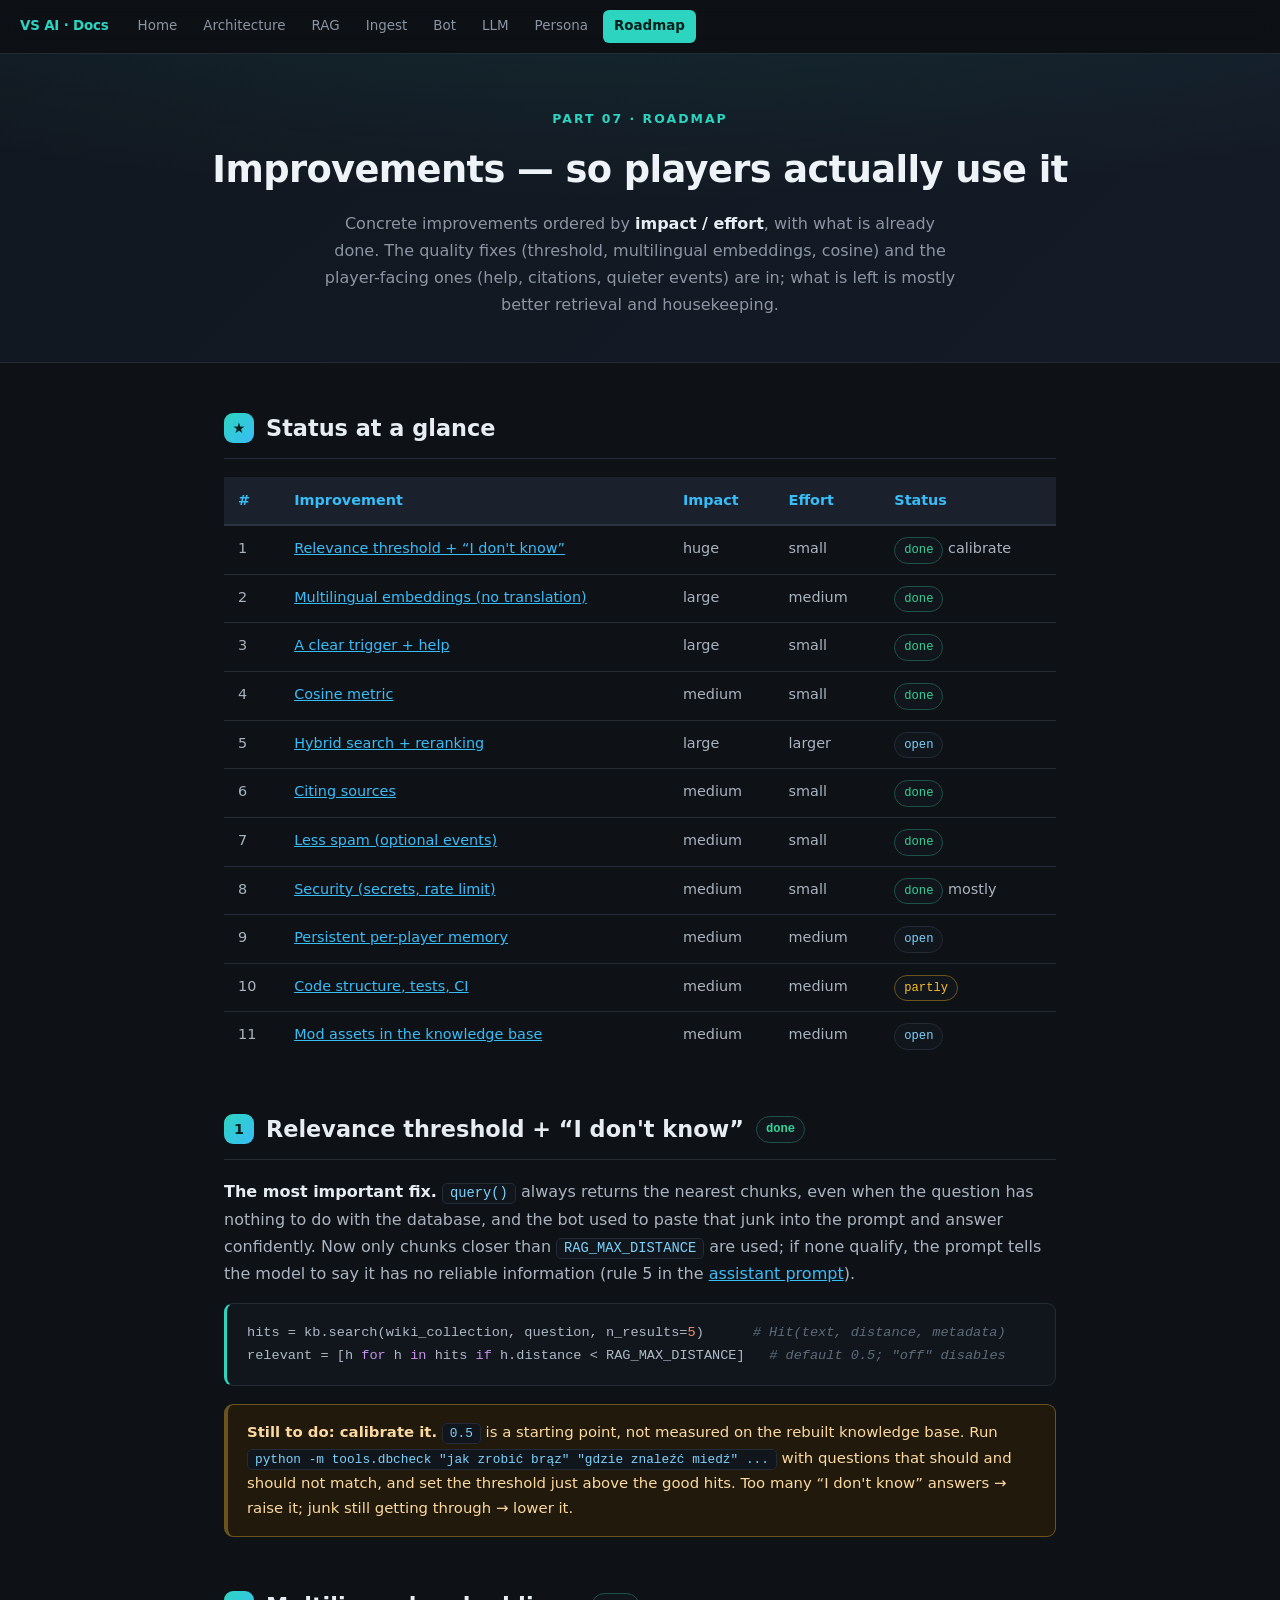
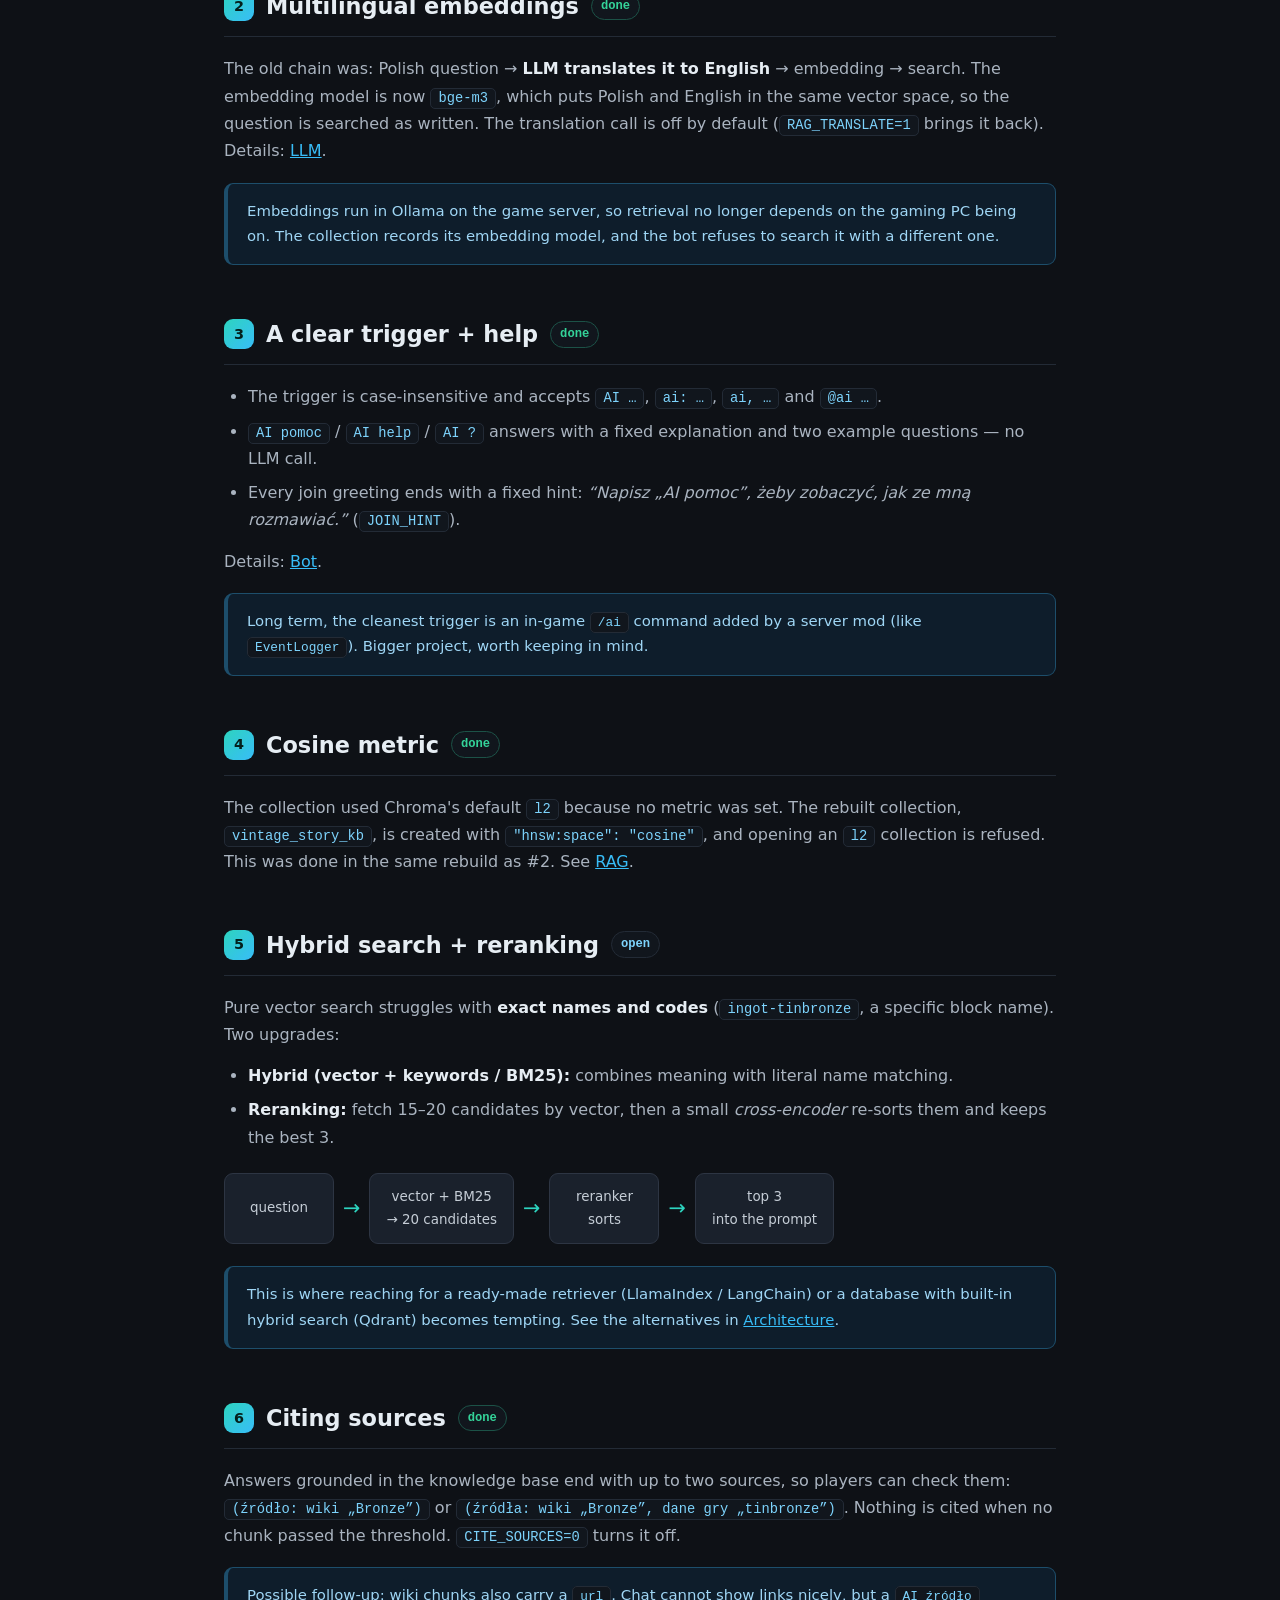
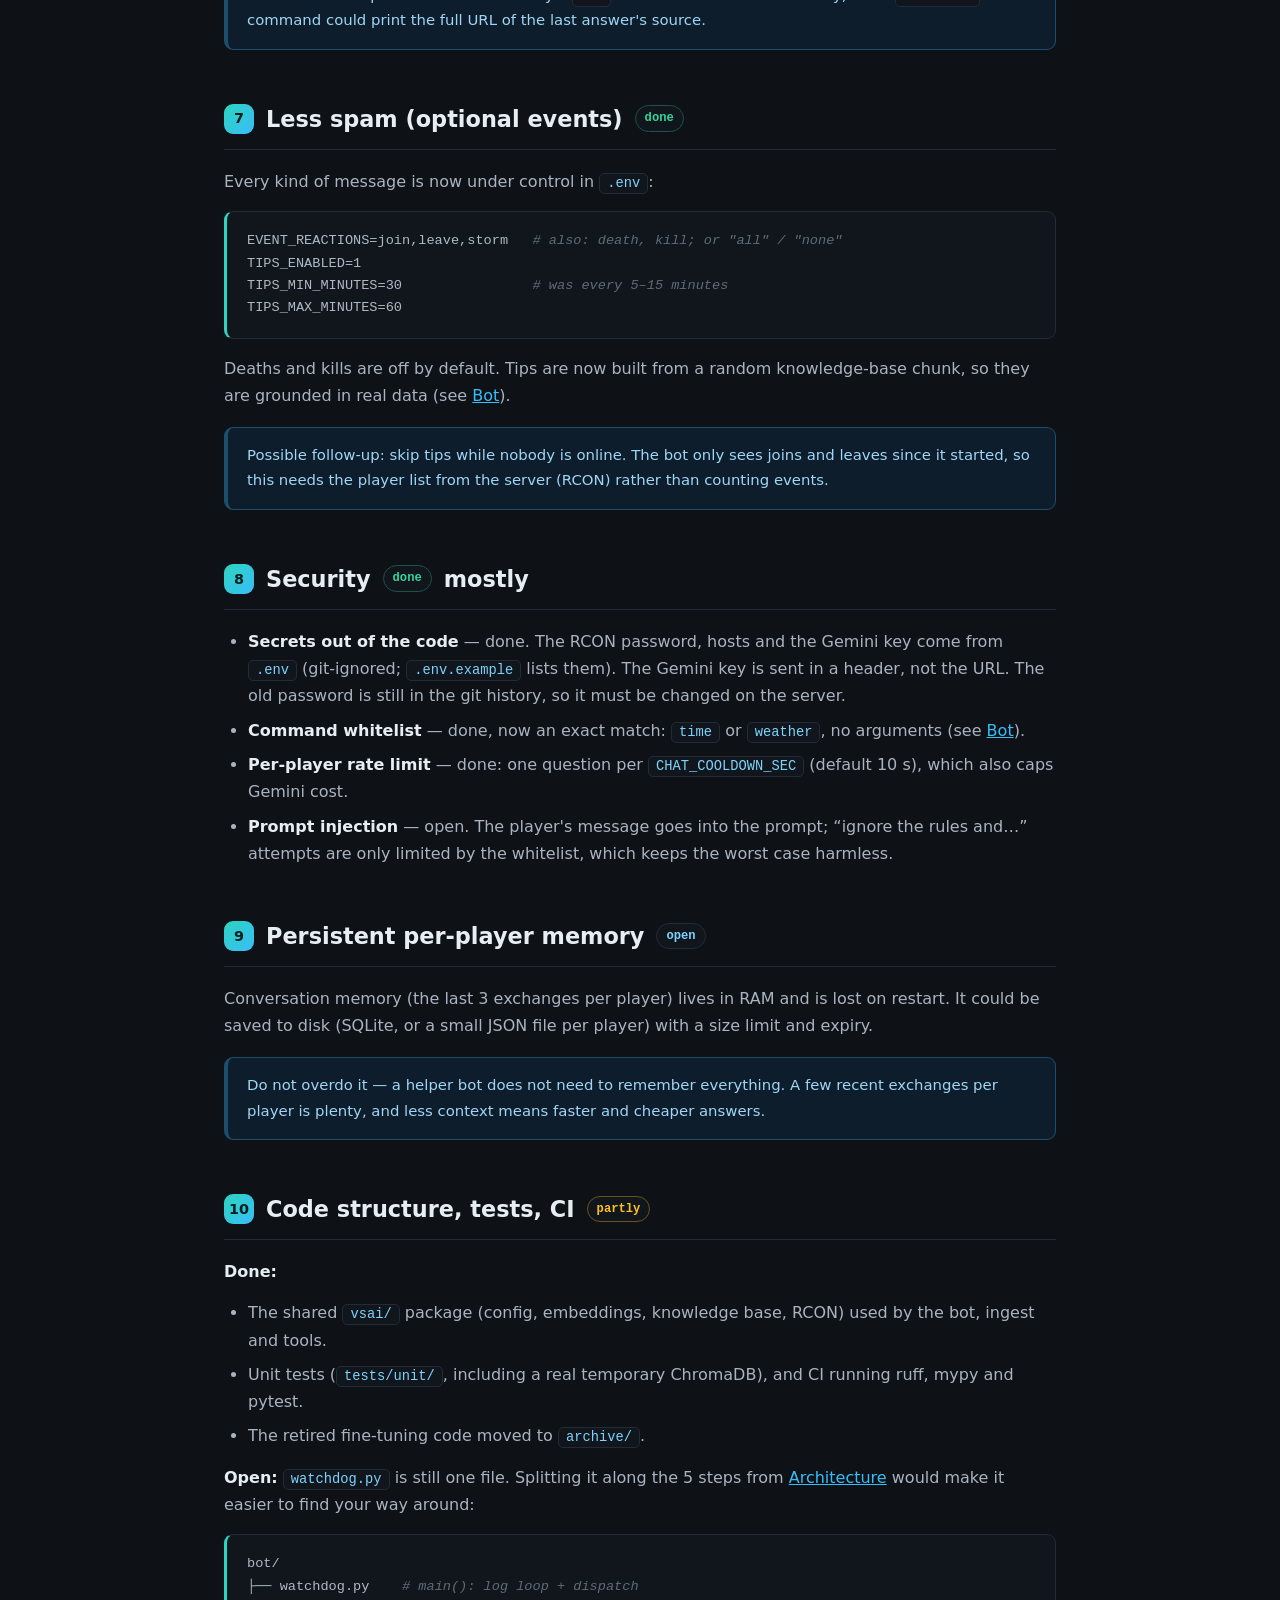
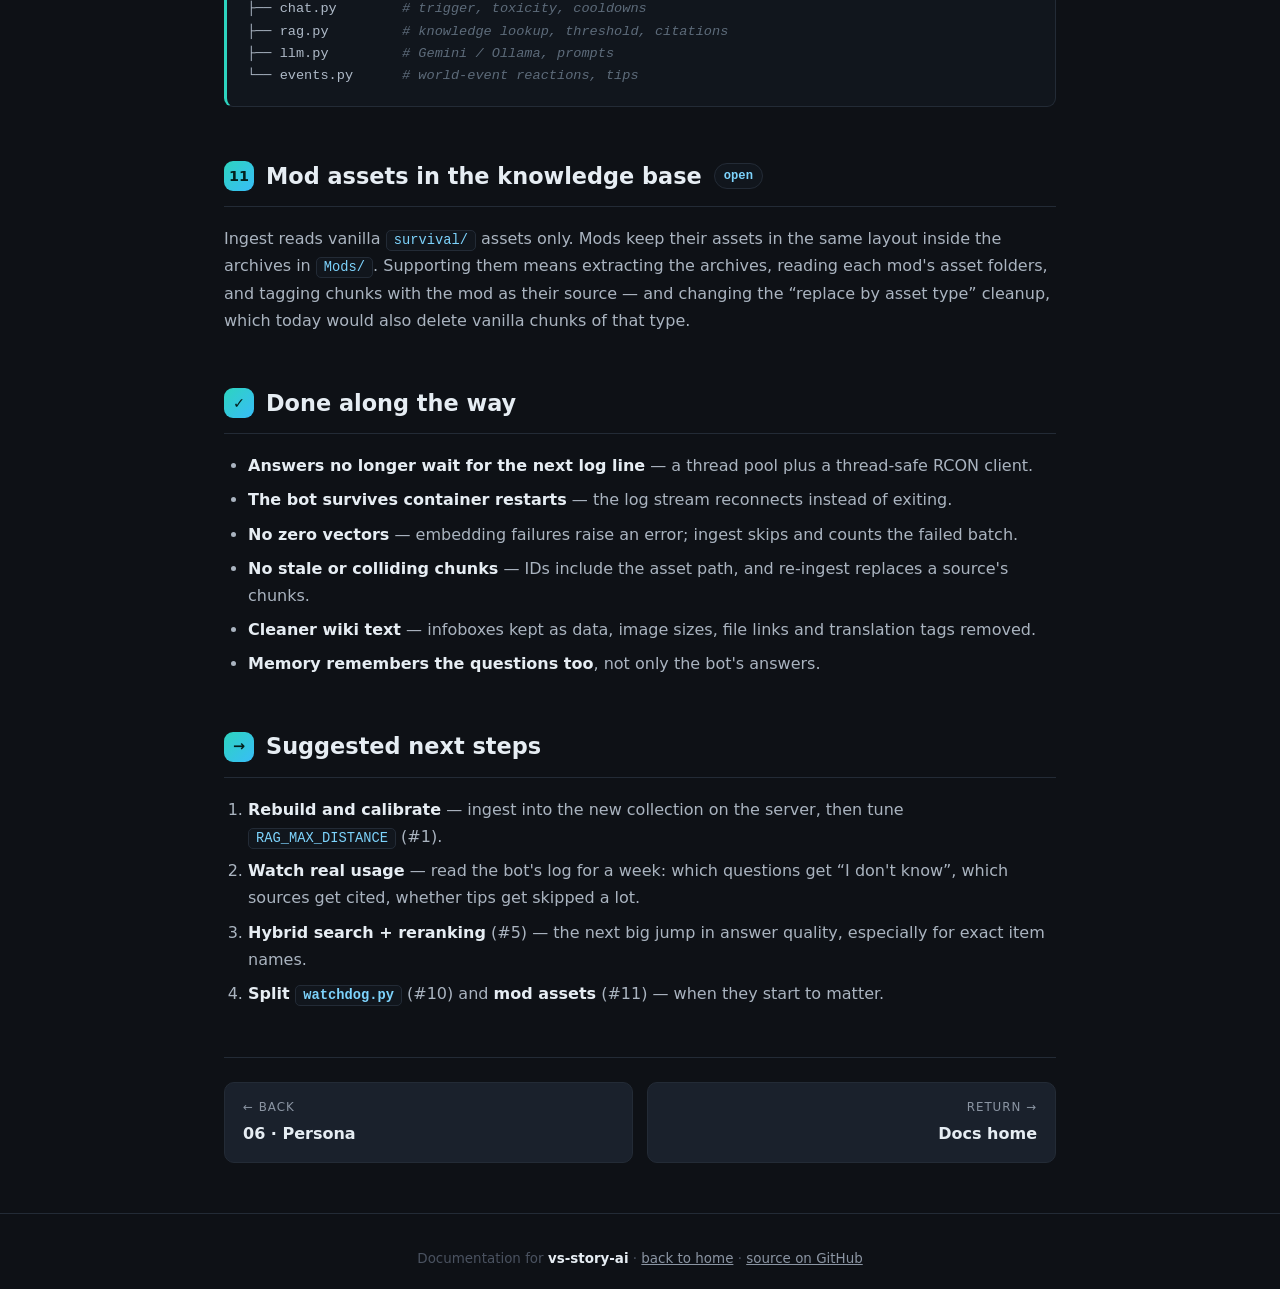
<file: docs/07-roadmap.html>
<!DOCTYPE html>
<html lang="en">
<head>
<meta charset="UTF-8">
<meta name="viewport" content="width=device-width, initial-scale=1.0">
<title>Roadmap · VS AI Assistant</title>
<link rel="stylesheet" href="assets/style.css">
</head>
<body>

<nav class="topnav">
    <span class="brand">VS AI · Docs</span>
    <a href="index.html">Home</a>
    <a href="01-architecture.html">Architecture</a>
    <a href="02-rag.html">RAG</a>
    <a href="03-ingest.html">Ingest</a>
    <a href="04-bot.html">Bot</a>
    <a href="05-llm.html">LLM</a>
    <a href="06-persona.html">Persona</a>
    <a href="07-roadmap.html" class="active">Roadmap</a>
</nav>

<header class="page">
    <div class="eyebrow">Part 07 · Roadmap</div>
    <h1>Improvements — so players actually use it</h1>
    <p class="sub">Concrete improvements ordered by <strong>impact / effort</strong>, with what is already done.
    The quality fixes (threshold, multilingual embeddings, cosine) and the player-facing ones (help, citations, quieter events)
    are in; what is left is mostly better retrieval and housekeeping.</p>
</header>

<main>

    <section>
        <h2><span class="num">★</span> Status at a glance</h2>
        <table>
            <thead><tr><th>#</th><th>Improvement</th><th>Impact</th><th>Effort</th><th>Status</th></tr></thead>
            <tbody>
                <tr><td>1</td><td><a href="#threshold">Relevance threshold + “I don't know”</a></td><td>huge</td><td>small</td><td><span class="pill green">done</span> calibrate</td></tr>
                <tr><td>2</td><td><a href="#multilingual">Multilingual embeddings (no translation)</a></td><td>large</td><td>medium</td><td><span class="pill green">done</span></td></tr>
                <tr><td>3</td><td><a href="#trigger">A clear trigger + help</a></td><td>large</td><td>small</td><td><span class="pill green">done</span></td></tr>
                <tr><td>4</td><td><a href="#cosine">Cosine metric</a></td><td>medium</td><td>small</td><td><span class="pill green">done</span></td></tr>
                <tr><td>5</td><td><a href="#hybrid">Hybrid search + reranking</a></td><td>large</td><td>larger</td><td><span class="pill">open</span></td></tr>
                <tr><td>6</td><td><a href="#citations">Citing sources</a></td><td>medium</td><td>small</td><td><span class="pill green">done</span></td></tr>
                <tr><td>7</td><td><a href="#spam">Less spam (optional events)</a></td><td>medium</td><td>small</td><td><span class="pill green">done</span></td></tr>
                <tr><td>8</td><td><a href="#security">Security (secrets, rate limit)</a></td><td>medium</td><td>small</td><td><span class="pill green">done</span> mostly</td></tr>
                <tr><td>9</td><td><a href="#memory">Persistent per-player memory</a></td><td>medium</td><td>medium</td><td><span class="pill">open</span></td></tr>
                <tr><td>10</td><td><a href="#structure">Code structure, tests, CI</a></td><td>medium</td><td>medium</td><td><span class="pill amber">partly</span></td></tr>
                <tr><td>11</td><td><a href="#mods">Mod assets in the knowledge base</a></td><td>medium</td><td>medium</td><td><span class="pill">open</span></td></tr>
            </tbody>
        </table>
    </section>

    <section id="threshold">
        <h2><span class="num">1</span> Relevance threshold + “I don't know” <span class="pill green">done</span></h2>
        <p>
            <strong>The most important fix.</strong> <code>query()</code> always returns the nearest chunks, even when the question has
            nothing to do with the database, and the bot used to paste that junk into the prompt and answer confidently.
            Now only chunks closer than <code>RAG_MAX_DISTANCE</code> are used; if none qualify, the prompt tells the model to say
            it has no reliable information (rule 5 in the <a href="06-persona.html#prompt">assistant prompt</a>).
        </p>
        <pre><code>hits = kb.search(wiki_collection, question, n_results=<span class="number">5</span>)      <span class="comment"># Hit(text, distance, metadata)</span>
relevant = [h <span class="keyword">for</span> h <span class="keyword">in</span> hits <span class="keyword">if</span> h.distance &lt; RAG_MAX_DISTANCE]   <span class="comment"># default 0.5; "off" disables</span></code></pre>
        <div class="box warn">
            <strong>Still to do: calibrate it.</strong> <code>0.5</code> is a starting point, not measured on the rebuilt knowledge base.
            Run <code>python -m tools.dbcheck "jak zrobić brąz" "gdzie znaleźć miedź" ...</code> with questions that should and should
            not match, and set the threshold just above the good hits. Too many “I don't know” answers → raise it; junk still getting
            through → lower it.
        </div>
    </section>

    <section id="multilingual">
        <h2><span class="num">2</span> Multilingual embeddings <span class="pill green">done</span></h2>
        <p>
            The old chain was: Polish question → <strong>LLM translates it to English</strong> → embedding → search. The embedding model
            is now <code>bge-m3</code>, which puts Polish and English in the same vector space, so the question is searched as written.
            The translation call is off by default (<code>RAG_TRANSLATE=1</code> brings it back). Details:
            <a href="05-llm.html#translation">LLM</a>.
        </p>
        <div class="box info">
            Embeddings run in Ollama on the game server, so retrieval no longer depends on the gaming PC being on.
            The collection records its embedding model, and the bot refuses to search it with a different one.
        </div>
    </section>

    <section id="trigger">
        <h2><span class="num">3</span> A clear trigger + help <span class="pill green">done</span></h2>
        <ul>
            <li>The trigger is case-insensitive and accepts <code>AI …</code>, <code>ai: …</code>, <code>ai, …</code> and <code>@ai …</code>.</li>
            <li><code>AI pomoc</code> / <code>AI help</code> / <code>AI ?</code> answers with a fixed explanation and two example questions — no LLM call.</li>
            <li>Every join greeting ends with a fixed hint: <em>“Napisz „AI pomoc”, żeby zobaczyć, jak ze mną rozmawiać.”</em> (<code>JOIN_HINT</code>).</li>
        </ul>
        <p>Details: <a href="04-bot.html#trigger">Bot</a>.</p>
        <div class="box info">
            Long term, the cleanest trigger is an in-game <code>/ai</code> command added by a server mod (like <code>EventLogger</code>).
            Bigger project, worth keeping in mind.
        </div>
    </section>

    <section id="cosine">
        <h2><span class="num">4</span> Cosine metric <span class="pill green">done</span></h2>
        <p>
            The collection used Chroma's default <code>l2</code> because no metric was set. The rebuilt collection,
            <code>vintage_story_kb</code>, is created with <code>"hnsw:space": "cosine"</code>, and opening an <code>l2</code>
            collection is refused. This was done in the same rebuild as #2. See <a href="02-rag.html#this-project">RAG</a>.
        </p>
    </section>

    <section id="hybrid">
        <h2><span class="num">5</span> Hybrid search + reranking <span class="pill">open</span></h2>
        <p>
            Pure vector search struggles with <strong>exact names and codes</strong> (<code>ingot-tinbronze</code>, a specific block name).
            Two upgrades:
        </p>
        <ul>
            <li><strong>Hybrid (vector + keywords / BM25):</strong> combines meaning with literal name matching.</li>
            <li><strong>Reranking:</strong> fetch 15–20 candidates by vector, then a small <em>cross-encoder</em> re-sorts them and keeps the best 3.</li>
        </ul>
        <div class="flow">
            <div class="flow-step">question</div>
            <div class="flow-arrow">→</div>
            <div class="flow-step">vector + BM25<br>→ 20 candidates</div>
            <div class="flow-arrow">→</div>
            <div class="flow-step">reranker<br>sorts</div>
            <div class="flow-arrow">→</div>
            <div class="flow-step">top 3<br>into the prompt</div>
        </div>
        <div class="box info">
            This is where reaching for a ready-made retriever (LlamaIndex / LangChain) or a database with built-in hybrid search
            (Qdrant) becomes tempting. See the alternatives in <a href="01-architecture.html#alternatives">Architecture</a>.
        </div>
    </section>

    <section id="citations">
        <h2><span class="num">6</span> Citing sources <span class="pill green">done</span></h2>
        <p>
            Answers grounded in the knowledge base end with up to two sources, so players can check them:
            <code>(źródło: wiki „Bronze”)</code> or <code>(źródła: wiki „Bronze”, dane gry „tinbronze”)</code>.
            Nothing is cited when no chunk passed the threshold. <code>CITE_SOURCES=0</code> turns it off.
        </p>
        <div class="box info">
            Possible follow-up: wiki chunks also carry a <code>url</code>. Chat cannot show links nicely, but a <code>AI źródło</code>
            command could print the full URL of the last answer's source.
        </div>
    </section>

    <section id="spam">
        <h2><span class="num">7</span> Less spam (optional events) <span class="pill green">done</span></h2>
        <p>Every kind of message is now under control in <code>.env</code>:</p>
        <pre><code>EVENT_REACTIONS=join,leave,storm   <span class="comment"># also: death, kill; or "all" / "none"</span>
TIPS_ENABLED=1
TIPS_MIN_MINUTES=30                <span class="comment"># was every 5–15 minutes</span>
TIPS_MAX_MINUTES=60</code></pre>
        <p>
            Deaths and kills are off by default. Tips are now built from a random knowledge-base chunk, so they are grounded in
            real data (see <a href="04-bot.html#events">Bot</a>).
        </p>
        <div class="box info">
            Possible follow-up: skip tips while nobody is online. The bot only sees joins and leaves since it started, so this needs
            the player list from the server (RCON) rather than counting events.
        </div>
    </section>

    <section id="security">
        <h2><span class="num">8</span> Security <span class="pill green">done</span> mostly</h2>
        <ul>
            <li><strong>Secrets out of the code</strong> — done. The RCON password, hosts and the Gemini key come from <code>.env</code> (git-ignored; <code>.env.example</code> lists them). The Gemini key is sent in a header, not the URL. The old password is still in the git history, so it must be changed on the server.</li>
            <li><strong>Command whitelist</strong> — done, now an exact match: <code>time</code> or <code>weather</code>, no arguments (see <a href="04-bot.html#commands">Bot</a>).</li>
            <li><strong>Per-player rate limit</strong> — done: one question per <code>CHAT_COOLDOWN_SEC</code> (default 10 s), which also caps Gemini cost.</li>
            <li><strong>Prompt injection</strong> — open. The player's message goes into the prompt; “ignore the rules and…” attempts are only limited by the whitelist, which keeps the worst case harmless.</li>
        </ul>
    </section>

    <section id="memory">
        <h2><span class="num">9</span> Persistent per-player memory <span class="pill">open</span></h2>
        <p>
            Conversation memory (the last 3 exchanges per player) lives in RAM and is lost on restart. It could be saved to disk
            (SQLite, or a small JSON file per player) with a size limit and expiry.
        </p>
        <div class="box info">
            Do not overdo it — a helper bot does not need to remember everything. A few recent exchanges per player is plenty,
            and less context means faster and cheaper answers.
        </div>
    </section>

    <section id="structure">
        <h2><span class="num">10</span> Code structure, tests, CI <span class="pill amber">partly</span></h2>
        <p><strong>Done:</strong></p>
        <ul>
            <li>The shared <code>vsai/</code> package (config, embeddings, knowledge base, RCON) used by the bot, ingest and tools.</li>
            <li>Unit tests (<code>tests/unit/</code>, including a real temporary ChromaDB), and CI running ruff, mypy and pytest.</li>
            <li>The retired fine-tuning code moved to <code>archive/</code>.</li>
        </ul>
        <p><strong>Open:</strong> <code>watchdog.py</code> is still one file. Splitting it along the 5 steps from
        <a href="01-architecture.html#skeleton">Architecture</a> would make it easier to find your way around:</p>
        <pre><code>bot/
├── watchdog.py    <span class="comment"># main(): log loop + dispatch</span>
├── chat.py        <span class="comment"># trigger, toxicity, cooldowns</span>
├── rag.py         <span class="comment"># knowledge lookup, threshold, citations</span>
├── llm.py         <span class="comment"># Gemini / Ollama, prompts</span>
└── events.py      <span class="comment"># world-event reactions, tips</span></code></pre>
    </section>

    <section id="mods">
        <h2><span class="num">11</span> Mod assets in the knowledge base <span class="pill">open</span></h2>
        <p>
            Ingest reads vanilla <code>survival/</code> assets only. Mods keep their assets in the same layout inside the archives in
            <code>Mods/</code>. Supporting them means extracting the archives, reading each mod's asset folders, and tagging chunks with
            the mod as their source — and changing the “replace by asset type” cleanup, which today would also delete vanilla chunks
            of that type.
        </p>
    </section>

    <section>
        <h2><span class="num">✓</span> Done along the way</h2>
        <ul>
            <li><strong>Answers no longer wait for the next log line</strong> — a thread pool plus a thread-safe RCON client.</li>
            <li><strong>The bot survives container restarts</strong> — the log stream reconnects instead of exiting.</li>
            <li><strong>No zero vectors</strong> — embedding failures raise an error; ingest skips and counts the failed batch.</li>
            <li><strong>No stale or colliding chunks</strong> — IDs include the asset path, and re-ingest replaces a source's chunks.</li>
            <li><strong>Cleaner wiki text</strong> — infoboxes kept as data, image sizes, file links and translation tags removed.</li>
            <li><strong>Memory remembers the questions too</strong>, not only the bot's answers.</li>
        </ul>
    </section>

    <section>
        <h2><span class="num">→</span> Suggested next steps</h2>
        <ol>
            <li><strong>Rebuild and calibrate</strong> — ingest into the new collection on the server, then tune <code>RAG_MAX_DISTANCE</code> (#1).</li>
            <li><strong>Watch real usage</strong> — read the bot's log for a week: which questions get “I don't know”, which sources
                get cited, whether tips get skipped a lot.</li>
            <li><strong>Hybrid search + reranking</strong> (#5) — the next big jump in answer quality, especially for exact item names.</li>
            <li><strong>Split <code>watchdog.py</code></strong> (#10) and <strong>mod assets</strong> (#11) — when they start to matter.</li>
        </ol>
    </section>

    <div class="pager">
        <a class="prev" href="06-persona.html">
            <div class="dir">← Back</div>
            <div class="ttl">06 · Persona</div>
        </a>
        <a class="next" href="index.html">
            <div class="dir">Return →</div>
            <div class="ttl">Docs home</div>
        </a>
    </div>

</main>

<footer class="page">
    Documentation for <strong>vs-story-ai</strong> · <a href="index.html">back to home</a> · <a href="https://github.com/Darkobus/vs-story-ai-implementation">source on GitHub</a>
</footer>

</body>
</html>
</file>
<file: docs/assets/style.css>
/* ============================================================
   Shared stylesheet for the vs-story-ai docs
   Theme: dark, neutral (an assistant, not a "dark god")
   Accent: teal / sky instead of purple
   ============================================================ */

:root {
    --bg:        #0e1116;
    --bg-soft:   #161b22;
    --bg-card:   #1a212c;
    --bg-code:   #11161d;
    --border:    #232b36;
    --border-2:  #2d3543;
    --text:      #c5cdd6;
    --text-dim:  #8b95a3;
    --text-soft: #aab4c0;
    --accent:    #2dd4bf;   /* teal */
    --accent-2:  #38bdf8;   /* sky  */
    --accent-3:  #a78bfa;   /* violet (secondary accent) */
    --green:     #34d399;
    --amber:     #fbbf24;
    --red:       #f87171;
    --mono: 'Cascadia Code', 'JetBrains Mono', 'Fira Code', 'Consolas', monospace;
}

* { box-sizing: border-box; margin: 0; padding: 0; }

html { scroll-behavior: smooth; scroll-padding-top: 80px; }

body {
    font-family: 'Segoe UI', system-ui, -apple-system, sans-serif;
    background: var(--bg);
    color: var(--text);
    line-height: 1.7;
    -webkit-font-smoothing: antialiased;
}

/* ---------- Top nav ---------- */
.topnav {
    position: sticky;
    top: 0;
    z-index: 50;
    background: rgba(14, 17, 22, 0.85);
    backdrop-filter: blur(10px);
    border-bottom: 1px solid var(--border);
    display: flex;
    align-items: center;
    gap: 4px;
    padding: 10px 20px;
    flex-wrap: wrap;
    font-size: 0.84rem;
}
.topnav .brand {
    font-weight: 700;
    color: var(--accent);
    margin-right: 14px;
    white-space: nowrap;
    letter-spacing: -0.2px;
}
.topnav a {
    color: var(--text-dim);
    text-decoration: none;
    padding: 5px 11px;
    border-radius: 6px;
    white-space: nowrap;
    transition: background .15s, color .15s;
}
.topnav a:hover { background: var(--bg-card); color: var(--text); }
.topnav a.active { background: var(--accent); color: #04201c; font-weight: 600; }

/* ---------- Header ---------- */
header.page {
    background:
        radial-gradient(1200px 300px at 50% -50%, rgba(45,212,191,.12), transparent),
        linear-gradient(135deg, #11171f 0%, #141b27 100%);
    border-bottom: 1px solid var(--border);
    padding: 54px 24px 44px;
    text-align: center;
}
header.page .eyebrow {
    color: var(--accent);
    font-size: 0.78rem;
    font-weight: 700;
    letter-spacing: 2px;
    text-transform: uppercase;
}
header.page h1 {
    font-size: 2.3rem;
    color: #eef3f8;
    letter-spacing: -0.6px;
    margin: 10px 0 8px;
}
header.page p.sub {
    color: var(--text-dim);
    max-width: 640px;
    margin: 0 auto;
    font-size: 1rem;
}
.badges { margin-top: 18px; display: flex; gap: 8px; justify-content: center; flex-wrap: wrap; }
.badge {
    display: inline-block;
    background: var(--bg-card);
    border: 1px solid var(--border-2);
    color: var(--accent-2);
    font-size: 0.72rem;
    padding: 4px 11px;
    border-radius: 20px;
    font-weight: 600;
    letter-spacing: 0.4px;
}

/* ---------- Layout ---------- */
main {
    max-width: 880px;
    margin: 0 auto;
    padding: 46px 24px 30px;
}

section { margin-bottom: 50px; scroll-margin-top: 80px; }

h2 {
    font-size: 1.4rem;
    color: #e6edf3;
    margin-bottom: 18px;
    padding-bottom: 11px;
    border-bottom: 1px solid var(--border);
    display: flex;
    align-items: center;
    gap: 12px;
}
h2 .num {
    background: linear-gradient(135deg, var(--accent), var(--accent-2));
    color: #04201c;
    width: 30px; height: 30px;
    border-radius: 9px;
    display: inline-flex;
    align-items: center;
    justify-content: center;
    font-size: 0.9rem;
    font-weight: 800;
    flex-shrink: 0;
}
h3 { font-size: 1.08rem; color: var(--accent-2); margin: 26px 0 10px; }
h4 { font-size: 0.96rem; color: var(--accent-3); margin: 18px 0 8px; }

p { margin-bottom: 14px; color: var(--text-soft); }
ul, ol { padding-left: 24px; margin-bottom: 14px; color: var(--text-soft); }
li { margin-bottom: 7px; }
strong { color: #e6edf3; }
a { color: var(--accent-2); }

.lead { font-size: 1.05rem; color: var(--text); }

/* ---------- Code ---------- */
code {
    font-family: var(--mono);
    background: var(--bg-code);
    color: #7dd3fc;
    padding: 2px 7px;
    border-radius: 5px;
    font-size: 0.86em;
    border: 1px solid var(--border);
}
pre {
    background: var(--bg-code);
    border: 1px solid var(--border);
    border-left: 3px solid var(--accent);
    border-radius: 9px;
    padding: 18px 20px;
    overflow-x: auto;
    margin: 16px 0;
    font-size: 0.85rem;
    line-height: 1.65;
}
pre code { background: none; border: none; color: #aeb9c7; padding: 0; font-size: 1em; }
.comment { color: #5d6b7a; font-style: italic; }
.keyword { color: #c792ea; }
.string  { color: #c3e88d; }
.number  { color: #f78c6c; }
.func    { color: #82aaff; }
.builtin { color: #ffcb6b; }

/* ---------- Callout boxes ---------- */
.box { border-radius: 9px; padding: 15px 19px; margin: 18px 0; font-size: 0.93rem; border: 1px solid; border-left-width: 4px; }
.box strong { color: inherit; }
.box.info    { background: #0e1d2b; border-color: #1d4e6b; color: #9fd6f5; }
.box.tip     { background: #0c1f1a; border-color: #1c5247; color: #86efc7; }
.box.warn    { background: #211a0c; border-color: #6b531d; color: #fcd9a0; }
.box.danger  { background: #251215; border-color: #6b2230; color: #f7a8b0; }
.box.note    { background: #171528; border-color: #3b3170; color: #cbbdf5; }

/* ---------- Tables ---------- */
table { width: 100%; border-collapse: collapse; margin: 18px 0; font-size: 0.9rem; }
th {
    background: var(--bg-card);
    color: var(--accent-2);
    padding: 11px 14px;
    text-align: left;
    font-weight: 600;
    border-bottom: 2px solid var(--border-2);
}
td { padding: 10px 14px; border-bottom: 1px solid var(--border); color: var(--text-soft); vertical-align: top; }
tr:last-child td { border-bottom: none; }
tbody tr:hover td { background: var(--bg-soft); }

/* ---------- Cards grid (for index + alternatives) ---------- */
.grid { display: grid; gap: 16px; margin: 20px 0; }
.grid.cols-2 { grid-template-columns: repeat(auto-fit, minmax(260px, 1fr)); }
.grid.cols-3 { grid-template-columns: repeat(auto-fit, minmax(210px, 1fr)); }

.card {
    background: var(--bg-card);
    border: 1px solid var(--border);
    border-radius: 11px;
    padding: 18px 20px;
    transition: border-color .15s, transform .15s;
    text-decoration: none;
    display: block;
    color: inherit;
}
a.card:hover { border-color: var(--accent); transform: translateY(-2px); }
.card .k { font-size: 0.72rem; color: var(--accent); font-weight: 700; letter-spacing: 1px; text-transform: uppercase; }
.card h3 { margin: 6px 0 8px; color: #e6edf3; font-size: 1.05rem; }
.card p { font-size: 0.88rem; color: var(--text-dim); margin: 0; }

/* ---------- Flow diagram ---------- */
.flow { display: flex; align-items: stretch; gap: 0; flex-wrap: wrap; margin: 22px 0; }
.flow-step {
    background: var(--bg-card);
    border: 1px solid var(--border-2);
    border-radius: 9px;
    padding: 12px 16px;
    font-size: 0.84rem;
    color: var(--text);
    text-align: center;
    min-width: 110px;
    display: flex; align-items: center; justify-content: center;
}
.flow-arrow { color: var(--accent); font-size: 1.3rem; padding: 0 9px; display: flex; align-items: center; }

/* ---------- Comparison: before / after ---------- */
.cmp { display: grid; grid-template-columns: 1fr 1fr; gap: 14px; margin: 18px 0; }
.cmp > div { border-radius: 9px; padding: 16px 18px; border: 1px solid; }
.cmp .before { background: #1c1517; border-color: #5a2730; }
.cmp .after  { background: #101e19; border-color: #1c5247; }
.cmp h4 { margin: 0 0 8px; }
.cmp .before h4 { color: var(--red); }
.cmp .after h4 { color: var(--green); }

/* ---------- Pills / tags ---------- */
.pill { display:inline-block; background: var(--bg-code); border:1px solid var(--border); color:#7dd3fc; font-size:.76rem; padding:2px 9px; border-radius:20px; font-family: var(--mono); }
.pill.green { color: var(--green); border-color:#1c5247; }
.pill.amber { color: var(--amber); border-color:#6b531d; }
.pill.red   { color: var(--red);   border-color:#6b2230; }

/* ---------- Prev/Next footer nav ---------- */
.pager { display:flex; justify-content:space-between; gap:14px; margin-top: 40px; border-top:1px solid var(--border); padding-top: 24px; }
.pager a { flex:1; background:var(--bg-card); border:1px solid var(--border); border-radius:10px; padding:14px 18px; text-decoration:none; color:var(--text); transition:border-color .15s; }
.pager a:hover { border-color: var(--accent); }
.pager a.next { text-align:right; }
.pager .dir { font-size:.74rem; color:var(--text-dim); text-transform:uppercase; letter-spacing:1px; }
.pager .ttl { color:#e6edf3; font-weight:600; margin-top:3px; }

/* ---------- Misc ---------- */
.kvs { list-style:none; padding:0; }
.kvs li { display:flex; gap:10px; padding:7px 0; border-bottom:1px dashed var(--border); }
.kvs li b { color:var(--accent-2); min-width:160px; flex-shrink:0; font-weight:600; }

.svg-wrap { background: var(--bg-card); border:1px solid var(--border); border-radius:11px; padding:18px; margin:20px 0; overflow-x:auto; }
.svg-wrap .cap { text-align:center; color:var(--text-dim); font-size:.82rem; margin-top:10px; }

.toc { background:var(--bg-soft); border:1px solid var(--border); border-radius:10px; padding:16px 20px; margin:22px 0; }
.toc strong { color:var(--accent); font-size:.8rem; letter-spacing:1px; text-transform:uppercase; }
.toc ol { margin:10px 0 0; }
.toc a { text-decoration:none; }
.toc a:hover { text-decoration:underline; }

footer.page { text-align:center; padding:34px 24px; color:#4a5260; font-size:.84rem; border-top:1px solid var(--border); margin-top: 20px; }
footer.page a { color: var(--text-dim); }

@media (max-width: 640px) {
    .cmp { grid-template-columns: 1fr; }
    header.page h1 { font-size: 1.7rem; }
    .kvs li { flex-direction: column; gap: 2px; }
}
</file>
